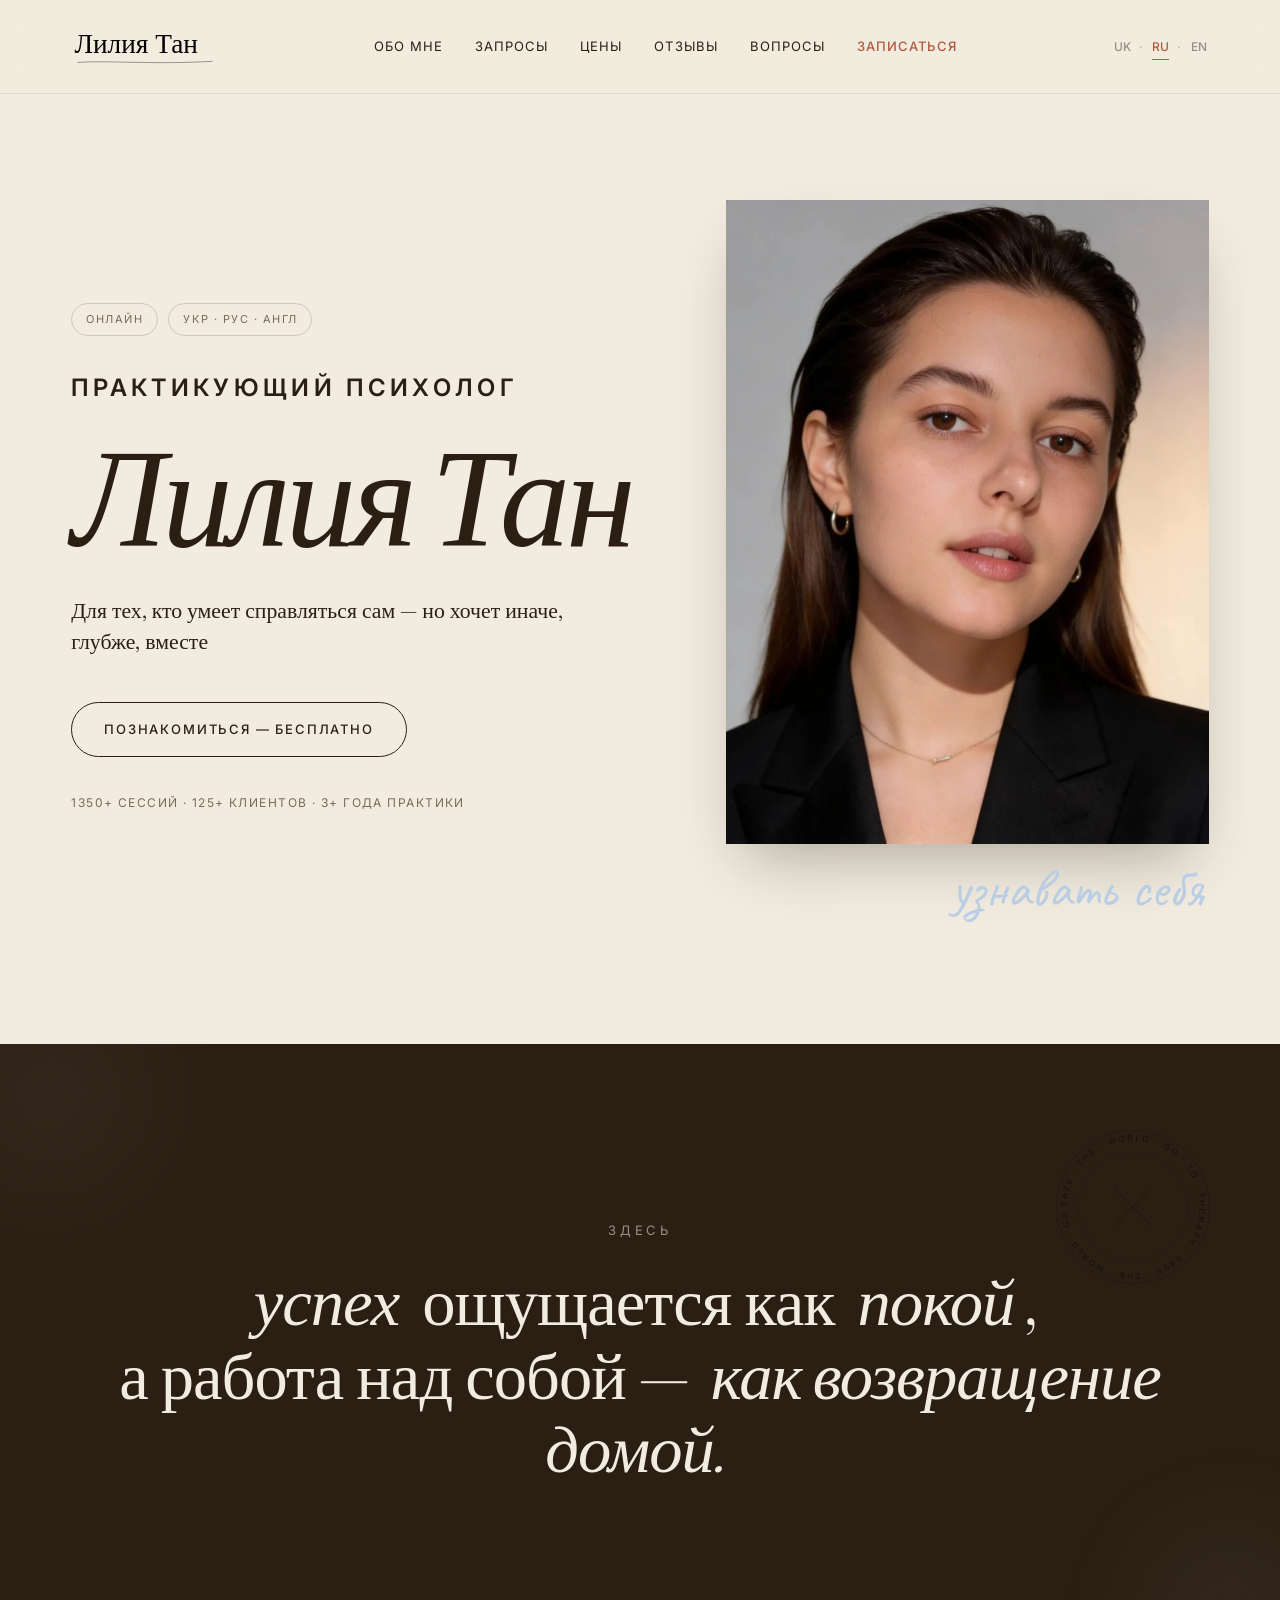
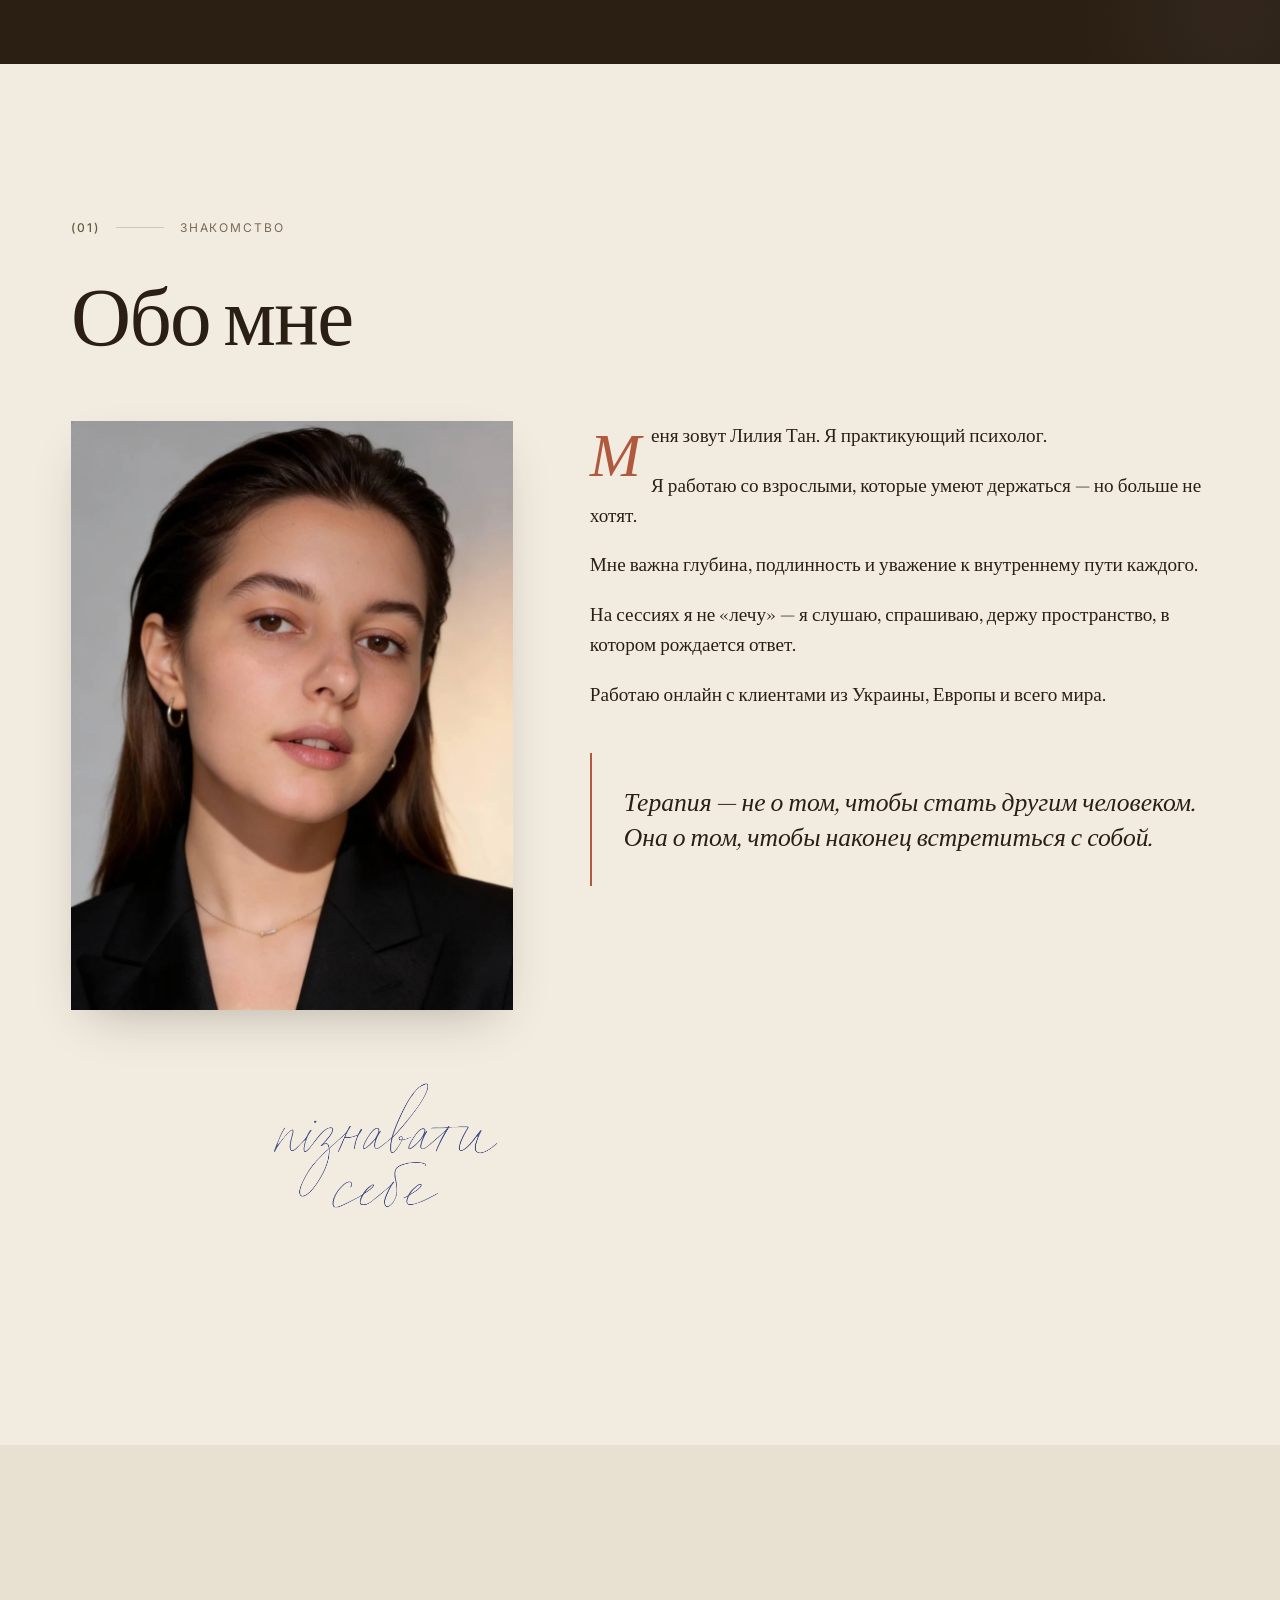
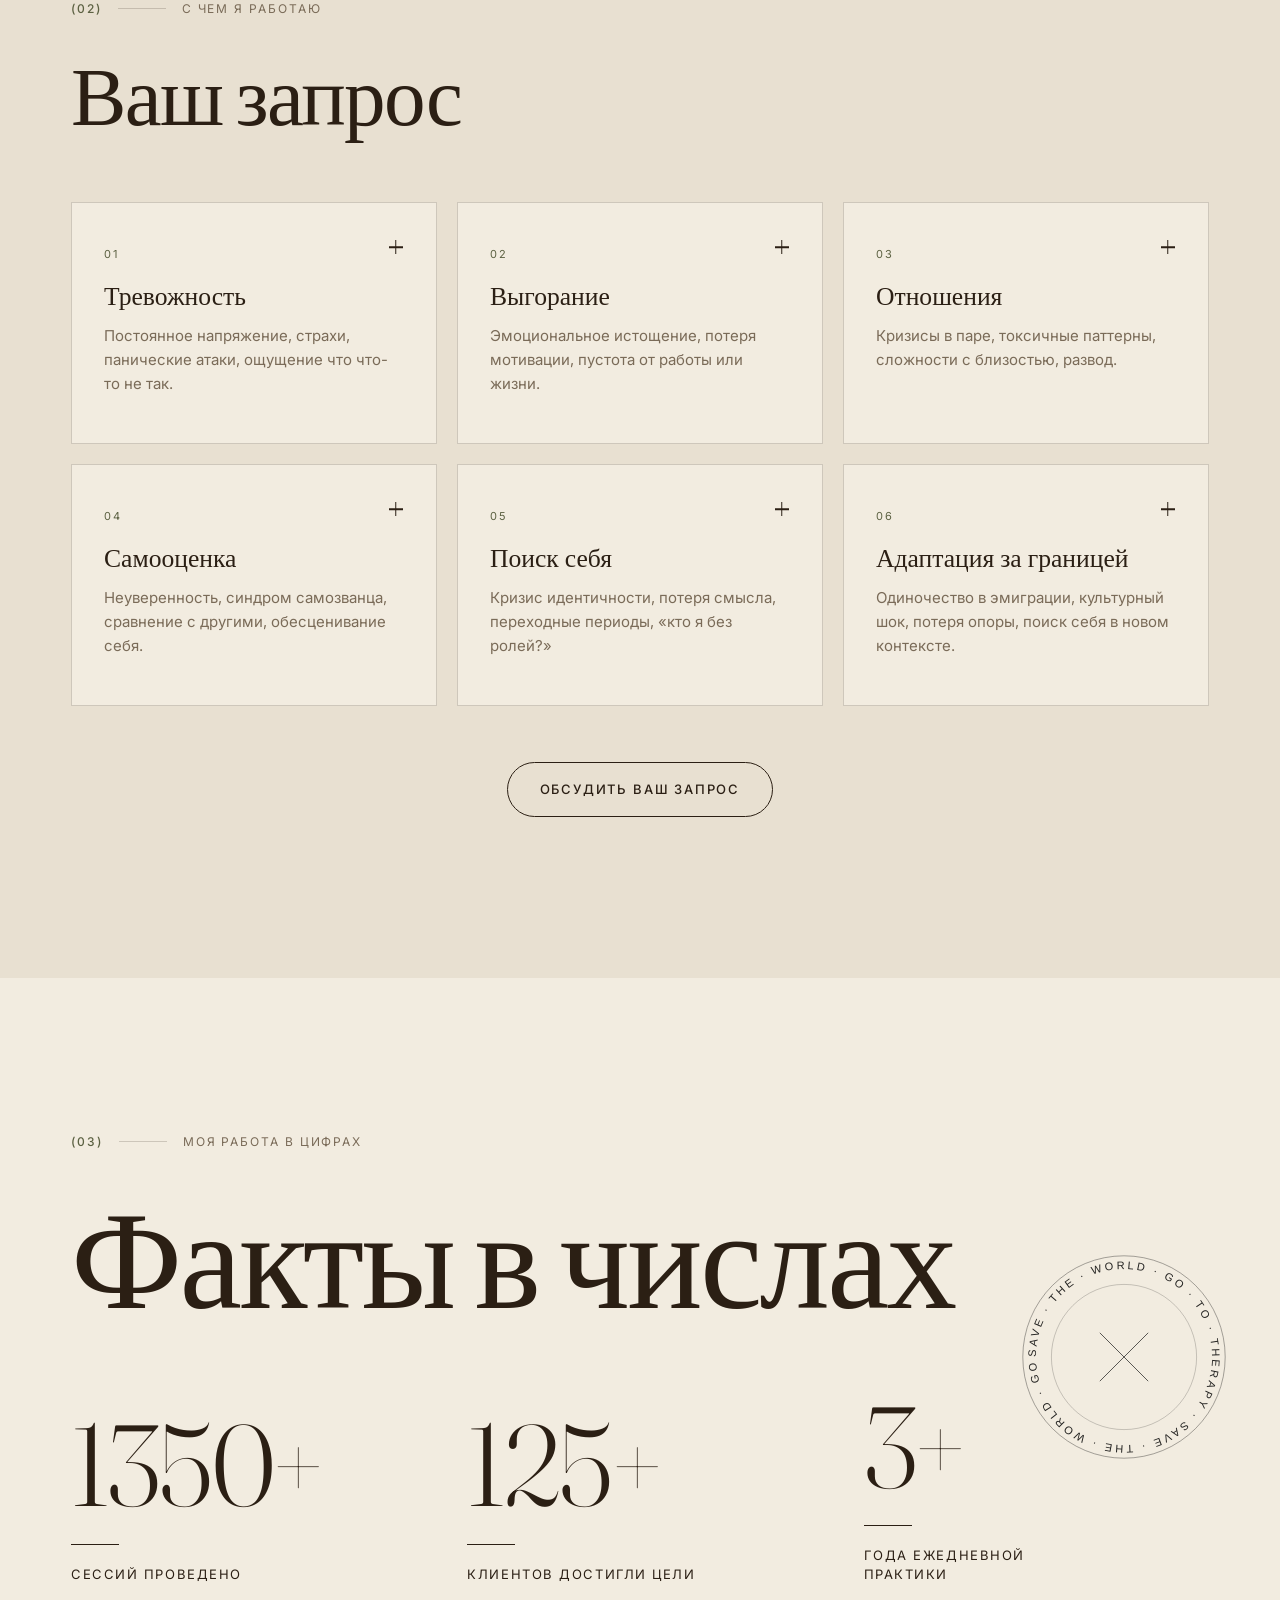
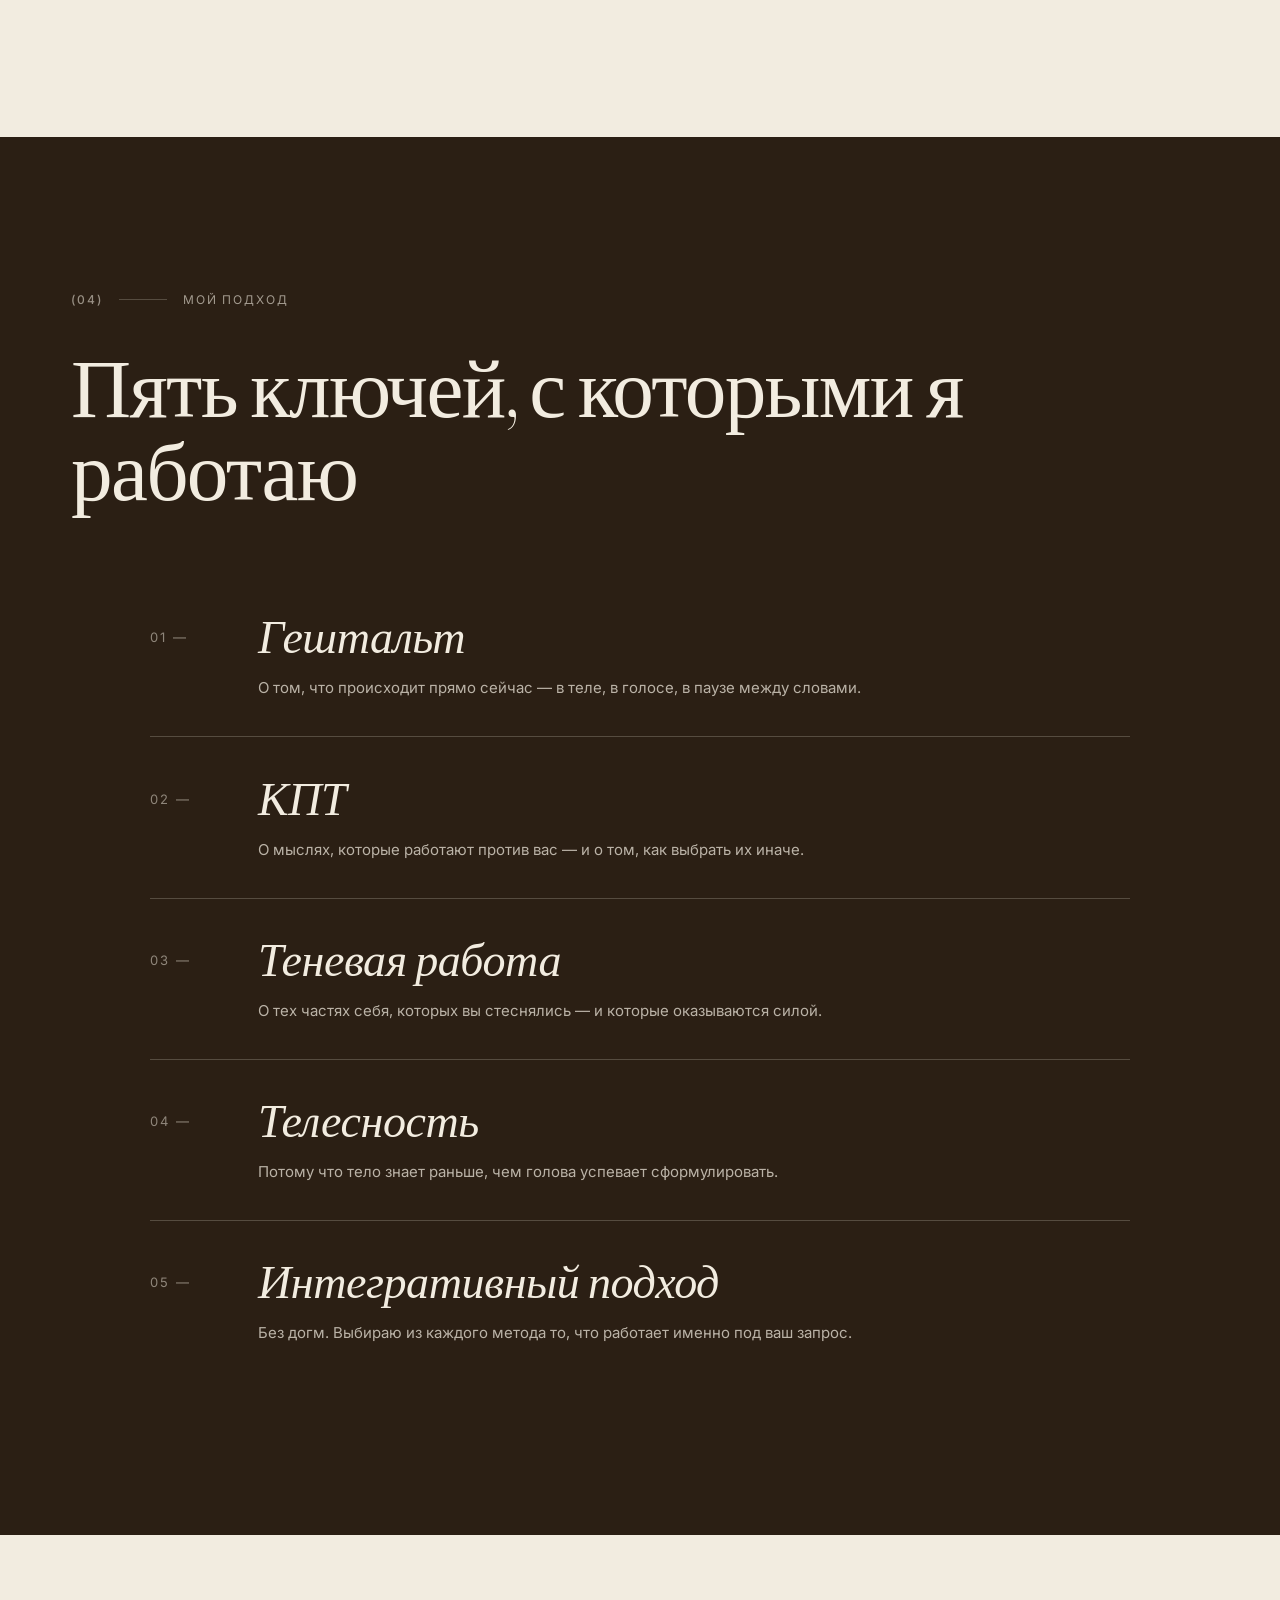
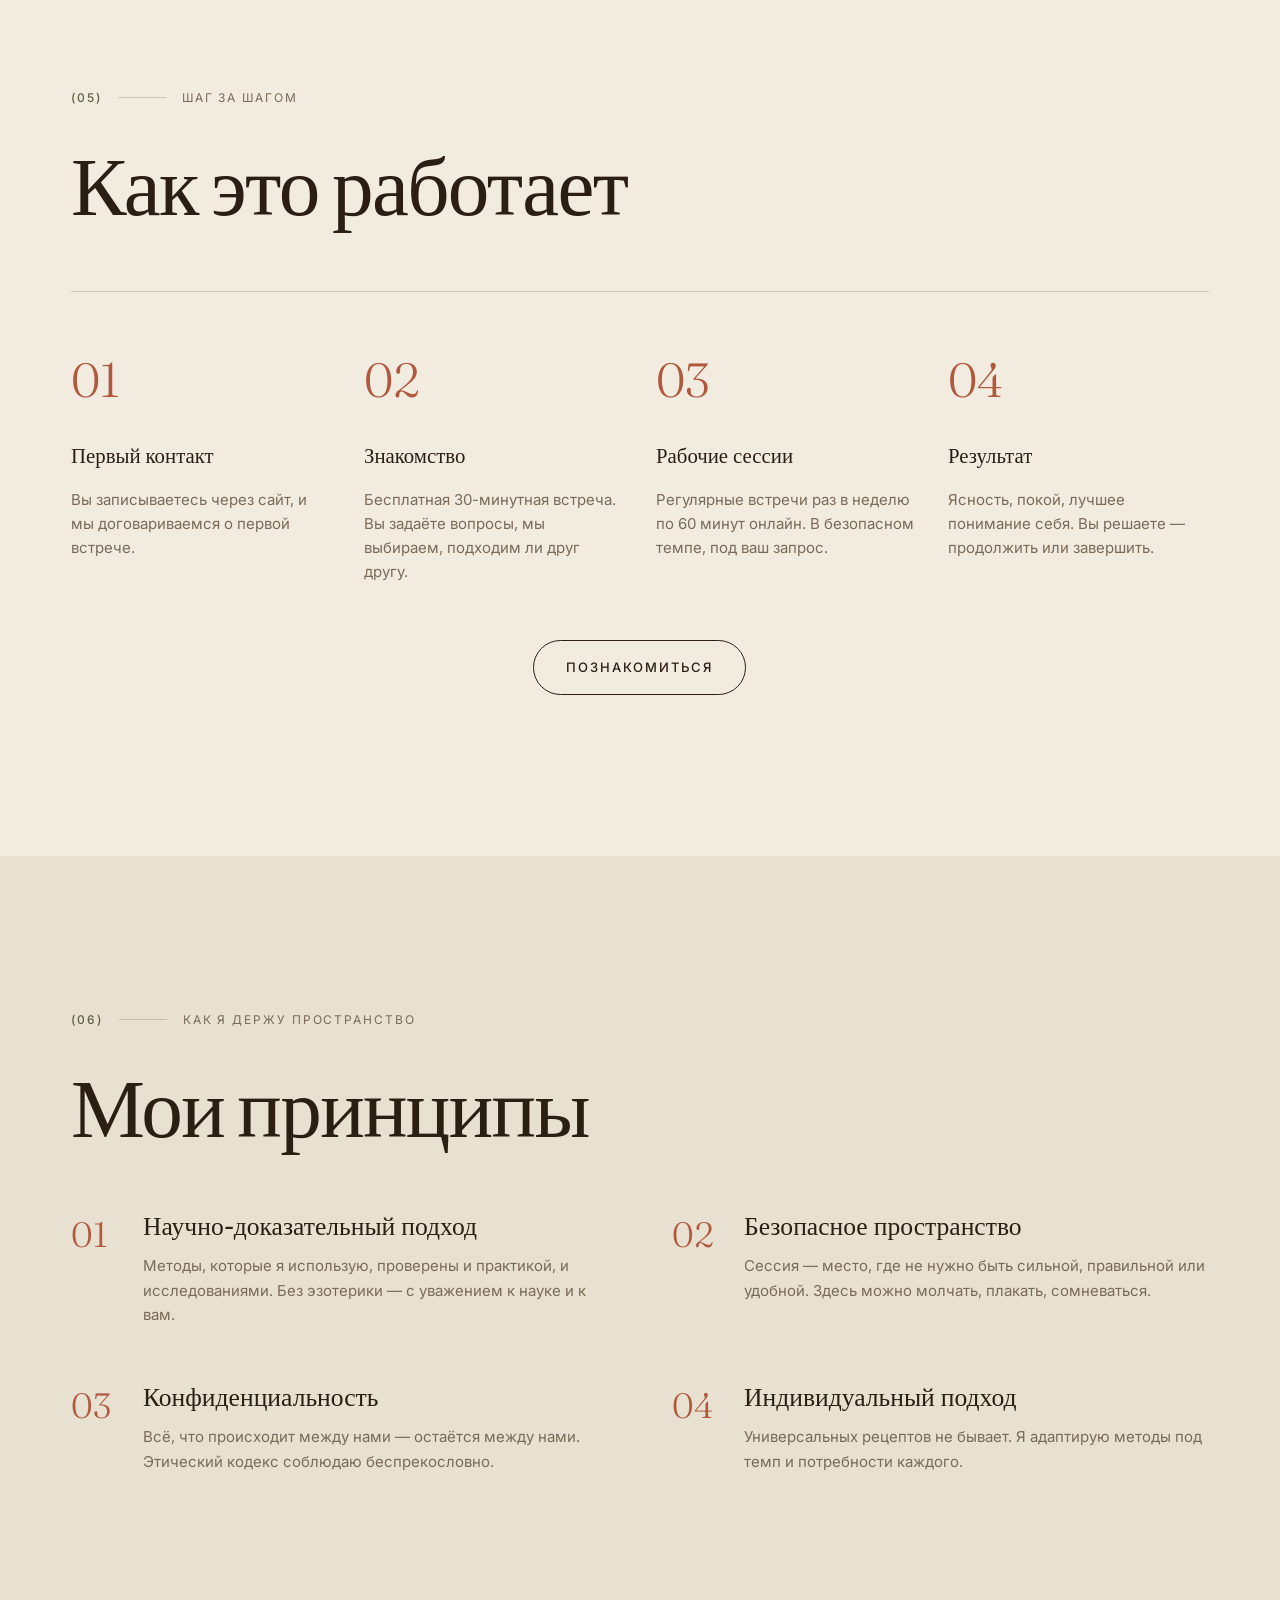
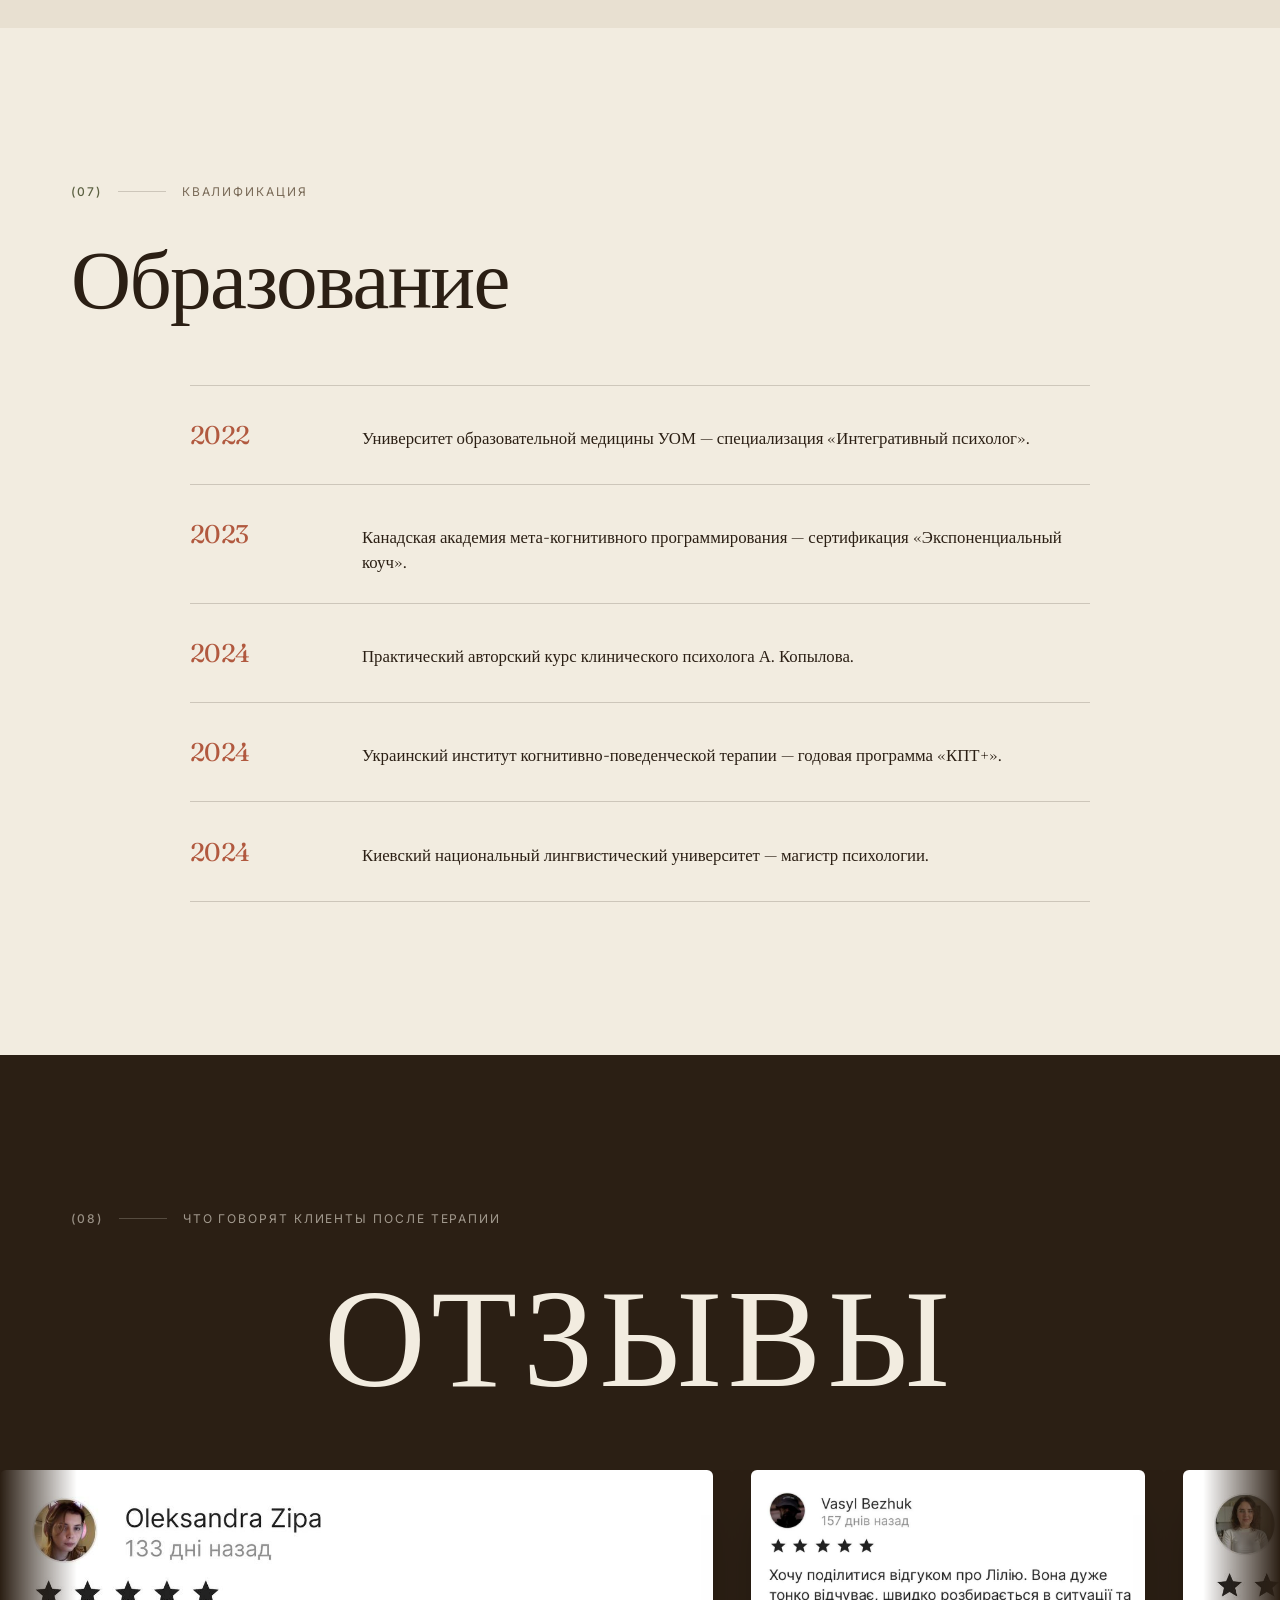
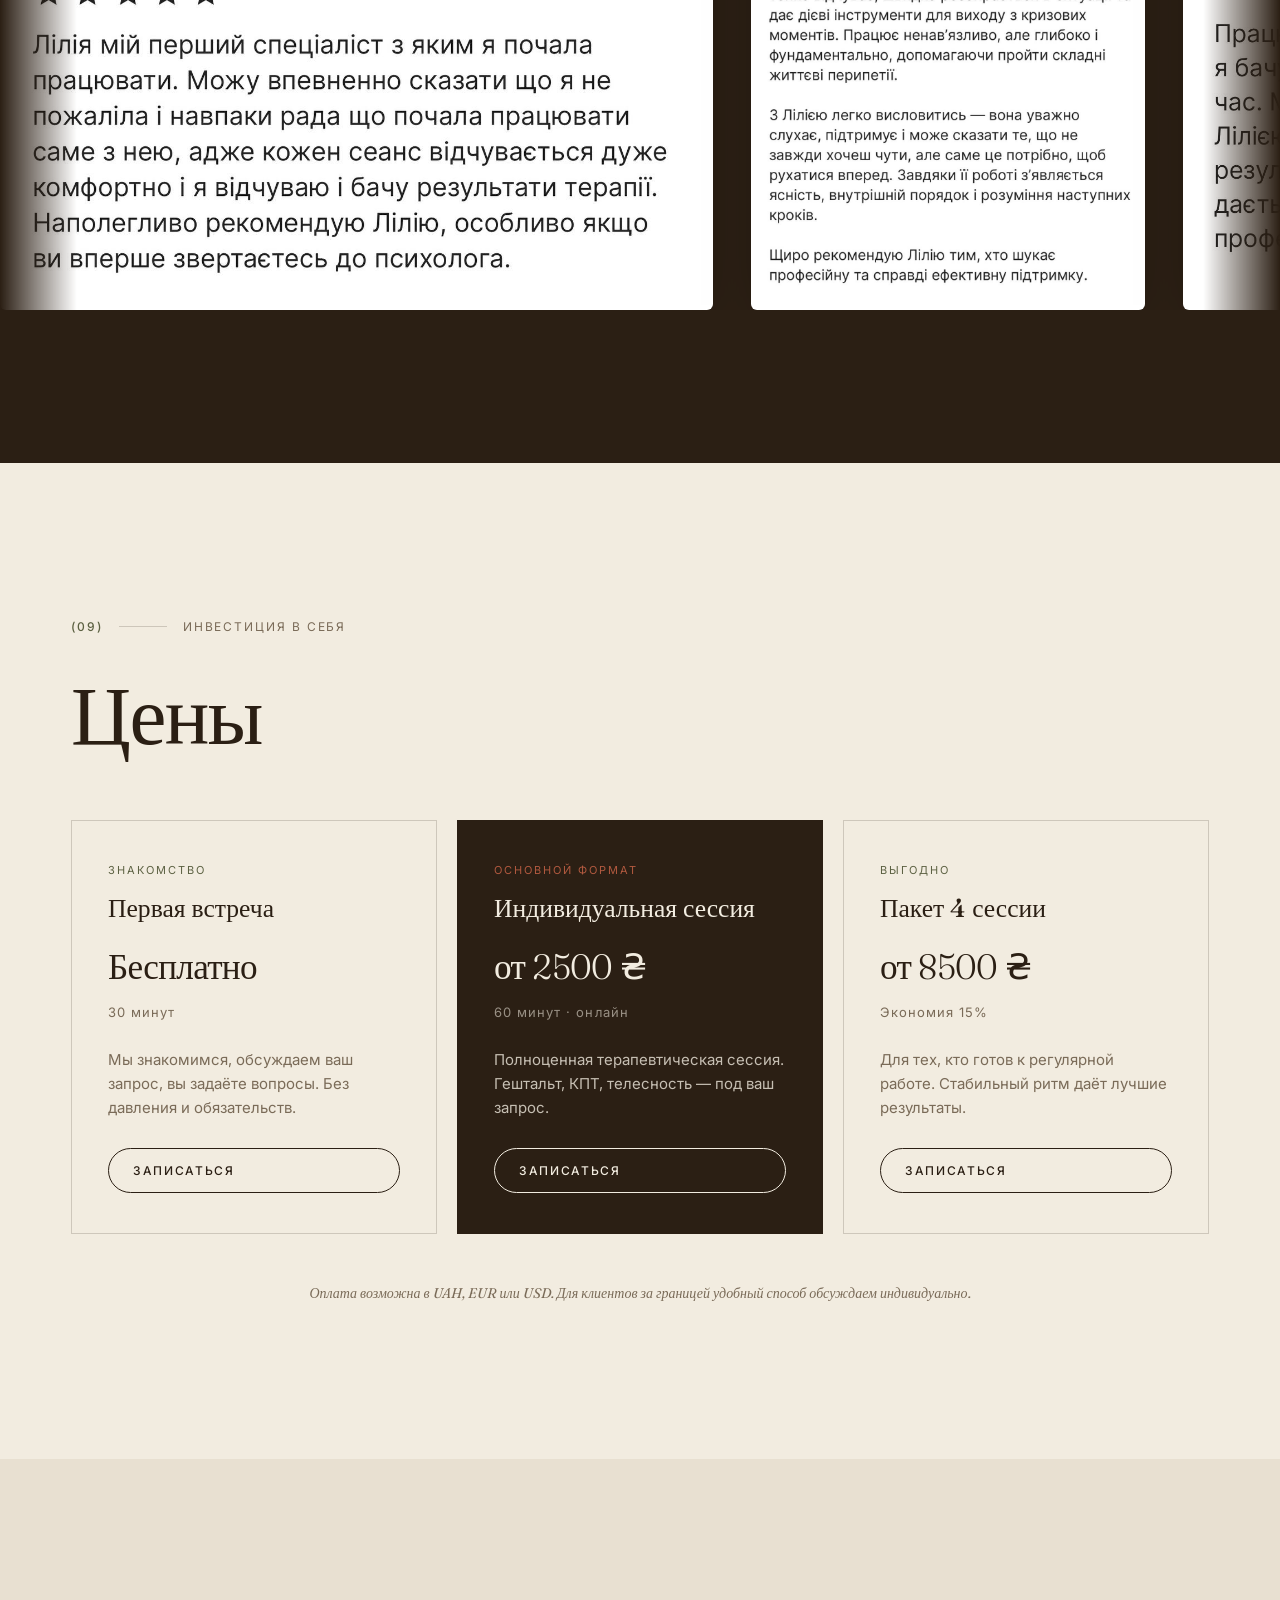
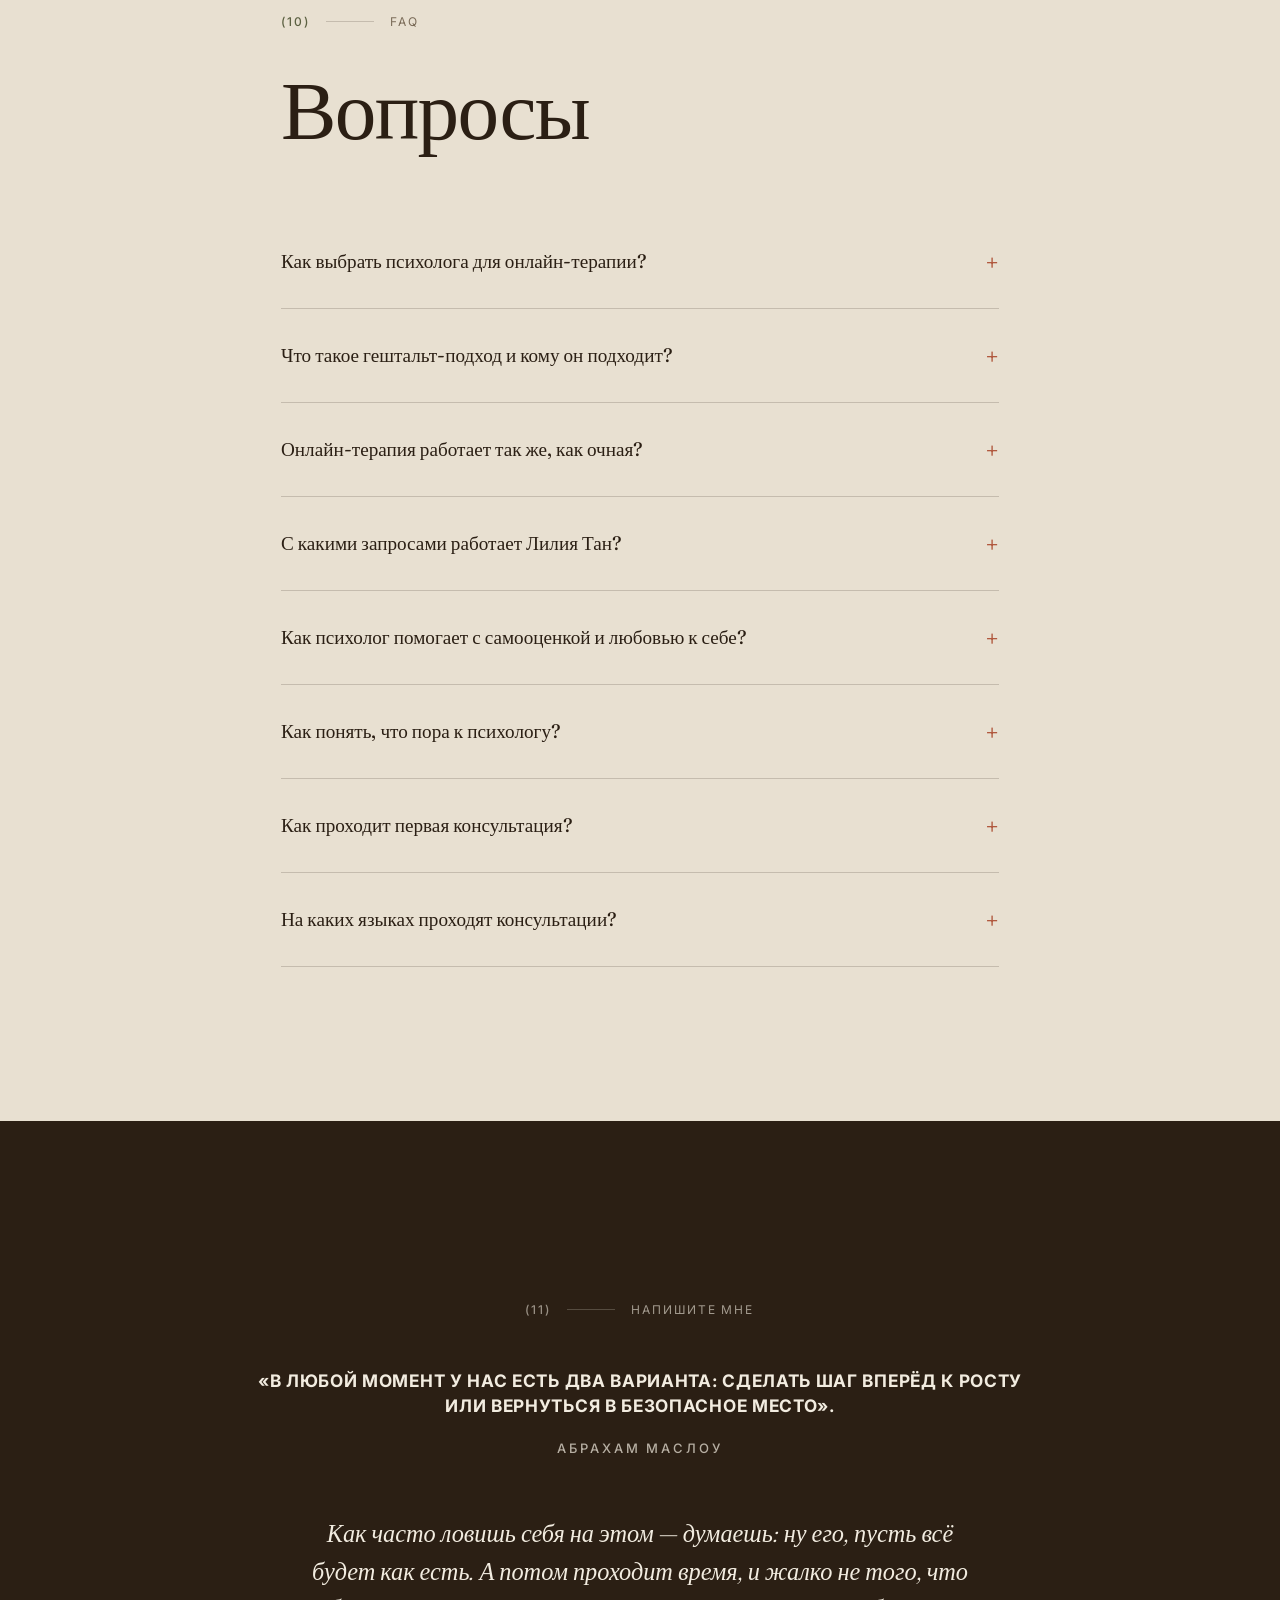
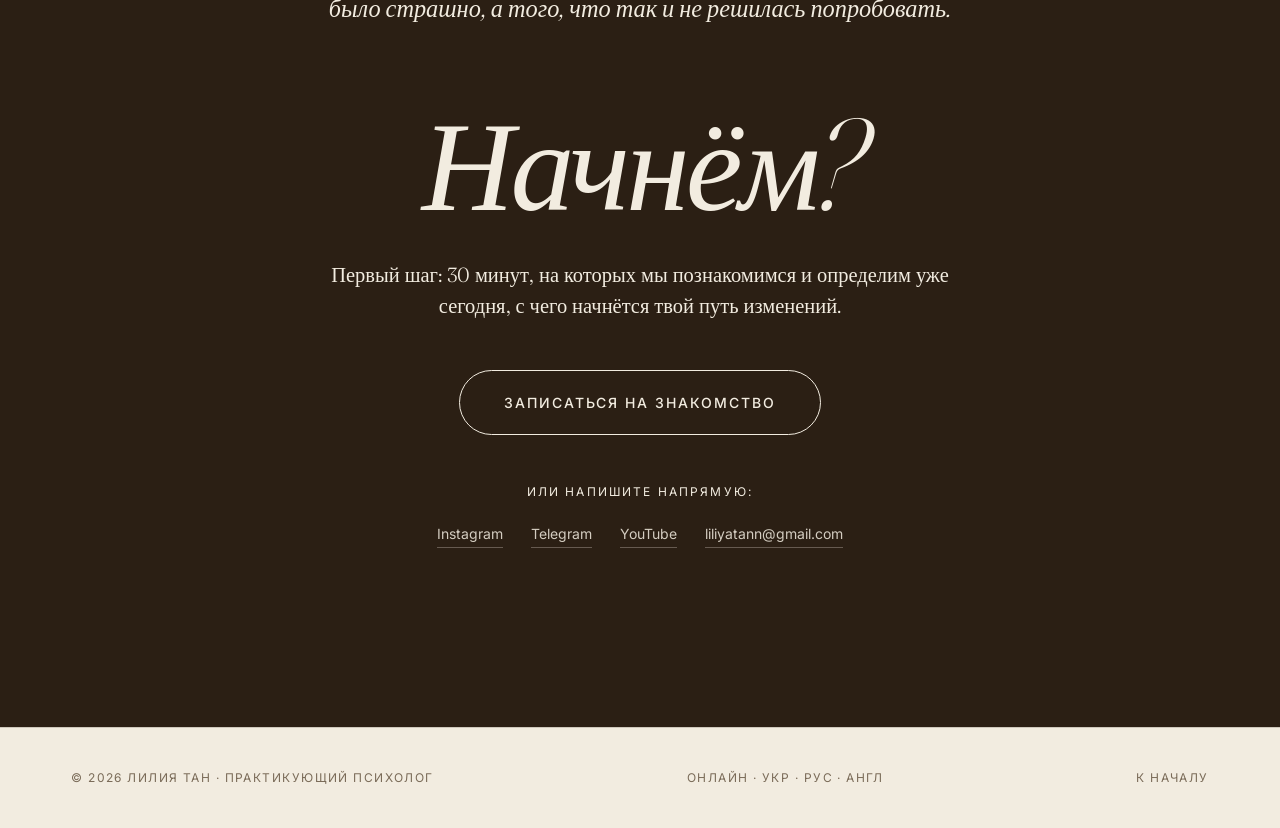
<file: index.html>
<!DOCTYPE html>
<html lang="ru">
<head>
<script type="application/ld+json">
{
  "@context": "https://schema.org",
  "@type": "Person",
  "@id": "https://lilytann.com/#person",
  "name": "Лилия Тан",
  "alternateName": [
    "Лілія Тан",
    "Liliya Tann"
  ],
  "jobTitle": "Психолог",
  "url": "https://lilytann.com",
  "image": "https://lilytann.com/og-image.jpg",
  "description": "Лилия Тан — практикующий психолог. Гештальт-подход, теневая работа, телесность. Онлайн-консультации для взрослых. 1350+ сессий, 125+ клиентов, 3+ года практики.",
  "knowsAbout": [
    "гештальт-терапия",
    "теневая работа",
    "телесность",
    "самооценка",
    "любовь к себе",
    "отношения",
    "психотерапия",
    "личностный рост"
  ],
  "knowsLanguage": [
    "ru",
    "uk",
    "en"
  ],
  "sameAs": [
    "https://youtube.com/@liliya_tann",
    "https://www.instagram.com/liliya.tann",
    "https://t.me/liliyatann"
  ],
  "makesOffer": {
    "@type": "Offer",
    "itemOffered": {
      "@type": "Service",
      "name": "Онлайн-консультация психолога",
      "serviceType": "Гештальт-терапия (онлайн)"
    }
  }
}
</script>

  <meta charset="UTF-8">
  <meta name="viewport" content="width=device-width, initial-scale=1.0">
  <title data-i18n="meta.title">Лилия Тан — Психолог | Онлайн-консультации</title>
  <meta name="description" data-i18n-attr="content" data-i18n="meta.description" content="">
  <meta property="og:title" data-i18n-attr="content" data-i18n="meta.title" content="">
  <meta property="og:description" data-i18n-attr="content" data-i18n="meta.description" content="">
  <meta property="og:image" content="/og-image.jpg">
  <meta property="og:image:width" content="1200">
  <meta property="og:image:height" content="630">
  <meta property="og:type" content="website">
  <meta property="og:url" content="https://lilytann.com/">
  <meta name="twitter:card" content="summary_large_image">
  <meta name="theme-color" content="#f5efe6">
  <link rel="icon" type="image/x-icon" href="/favicon.ico">
  <link rel="icon" type="image/png" sizes="16x16" href="/favicon-16.png">
  <link rel="icon" type="image/png" sizes="32x32" href="/favicon-32.png">
  <link rel="apple-touch-icon" sizes="180x180" href="/apple-touch-icon.png">
  <link rel="manifest" href="/site.webmanifest">
  <link rel="preconnect" href="https://fonts.googleapis.com">
  <link rel="preconnect" href="https://fonts.gstatic.com" crossorigin>
  <link href="https://fonts.googleapis.com/css2?family=Fraunces:ital,opsz,wght@0,9..144,300;0,9..144,400;0,9..144,500;0,9..144,700;0,9..144,900;1,9..144,300;1,9..144,400;1,9..144,500;1,9..144,700&family=Inter:wght@300;400;500;600&family=Caveat:wght@400;500;600&display=swap" rel="stylesheet">
  <link rel="stylesheet" href="styles.css">
  <script type="application/ld+json">
  {
    "@context": "https://schema.org",
    "@type": "FAQPage",
    "inLanguage": "ru",
    "mainEntity": [
      {"@type":"Question","name":"Как выбрать психолога для онлайн-терапии?","acceptedAnswer":{"@type":"Answer","text":"Обращайте внимание на подход, опыт и ощущение контакта на первой встрече. Важно, чтобы рядом со специалистом было безопасно быть собой. Лилия Тан работает в гештальт-подходе, провела 1350+ сессий с 125+ клиентами и предлагает познакомиться на первой консультации бесплатно, чтобы вы могли почувствовать, подходит ли вам формат, без обязательств."}},
      {"@type":"Question","name":"Что такое гештальт-подход и кому он подходит?","acceptedAnswer":{"@type":"Answer","text":"Гештальт-терапия — это работа с тем, что происходит с вами «здесь и сейчас»: с чувствами, телесными реакциями и тем, как вы строите контакт с собой и другими. Подход подходит взрослым, которые хотят не «починить симптом», а лучше понять себя и жить иначе, глубже и честнее. Лилия работает именно так: не даёт готовых советов, а помогает услышать собственный ответ."}},
      {"@type":"Question","name":"Онлайн-терапия работает так же, как очная?","acceptedAnswer":{"@type":"Answer","text":"Да. Для большинства запросов онлайн-формат не уступает очному: важны регулярность и контакт со специалистом, а не кабинет. Лилия работает онлайн с клиентами из Украины, Европы и со всего мира, это удобно, если вы цените гибкость и хотите выбирать психолога вне привязки к городу."}},
      {"@type":"Question","name":"С какими запросами работает Лилия Тан?","acceptedAnswer":{"@type":"Answer","text":"Пять основных направлений: тревожность (постоянное напряжение, страхи, панические атаки), выгорание (истощение, апатия, потеря смысла), отношения (кризисы в паре, токсичные паттерны, страх близости), самооценка (неуверенность, синдром самозванца, обесценивание себя) и поиск себя (кризис идентичности, «кто я без ролей?»)."}},
      {"@type":"Question","name":"Как психолог помогает с самооценкой и любовью к себе?","acceptedAnswer":{"@type":"Answer","text":"Работа с самооценкой — это не про «полюбить себя усилием воли», а про то, чтобы заметить, откуда взялись стыд, сравнение с другими и привычка обесценивать себя, и постепенно выстроить более устойчивое отношение к себе. В гештальт-подходе это происходит через бережное исследование, а не через давление. Это одно из ключевых направлений Лилии Тан."}},
      {"@type":"Question","name":"Как понять, что пора к психологу?","acceptedAnswer":{"@type":"Answer","text":"Стоит обратиться, если вы давно справляетесь сами, но чувствуете постоянную тревогу, усталость, пустоту или повторяете одни и те же сценарии в отношениях. Не обязательно ждать кризиса, терапия помогает и тогда, когда «внешне всё нормально», но внутри хочется иначе."}},
      {"@type":"Question","name":"Как проходит первая консультация?","acceptedAnswer":{"@type":"Answer","text":"Первая встреча — это знакомство: вы рассказываете, что привело, а психолог слушает и помогает прояснить запрос. У Лилии первая консультация-знакомство бесплатна, чтобы вы без обязательств почувствовали контакт и поняли, хотите ли продолжать."}},
      {"@type":"Question","name":"На каких языках проходят консультации?","acceptedAnswer":{"@type":"Answer","text":"На русском, украинском и английском, онлайн."}}
    ]
  }
  </script>
</head>
<body>

  <!-- NAVIGATION -->
  <nav class="nav" id="nav">
    <div class="nav-inner">
      <a href="#top" class="nav-logo" aria-label="Liliya Tann">
        <img id="navSignature" src="images/signature-ru.svg" alt="Лилия Тан" width="180" height="56">
      </a>

      <div class="nav-links" id="navLinks">
        <a href="#about" data-i18n="nav.about">Обо мне</a>
        <a href="#topics" data-i18n="nav.topics">Запросы</a>
        <a href="#pricing" data-i18n="nav.pricing">Цены</a>
        <a href="#reviews" data-i18n="nav.reviews">Отзывы</a>
        <a href="#faq" data-i18n="nav.faq">Вопросы</a>
        <a href="#contact" class="nav-cta" data-i18n="nav.cta">Записаться</a>
      </div>

      <div class="nav-right">
        <div class="lang-switch" role="group" aria-label="Language">
          <button class="lang-btn" data-lang="uk">UK</button>
          <span class="lang-sep">·</span>
          <button class="lang-btn" data-lang="ru">RU</button>
          <span class="lang-sep">·</span>
          <button class="lang-btn" data-lang="en">EN</button>
        </div>
        <button class="nav-toggle" id="navToggle" aria-label="Menu">
          <span></span><span></span>
        </button>
      </div>
    </div>
  </nav>

  <!-- HERO -->
  <header class="hero" id="top">
    <div class="hero-inner">
      <div class="hero-text">
        <div class="hero-badges">
          <span class="badge" data-i18n="hero.badge.online">Онлайн</span>
          <span class="badge" data-i18n="hero.badge.langs">Укр · Рус · Англ</span>
        </div>
        <div class="eyebrow" data-i18n="hero.eyebrow">Практикующий психолог</div>
        <h1 class="hero-name"><span data-i18n="hero.name">Лилия Тан</span></h1>
        <p class="hero-tagline" data-i18n="hero.tagline">Для тех, кто умеет справляться сам — но хочет иначе, глубже, вместе</p>
        <a href="https://calendly.com/liliyatann/book_me_session" target="_blank" rel="noopener" class="btn-primary" data-i18n="hero.cta">Познакомиться — бесплатно</a>
        <div class="hero-trust" data-i18n="hero.trust">1350+ сессий · 125+ клиентов · 3+ года практики</div>
      </div>
      <div class="hero-visual">
        <div class="hero-img-wrap">
          <img src="images/hero-main.webp" alt="Лилия Тан" class="hero-img" loading="eager">
        </div>
        <span class="hero-script" data-i18n="hero.handwritten">узнавать себя</span>
      </div>
    </div>
  </header>

  <!-- MANIFESTO (espresso) -->
  <section class="manifesto" aria-label="Manifesto">
    <div class="manifesto-stamp" aria-hidden="true">
      <img src="images/stamp.svg" alt="">
    </div>
    <div class="manifesto-inner reveal">
      <p class="manifesto-body">
        <span class="mf-pre" data-i18n="manifesto.pre">Здесь</span>
        <em class="mf-em" data-i18n="manifesto.line1">успех</em>
        <span data-i18n="manifesto.line2">ощущается как</span>
        <em class="mf-em" data-i18n="manifesto.line3">покой</em>,<br>
        <span data-i18n="manifesto.line4">а работа над собой —</span>
        <em class="mf-em" data-i18n="manifesto.line5">как возвращение домой.</em>
      </p>
    </div>
  </section>

  <!-- (01) ABOUT -->
  <section class="section" id="about">
    <div class="container">
      <div class="section-head reveal">
        <span class="sec-num" data-i18n="about.num">(01)</span>
        <span class="sec-line"></span>
        <span class="sec-label" data-i18n="about.label">Знакомство</span>
      </div>
      <h2 class="sec-title reveal" data-i18n="about.title">Обо мне</h2>

      <div class="about-grid reveal">
        <div class="about-portrait">
          <img src="images/hero-main.webp" alt="Лилия Тан" loading="lazy" class="about-portrait-img">
          <img src="images/handwritten.webp" alt="" class="about-handwritten" loading="lazy" aria-hidden="true">
        </div>
        <div class="about-copy">
          <p data-i18n="about.p1">Меня зовут Лилия Тан. Я практикующий психолог.</p>
          <p data-i18n="about.p2">Я работаю со взрослыми, которые умеют держаться — но больше не хотят.</p>
          <p data-i18n="about.p3">Мне важна глубина, подлинность и уважение к внутреннему пути каждого.</p>
          <p data-i18n="about.p4">На сессиях я не «лечу» — я слушаю, спрашиваю, держу пространство, в котором рождается ответ.</p>
          <p data-i18n="about.p5">Работаю онлайн с клиентами из Украины, Европы и всего мира.</p>

          <blockquote class="about-quote">
            <span data-i18n="about.quote">Терапия — не о том, чтобы стать другим человеком. Она о том, чтобы наконец встретиться с собой.</span>
          </blockquote>
        </div>
      </div>
    </div>
  </section>

  <!-- (02) TOPICS -->
  <section class="section section-soft" id="topics">
    <div class="container">
      <div class="section-head reveal">
        <span class="sec-num" data-i18n="topics.num">(02)</span>
        <span class="sec-line"></span>
        <span class="sec-label" data-i18n="topics.label">С чем я работаю</span>
      </div>
      <h2 class="sec-title reveal" data-i18n="topics.title">Ваш запрос</h2>

      <div class="bento">
        <details class="bento-card reveal">
          <summary class="bento-summary">
            <span class="bento-num">01</span>
            <span class="bento-toggle" aria-hidden="true"></span>
            <h3 data-i18n="topics.1.title">Тревожность</h3>
            <p class="bento-desc" data-i18n="topics.1.text">Постоянное напряжение, страхи, панические атаки, ощущение что что-то не так.</p>
          </summary>
          <ul class="bento-pains">
            <li data-i18n="topics.1.p.1">постоянная тревога</li>
            <li data-i18n="topics.1.p.2">страх перед будущим</li>
            <li data-i18n="topics.1.p.3">бессонница и тревожные мысли</li>
            <li data-i18n="topics.1.p.4">панические атаки</li>
            <li data-i18n="topics.1.p.5">тело в постоянном напряжении</li>
            <li data-i18n="topics.1.p.6">невозможность расслабиться</li>
          </ul>
        </details>
        <details class="bento-card reveal">
          <summary class="bento-summary">
            <span class="bento-num">02</span>
            <span class="bento-toggle" aria-hidden="true"></span>
            <h3 data-i18n="topics.2.title">Выгорание</h3>
            <p class="bento-desc" data-i18n="topics.2.text">Эмоциональное истощение, потеря мотивации, пустота от работы или жизни.</p>
          </summary>
          <ul class="bento-pains">
            <li data-i18n="topics.2.p.1">эмоциональное истощение</li>
            <li data-i18n="topics.2.p.2">апатия и потеря смысла</li>
            <li data-i18n="topics.2.p.3">циничное отношение к работе</li>
            <li data-i18n="topics.2.p.4">ощущение внутренней пустоты</li>
            <li data-i18n="topics.2.p.5">нет сил даже на отдых</li>
            <li data-i18n="topics.2.p.6">раздражительность к близким</li>
          </ul>
        </details>
        <details class="bento-card reveal">
          <summary class="bento-summary">
            <span class="bento-num">03</span>
            <span class="bento-toggle" aria-hidden="true"></span>
            <h3 data-i18n="topics.3.title">Отношения</h3>
            <p class="bento-desc" data-i18n="topics.3.text">Кризисы в паре, токсичные паттерны, сложности с близостью, развод.</p>
          </summary>
          <ul class="bento-pains">
            <li data-i18n="topics.3.p.1">конфликты без разрешения</li>
            <li data-i18n="topics.3.p.2">токсичные паттерны</li>
            <li data-i18n="topics.3.p.3">страх близости</li>
            <li data-i18n="topics.3.p.4">ревность и недоверие</li>
            <li data-i18n="topics.3.p.5">одиночество рядом с партнёром</li>
            <li data-i18n="topics.3.p.6">непонимание и дистанция</li>
          </ul>
        </details>
        <details class="bento-card reveal">
          <summary class="bento-summary">
            <span class="bento-num">04</span>
            <span class="bento-toggle" aria-hidden="true"></span>
            <h3 data-i18n="topics.4.title">Самооценка</h3>
            <p class="bento-desc" data-i18n="topics.4.text">Неуверенность, синдром самозванца, сравнение с другими, обесценивание себя.</p>
          </summary>
          <ul class="bento-pains">
            <li data-i18n="topics.4.p.1">синдром хорошей девочки</li>
            <li data-i18n="topics.4.p.2">нестабильная самооценка</li>
            <li data-i18n="topics.4.p.3">постоянное сравнение с другими</li>
            <li data-i18n="topics.4.p.4">стыд за себя</li>
            <li data-i18n="topics.4.p.5">непринятие себя</li>
            <li data-i18n="topics.4.p.6">отсутствие веры в свои возможности</li>
          </ul>
        </details>
        <details class="bento-card reveal">
          <summary class="bento-summary">
            <span class="bento-num">05</span>
            <span class="bento-toggle" aria-hidden="true"></span>
            <h3 data-i18n="topics.5.title">Поиск себя</h3>
            <p class="bento-desc" data-i18n="topics.5.text">Кризис идентичности, потеря смысла, переходные периоды, «кто я без ролей?»</p>
          </summary>
          <ul class="bento-pains">
            <li data-i18n="topics.5.p.1">кризис идентичности</li>
            <li data-i18n="topics.5.p.2">«кто я без ролей?»</li>
            <li data-i18n="topics.5.p.3">потеря смысла жизни</li>
            <li data-i18n="topics.5.p.4">страх перемен</li>
            <li data-i18n="topics.5.p.5">растерянность в выборе</li>
            <li data-i18n="topics.5.p.6">потеря контакта с собой</li>
          </ul>
        </details>
        <details class="bento-card reveal">
          <summary class="bento-summary">
            <span class="bento-num">06</span>
            <span class="bento-toggle" aria-hidden="true"></span>
            <h3 data-i18n="topics.6.title">Адаптация за границей</h3>
            <p class="bento-desc" data-i18n="topics.6.text">Одиночество в эмиграции, культурный шок, потеря опоры, поиск себя в новом контексте.</p>
          </summary>
          <ul class="bento-pains">
            <li data-i18n="topics.6.p.1">чувство одиночества</li>
            <li data-i18n="topics.6.p.2">потеря идентичности</li>
            <li data-i18n="topics.6.p.3">растерянность</li>
            <li data-i18n="topics.6.p.4">паника</li>
          </ul>
        </details>
      </div>

      <div class="center-cta reveal">
        <a href="https://calendly.com/liliyatann/book_me_session" target="_blank" rel="noopener" class="btn-primary" data-i18n="topics.cta">Обсудить ваш запрос</a>
      </div>
    </div>
  </section>

  <!-- (03) STATS -->
  <section class="section stats" aria-label="Stats">
    <div class="container stats-container">
      <div class="section-head reveal">
        <span class="sec-num" data-i18n="stats.num">(03)</span>
        <span class="sec-line"></span>
        <span class="sec-label" data-i18n="stats.label">Моя работа в цифрах</span>
      </div>
      <h2 class="sec-title sec-title-xl reveal" data-i18n="stats.title">Факты в числах</h2>

      <div class="stats-grid reveal">
        <div class="stat">
          <div class="stat-num" data-i18n="stats.n1">1350+</div>
          <div class="stat-rule"></div>
          <div class="stat-label" data-i18n="stats.l1">Сессий проведено</div>
        </div>
        <div class="stat">
          <div class="stat-num" data-i18n="stats.n2">125+</div>
          <div class="stat-rule"></div>
          <div class="stat-label" data-i18n="stats.l2">Клиентов достигли цели</div>
        </div>
        <div class="stat">
          <div class="stat-num" data-i18n="stats.n3">3+</div>
          <div class="stat-rule"></div>
          <div class="stat-label" data-i18n="stats.l3">Года ежедневной практики</div>
        </div>
      </div>

      <div class="stamp" aria-hidden="true">
        <img src="images/stamp.svg" alt="">
      </div>
    </div>
  </section>

  <!-- (04) APPROACH (espresso) -->
  <section class="section dark" id="approach">
    <div class="container">
      <div class="section-head reveal">
        <span class="sec-num" data-i18n="approach.num">(04)</span>
        <span class="sec-line"></span>
        <span class="sec-label" data-i18n="approach.label">Мой подход</span>
      </div>
      <h2 class="sec-title reveal" data-i18n="approach.title">Пять ключей, с которыми я работаю</h2>

      <ol class="approach-list">
        <li class="approach-item reveal">
          <span class="app-idx">01 —</span>
          <em class="app-name" data-i18n="approach.1.name">Гештальт</em>
          <p class="app-text" data-i18n="approach.1.text">О том, что происходит прямо сейчас — в теле, в голосе, в паузе между словами.</p>
        </li>
        <li class="approach-item reveal">
          <span class="app-idx">02 —</span>
          <em class="app-name" data-i18n="approach.2.name">КПТ</em>
          <p class="app-text" data-i18n="approach.2.text">О мыслях, которые работают против вас — и о том, как выбрать их иначе.</p>
        </li>
        <li class="approach-item reveal">
          <span class="app-idx">03 —</span>
          <em class="app-name" data-i18n="approach.3.name">Теневая работа</em>
          <p class="app-text" data-i18n="approach.3.text">О тех частях себя, которых вы стеснялись — и которые оказываются силой.</p>
        </li>
        <li class="approach-item reveal">
          <span class="app-idx">04 —</span>
          <em class="app-name" data-i18n="approach.4.name">Телесность</em>
          <p class="app-text" data-i18n="approach.4.text">Потому что тело знает раньше, чем голова успевает сформулировать.</p>
        </li>
        <li class="approach-item reveal">
          <span class="app-idx">05 —</span>
          <em class="app-name" data-i18n="approach.5.name">Интегративный подход</em>
          <p class="app-text" data-i18n="approach.5.text">Без догм. Выбираю из каждого метода то, что работает именно под ваш запрос.</p>
        </li>
      </ol>
    </div>
  </section>

  <!-- (05) STEPS -->
  <section class="section" id="howit">
    <div class="container">
      <div class="section-head reveal">
        <span class="sec-num" data-i18n="steps.num">(05)</span>
        <span class="sec-line"></span>
        <span class="sec-label" data-i18n="steps.label">Шаг за шагом</span>
      </div>
      <h2 class="sec-title reveal" data-i18n="steps.title">Как это работает</h2>

      <div class="steps">
        <div class="step reveal">
          <div class="step-num">01</div>
          <div class="step-title" data-i18n="steps.1.t">Первый контакт</div>
          <p data-i18n="steps.1.d">Вы записываетесь через сайт, и мы договариваемся о первой встрече.</p>
        </div>
        <div class="step reveal">
          <div class="step-num">02</div>
          <div class="step-title" data-i18n="steps.2.t">Знакомство</div>
          <p data-i18n="steps.2.d">Бесплатная 30-минутная встреча. Вы задаёте вопросы, мы выбираем, подходим ли друг другу.</p>
        </div>
        <div class="step reveal">
          <div class="step-num">03</div>
          <div class="step-title" data-i18n="steps.3.t">Рабочие сессии</div>
          <p data-i18n="steps.3.d">Регулярные встречи раз в неделю по 60 минут онлайн.</p>
        </div>
        <div class="step reveal">
          <div class="step-num">04</div>
          <div class="step-title" data-i18n="steps.4.t">Результат</div>
          <p data-i18n="steps.4.d">Ясность, покой, лучшее понимание себя. Вы решаете — продолжить или завершить.</p>
        </div>
      </div>

      <div class="center-cta reveal">
        <a href="https://calendly.com/liliyatann/book_me_session" target="_blank" rel="noopener" class="btn-primary" data-i18n="steps.cta">Познакомиться</a>
      </div>
    </div>
  </section>

  <!-- (06) PRINCIPLES -->
  <section class="section section-soft" id="principles">
    <div class="container">
      <div class="section-head reveal">
        <span class="sec-num" data-i18n="principles.num">(06)</span>
        <span class="sec-line"></span>
        <span class="sec-label" data-i18n="principles.label">Как я держу пространство</span>
      </div>
      <h2 class="sec-title reveal" data-i18n="principles.title">Мои принципы</h2>

      <div class="principles">
        <div class="principle reveal">
          <div class="p-num">01</div>
          <h3 data-i18n="principles.1.t">Научно-доказательный подход</h3>
          <p data-i18n="principles.1.d">Методы, которые я использую, проверены и практикой, и исследованиями. Без эзотерики — с уважением к науке и к вам.</p>
        </div>
        <div class="principle reveal">
          <div class="p-num">02</div>
          <h3 data-i18n="principles.2.t">Безопасное пространство</h3>
          <p data-i18n="principles.2.d">Сессия — место, где не нужно быть сильной, правильной или удобной. Здесь можно молчать, плакать, сомневаться.</p>
        </div>
        <div class="principle reveal">
          <div class="p-num">03</div>
          <h3 data-i18n="principles.3.t">Конфиденциальность</h3>
          <p data-i18n="principles.3.d">Всё, что происходит между нами — остаётся между нами. Этический кодекс соблюдаю беспрекословно.</p>
        </div>
        <div class="principle reveal">
          <div class="p-num">04</div>
          <h3 data-i18n="principles.4.t">Индивидуальный подход</h3>
          <p data-i18n="principles.4.d">Универсальных рецептов не бывает. Я адаптирую методы под темп и потребности каждого.</p>
        </div>
      </div>
    </div>
  </section>

  <!-- (07) EDUCATION -->
  <section class="section" id="education">
    <div class="container">
      <div class="section-head reveal">
        <span class="sec-num" data-i18n="edu.num">(07)</span>
        <span class="sec-line"></span>
        <span class="sec-label" data-i18n="edu.label">Квалификация</span>
      </div>
      <h2 class="sec-title reveal" data-i18n="edu.title">Образование</h2>

      <ul class="edu-timeline">
        <li class="edu reveal">
          <span class="edu-y" data-i18n="edu.1.y">2022</span>
          <span class="edu-d" data-i18n="edu.1.d">Университет образовательной медицины УОМ — специализация «Интегративный психолог».</span>
        </li>
        <li class="edu reveal">
          <span class="edu-y" data-i18n="edu.2.y">2023</span>
          <span class="edu-d" data-i18n="edu.2.d">Канадская академия мета-когнитивного программирования — сертификация «Экспоненциальный коуч».</span>
        </li>
        <li class="edu reveal">
          <span class="edu-y" data-i18n="edu.3.y">2024</span>
          <span class="edu-d" data-i18n="edu.3.d">Практический авторский курс клинического психолога А. Копылова.</span>
        </li>
        <li class="edu reveal">
          <span class="edu-y" data-i18n="edu.4.y">2024</span>
          <span class="edu-d" data-i18n="edu.4.d">Украинский институт когнитивно-поведенческой терапии — годовая программа «КПТ+».</span>
        </li>
        <li class="edu reveal">
          <span class="edu-y" data-i18n="edu.5.y">2024</span>
          <span class="edu-d" data-i18n="edu.5.d">Киевский национальный лингвистический университет — магистр психологии.</span>
        </li>
      </ul>
    </div>
  </section>

  <!-- (08) REVIEWS -->
  <section class="section dark reviews-section" id="reviews">
    <div class="container">
      <div class="section-head reveal">
        <span class="sec-num" data-i18n="reviews.num">(08)</span>
        <span class="sec-line"></span>
        <span class="sec-label" data-i18n="reviews.label">Что говорят клиенты после терапии</span>
      </div>
      <h2 class="sec-title sec-title-xl reviews-title reveal" data-i18n="reviews.title">ОТЗЫВЫ</h2>
    </div>
    <div class="ticker reveal" aria-label="Клиентские отзывы">
      <div class="ticker-track">
        <figure class="ticker-item"><img src="images/reviews/review-01.jpg" alt="Отзыв клиента" loading="lazy"></figure>
        <figure class="ticker-item"><img src="images/reviews/review-02.jpg" alt="Отзыв клиента" loading="lazy"></figure>
        <figure class="ticker-item"><img src="images/reviews/review-03.jpg" alt="Отзыв клиента" loading="lazy"></figure>
        <figure class="ticker-item"><img src="images/reviews/review-04.jpg" alt="Отзыв клиента" loading="lazy"></figure>
        <figure class="ticker-item"><img src="images/reviews/review-05.jpg" alt="Отзыв клиента" loading="lazy"></figure>
        <figure class="ticker-item"><img src="images/reviews/review-06.jpg" alt="Отзыв клиента" loading="lazy"></figure>
        <figure class="ticker-item"><img src="images/reviews/review-07.jpg" alt="Отзыв клиента" loading="lazy"></figure>
        <figure class="ticker-item"><img src="images/reviews/review-08.jpg" alt="Отзыв клиента" loading="lazy"></figure>
        <figure class="ticker-item"><img src="images/reviews/review-09.jpg" alt="Отзыв клиента" loading="lazy"></figure>
        <figure class="ticker-item"><img src="images/reviews/review-10.jpg" alt="Отзыв клиента" loading="lazy"></figure>
        <figure class="ticker-item"><img src="images/reviews/review-11.jpg" alt="Отзыв клиента" loading="lazy"></figure>
        <figure class="ticker-item" aria-hidden="true"><img src="images/reviews/review-01.jpg" alt="" loading="lazy"></figure>
        <figure class="ticker-item" aria-hidden="true"><img src="images/reviews/review-02.jpg" alt="" loading="lazy"></figure>
        <figure class="ticker-item" aria-hidden="true"><img src="images/reviews/review-03.jpg" alt="" loading="lazy"></figure>
        <figure class="ticker-item" aria-hidden="true"><img src="images/reviews/review-04.jpg" alt="" loading="lazy"></figure>
        <figure class="ticker-item" aria-hidden="true"><img src="images/reviews/review-05.jpg" alt="" loading="lazy"></figure>
        <figure class="ticker-item" aria-hidden="true"><img src="images/reviews/review-06.jpg" alt="" loading="lazy"></figure>
        <figure class="ticker-item" aria-hidden="true"><img src="images/reviews/review-07.jpg" alt="" loading="lazy"></figure>
        <figure class="ticker-item" aria-hidden="true"><img src="images/reviews/review-08.jpg" alt="" loading="lazy"></figure>
        <figure class="ticker-item" aria-hidden="true"><img src="images/reviews/review-09.jpg" alt="" loading="lazy"></figure>
        <figure class="ticker-item" aria-hidden="true"><img src="images/reviews/review-10.jpg" alt="" loading="lazy"></figure>
        <figure class="ticker-item" aria-hidden="true"><img src="images/reviews/review-11.jpg" alt="" loading="lazy"></figure>
      </div>
    </div>
  </section>

  <!-- (09) PRICING -->
  <section class="section" id="pricing">
    <div class="container">
      <div class="section-head reveal">
        <span class="sec-num" data-i18n="pricing.num">(09)</span>
        <span class="sec-line"></span>
        <span class="sec-label" data-i18n="pricing.label">Инвестиция в себя</span>
      </div>
      <h2 class="sec-title reveal" data-i18n="pricing.title">Цены</h2>

      <div class="pricing">
        <article class="price-card reveal">
          <div class="price-tag" data-i18n="pricing.1.tag">Знакомство</div>
          <h3 data-i18n="pricing.1.t">Первая встреча</h3>
          <div class="price-amount" data-i18n="pricing.1.price">Бесплатно</div>
          <div class="price-detail" data-i18n="pricing.1.d">30 минут</div>
          <p data-i18n="pricing.1.text">Мы знакомимся, обсуждаем ваш запрос, вы задаёте вопросы.</p>
          <a href="https://calendly.com/liliyatann/book_me_session" target="_blank" rel="noopener" class="btn-primary btn-sm" data-i18n="pricing.1.cta">Записаться</a>
        </article>
        <article class="price-card featured reveal">
          <div class="price-tag" data-i18n="pricing.2.tag">Основной формат</div>
          <h3 data-i18n="pricing.2.t">Индивидуальная сессия</h3>
          <div class="price-amount" data-i18n="pricing.2.price">от 2500 ₴</div>
          <div class="price-detail" data-i18n="pricing.2.d">60 минут · онлайн</div>
          <p data-i18n="pricing.2.text">Полноценная терапевтическая сессия под ваш запрос.</p>
          <a href="https://calendly.com/liliyatann/book_me_session" target="_blank" rel="noopener" class="btn-primary btn-sm" data-i18n="pricing.2.cta">Записаться</a>
        </article>
        <article class="price-card reveal">
          <div class="price-tag" data-i18n="pricing.3.tag">Выгодно</div>
          <h3 data-i18n="pricing.3.t">Пакет 4 сессии</h3>
          <div class="price-amount" data-i18n="pricing.3.price">от 8500 ₴</div>
          <div class="price-detail" data-i18n="pricing.3.d">Экономия 15%</div>
          <p data-i18n="pricing.3.text">Для тех, кто готов к регулярной работе.</p>
          <a href="https://calendly.com/liliyatann/book_me_session" target="_blank" rel="noopener" class="btn-primary btn-sm" data-i18n="pricing.3.cta">Записаться</a>
        </article>
      </div>

      <p class="pricing-note reveal" data-i18n="pricing.note">Оплата возможна в UAH, EUR или USD. Для клиентов за границей удобный способ обсуждаем индивидуально.</p>
    </div>
  </section>

  <!-- (10) FAQ -->
  <section class="section section-soft" id="faq">
    <div class="container container-narrow">
      <div class="section-head reveal">
        <span class="sec-num" data-i18n="faq.num">(10)</span>
        <span class="sec-line"></span>
        <span class="sec-label" data-i18n="faq.label">FAQ</span>
      </div>
      <h2 class="sec-title reveal" data-i18n="faq.title">Вопросы</h2>

      <!-- GEO FAQ: RU text hardcoded in HTML (crawlable by AI engines), paired with FAQPage JSON-LD in <head>. -->
      <div class="faq">
        <details class="faq-item reveal"><summary><span>Как выбрать психолога для онлайн-терапии?</span><span class="faq-icon">+</span></summary><p>Обращайте внимание на подход, опыт и ощущение контакта на первой встрече. Важно, чтобы рядом со специалистом было безопасно быть собой. Лилия Тан работает в гештальт-подходе, провела 1350+ сессий с 125+ клиентами и предлагает познакомиться на первой консультации бесплатно — чтобы вы могли почувствовать, подходит ли вам формат, без обязательств.</p></details>
        <details class="faq-item reveal"><summary><span>Что такое гештальт-подход и кому он подходит?</span><span class="faq-icon">+</span></summary><p>Гештальт-терапия — это работа с тем, что происходит с вами «здесь и сейчас»: с чувствами, телесными реакциями и тем, как вы строите контакт с собой и другими. Подход подходит взрослым, которые хотят не «починить симптом», а лучше понять себя и жить иначе — глубже и честнее. Лилия работает именно так: не даёт готовых советов, а помогает услышать собственный ответ.</p></details>
        <details class="faq-item reveal"><summary><span>Онлайн-терапия работает так же, как очная?</span><span class="faq-icon">+</span></summary><p>Да. Для большинства запросов онлайн-формат не уступает очному: важны регулярность и контакт со специалистом, а не кабинет. Лилия работает онлайн с клиентами из Украины, Европы и со всего мира — это удобно, если вы цените гибкость и хотите выбирать психолога вне привязки к городу.</p></details>
        <details class="faq-item reveal"><summary><span>С какими запросами работает Лилия Тан?</span><span class="faq-icon">+</span></summary><p>Пять основных направлений: тревожность (постоянное напряжение, страхи, панические атаки), выгорание (истощение, апатия, потеря смысла), отношения (кризисы в паре, токсичные паттерны, страх близости), самооценка (неуверенность, синдром самозванца, обесценивание себя) и поиск себя (кризис идентичности, «кто я без ролей?»).</p></details>
        <details class="faq-item reveal"><summary><span>Как психолог помогает с самооценкой и любовью к себе?</span><span class="faq-icon">+</span></summary><p>Работа с самооценкой — это не про «полюбить себя усилием воли», а про то, чтобы заметить, откуда взялись стыд, сравнение с другими и привычка обесценивать себя, и постепенно выстроить более устойчивое отношение к себе. В гештальт-подходе это происходит через бережное исследование, а не через давление. Это одно из ключевых направлений Лилии Тан.</p></details>
        <details class="faq-item reveal"><summary><span>Как понять, что пора к психологу?</span><span class="faq-icon">+</span></summary><p>Стоит обратиться, если вы давно справляетесь сами, но чувствуете постоянную тревогу, усталость, пустоту или повторяете одни и те же сценарии в отношениях. Не обязательно ждать кризиса — терапия помогает и тогда, когда «внешне всё нормально», но внутри хочется иначе.</p></details>
        <details class="faq-item reveal"><summary><span>Как проходит первая консультация?</span><span class="faq-icon">+</span></summary><p>Первая встреча — это знакомство: вы рассказываете, что привело, а психолог слушает и помогает прояснить запрос. У Лилии первая консультация-знакомство бесплатна, чтобы вы без обязательств почувствовали контакт и поняли, хотите ли продолжать.</p></details>
        <details class="faq-item reveal"><summary><span>На каких языках проходят консультации?</span><span class="faq-icon">+</span></summary><p>На русском, украинском и английском — онлайн.</p></details>
      </div>
    </div>
  </section>

  <!-- (11) CONTACT (espresso) -->
  <section class="contact-cta dark" id="contact">
    <div class="container">
      <div class="section-head reveal">
        <span class="sec-num" data-i18n="contact.num">(11)</span>
        <span class="sec-line"></span>
        <span class="sec-label" data-i18n="contact.label">Напишите мне</span>
      </div>
      <figure class="contact-quote reveal">
        <blockquote data-i18n="contact.quote">«В любой момент у нас есть два варианта: сделать шаг вперёд к росту или вернуться в безопасное место».</blockquote>
        <figcaption data-i18n="contact.quoteAuthor">Абрахам Маслоу</figcaption>
      </figure>
      <p class="contact-intro reveal" data-i18n="contact.intro">Как часто ловишь себя на этом — думаешь: ну его, пусть всё будет как есть. А потом проходит время, и жалко не того, что было страшно, а того, что так и не решилась попробовать.</p>
      <h2 class="contact-title reveal" data-i18n="contact.title">Начнём?</h2>
      <p class="contact-lead reveal" data-i18n="contact.lead">Первый шаг: 30 минут, на которых мы познакомимся и определим уже сегодня, с чего начнётся твой путь изменений.</p>
      <div class="contact-actions reveal">
        <a href="https://calendly.com/liliyatann/book_me_session" target="_blank" rel="noopener" class="btn-primary btn-lg" data-i18n="contact.cta">Записаться на знакомство</a>
      </div>
      <p class="contact-or reveal" data-i18n="contact.or">или напишите напрямую:</p>
      <div class="contact-links reveal">
        <a href="https://www.instagram.com/liliya.tann" target="_blank" rel="noopener" data-i18n="contact.ig">Instagram</a>
        <a href="https://t.me/liliyatann" target="_blank" rel="noopener" data-i18n="contact.tg">Telegram</a>
        <a href="https://youtube.com/@liliya_tann" target="_blank" rel="noopener" data-i18n="contact.yt">YouTube</a>
        <a href="mailto:liliyatann@gmail.com" data-i18n="contact.mail">liliyatann@gmail.com</a>
      </div>
    </div>
  </section>

  <!-- FOOTER -->
  <footer class="footer">
    <div class="container footer-inner">
      <span data-i18n="footer.rights">© 2026 Лилия Тан · Практикующий психолог</span>
      <span data-i18n="footer.location">Онлайн · Укр · Рус · Англ</span>
      <a href="#top" data-i18n="footer.top">К началу</a>
    </div>
  </footer>

  <script type="module" src="main.js"></script>
</body>
</html>
</file>
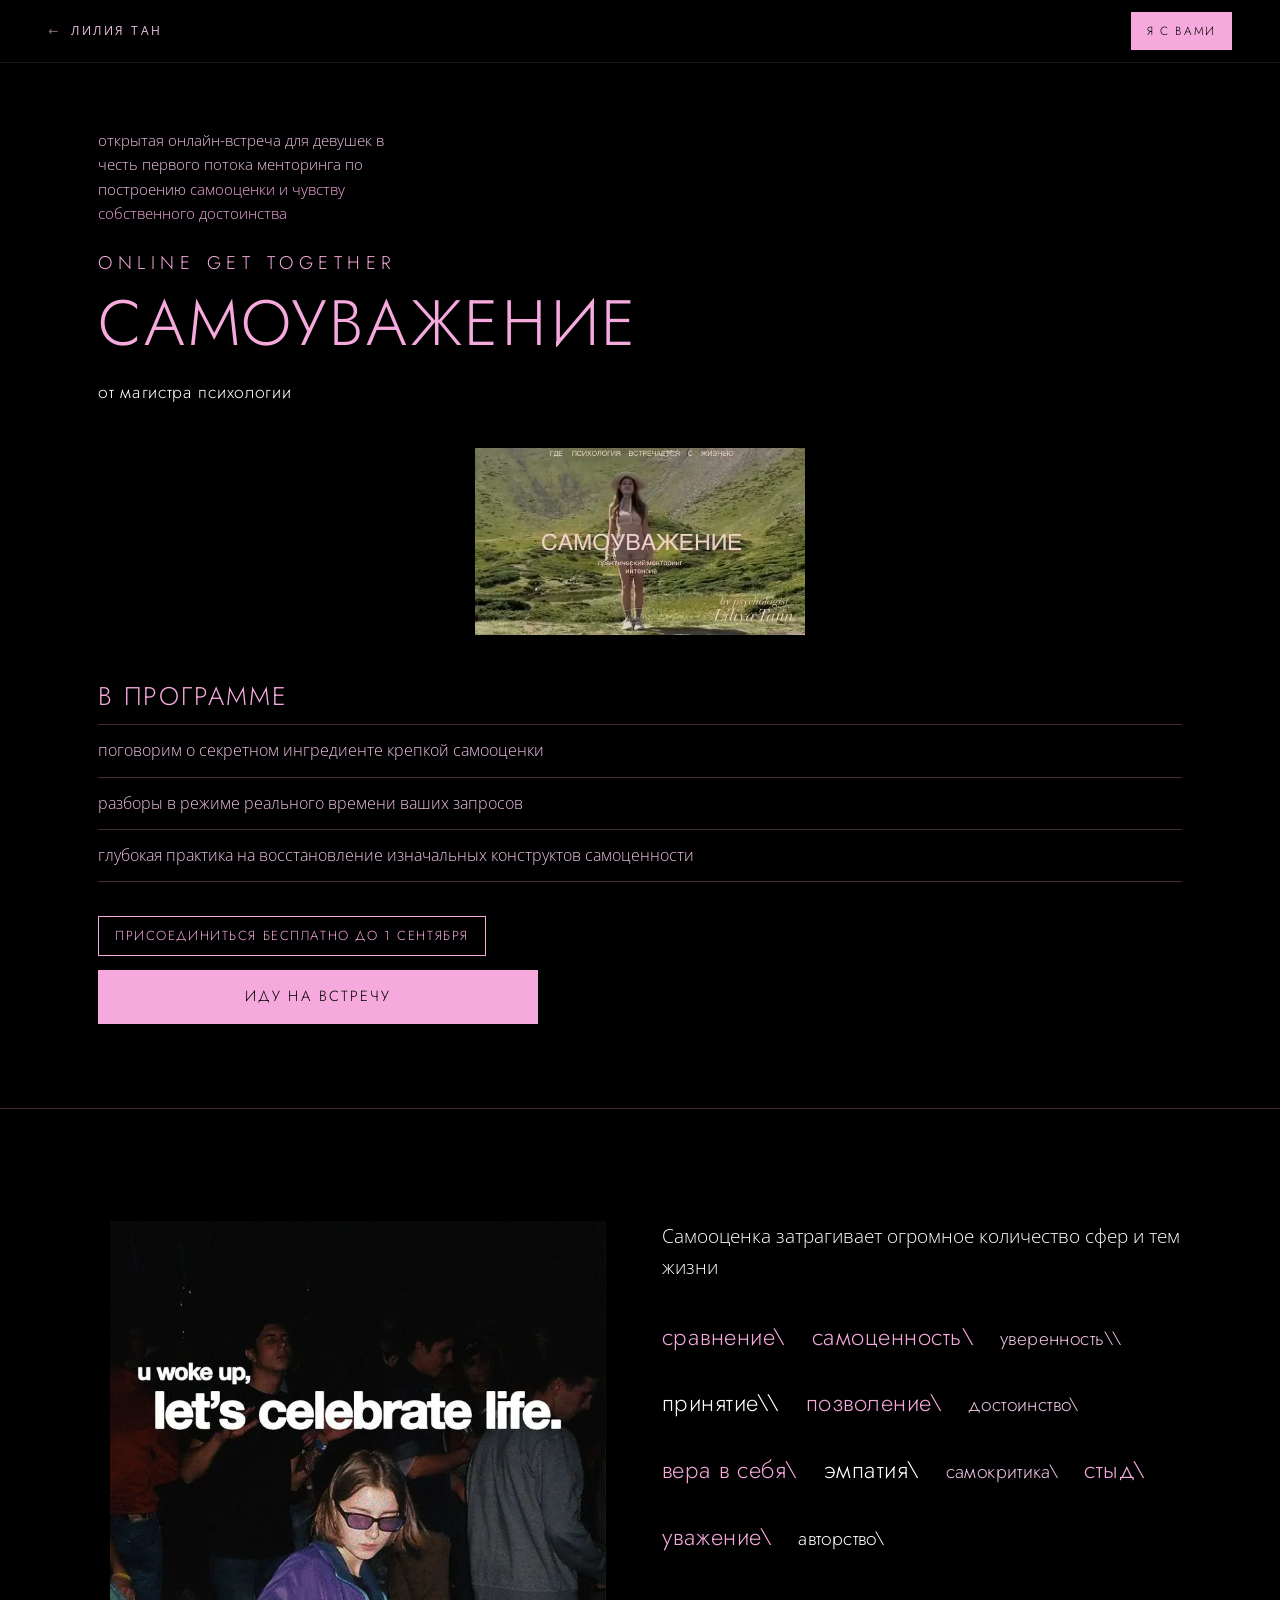
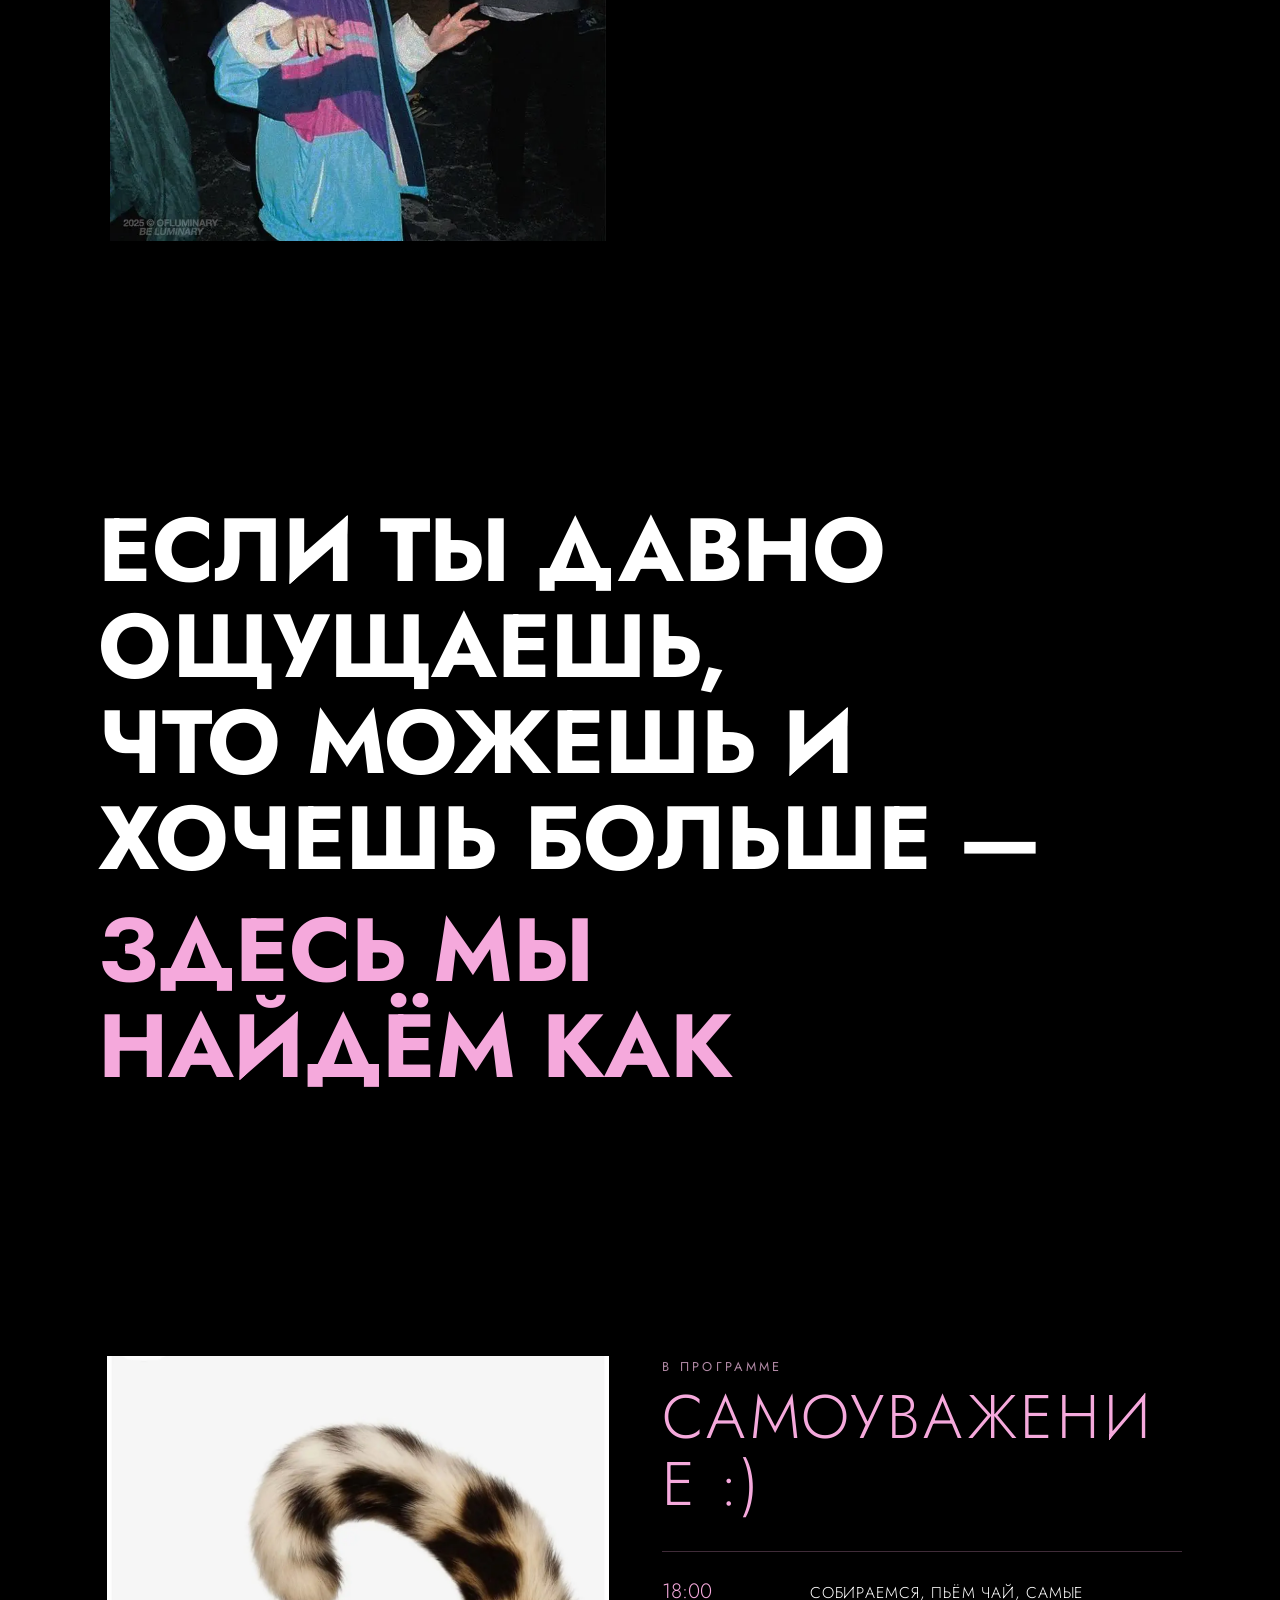
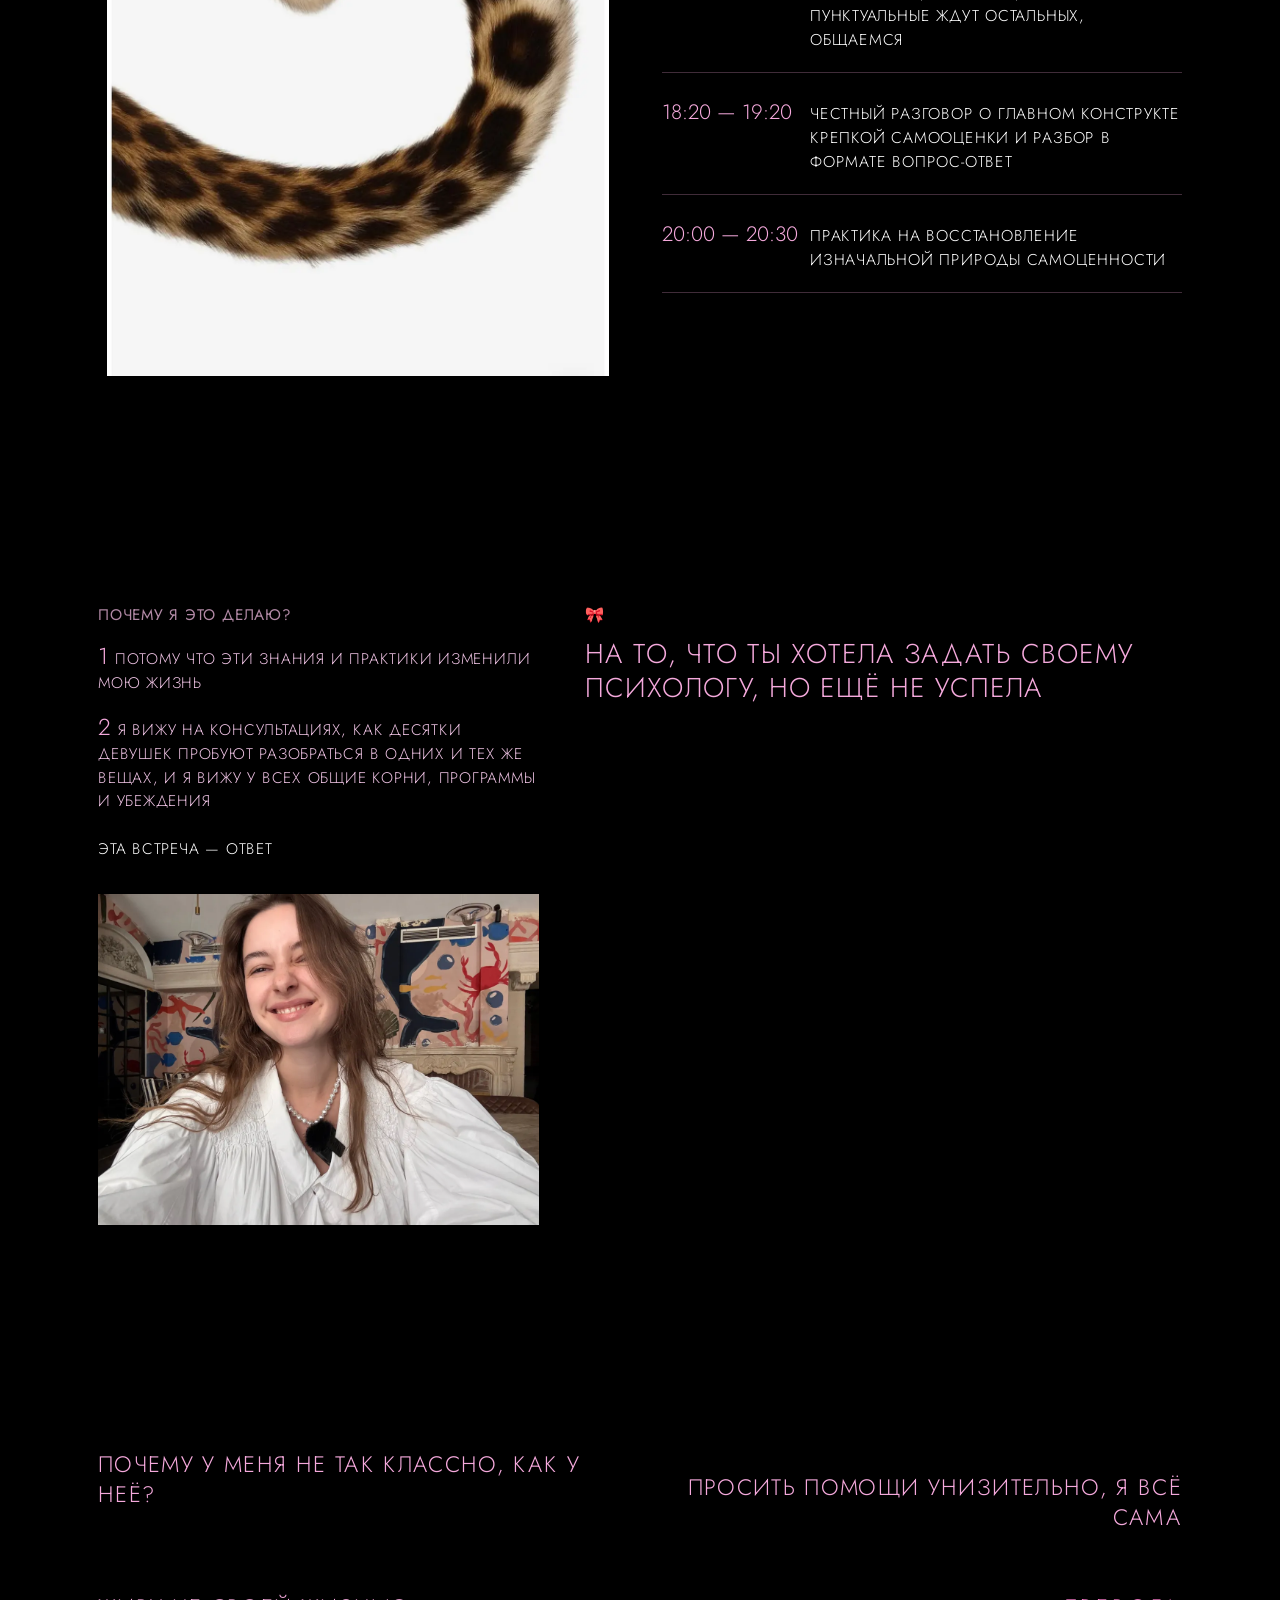
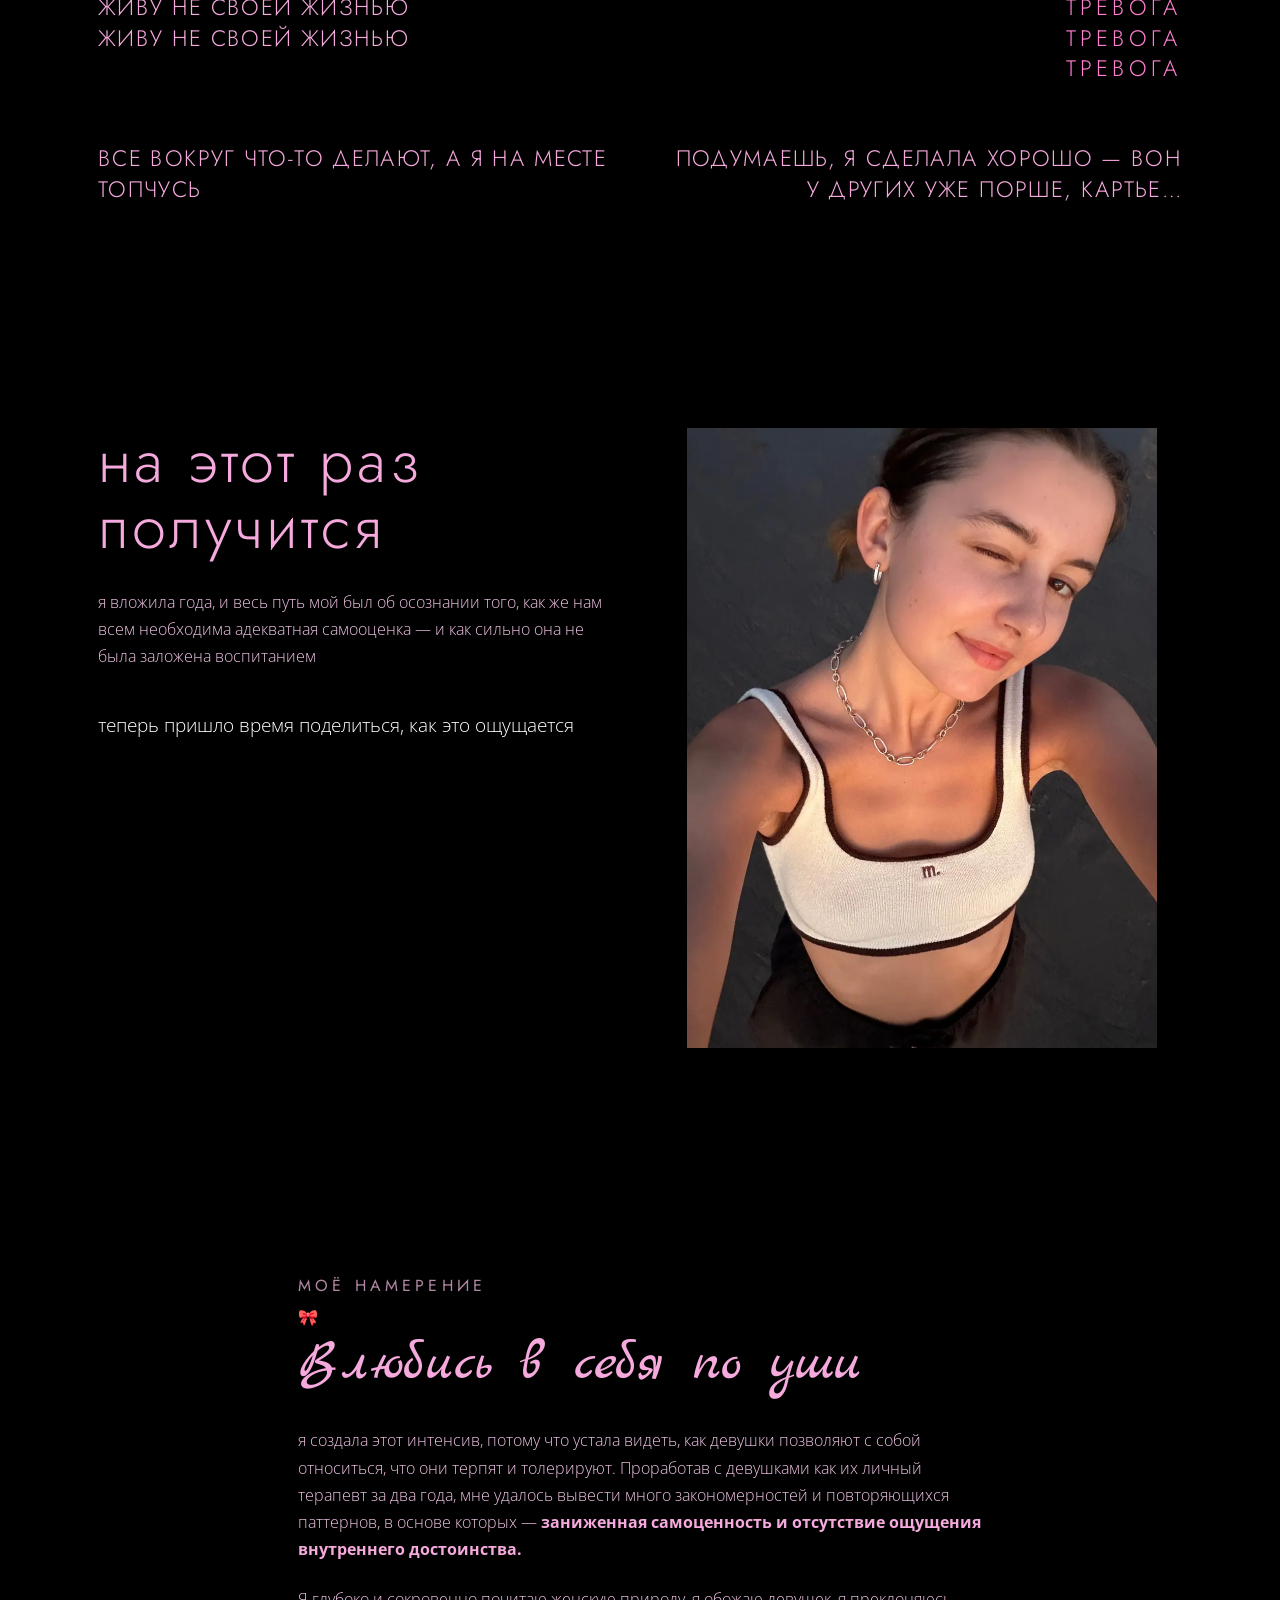
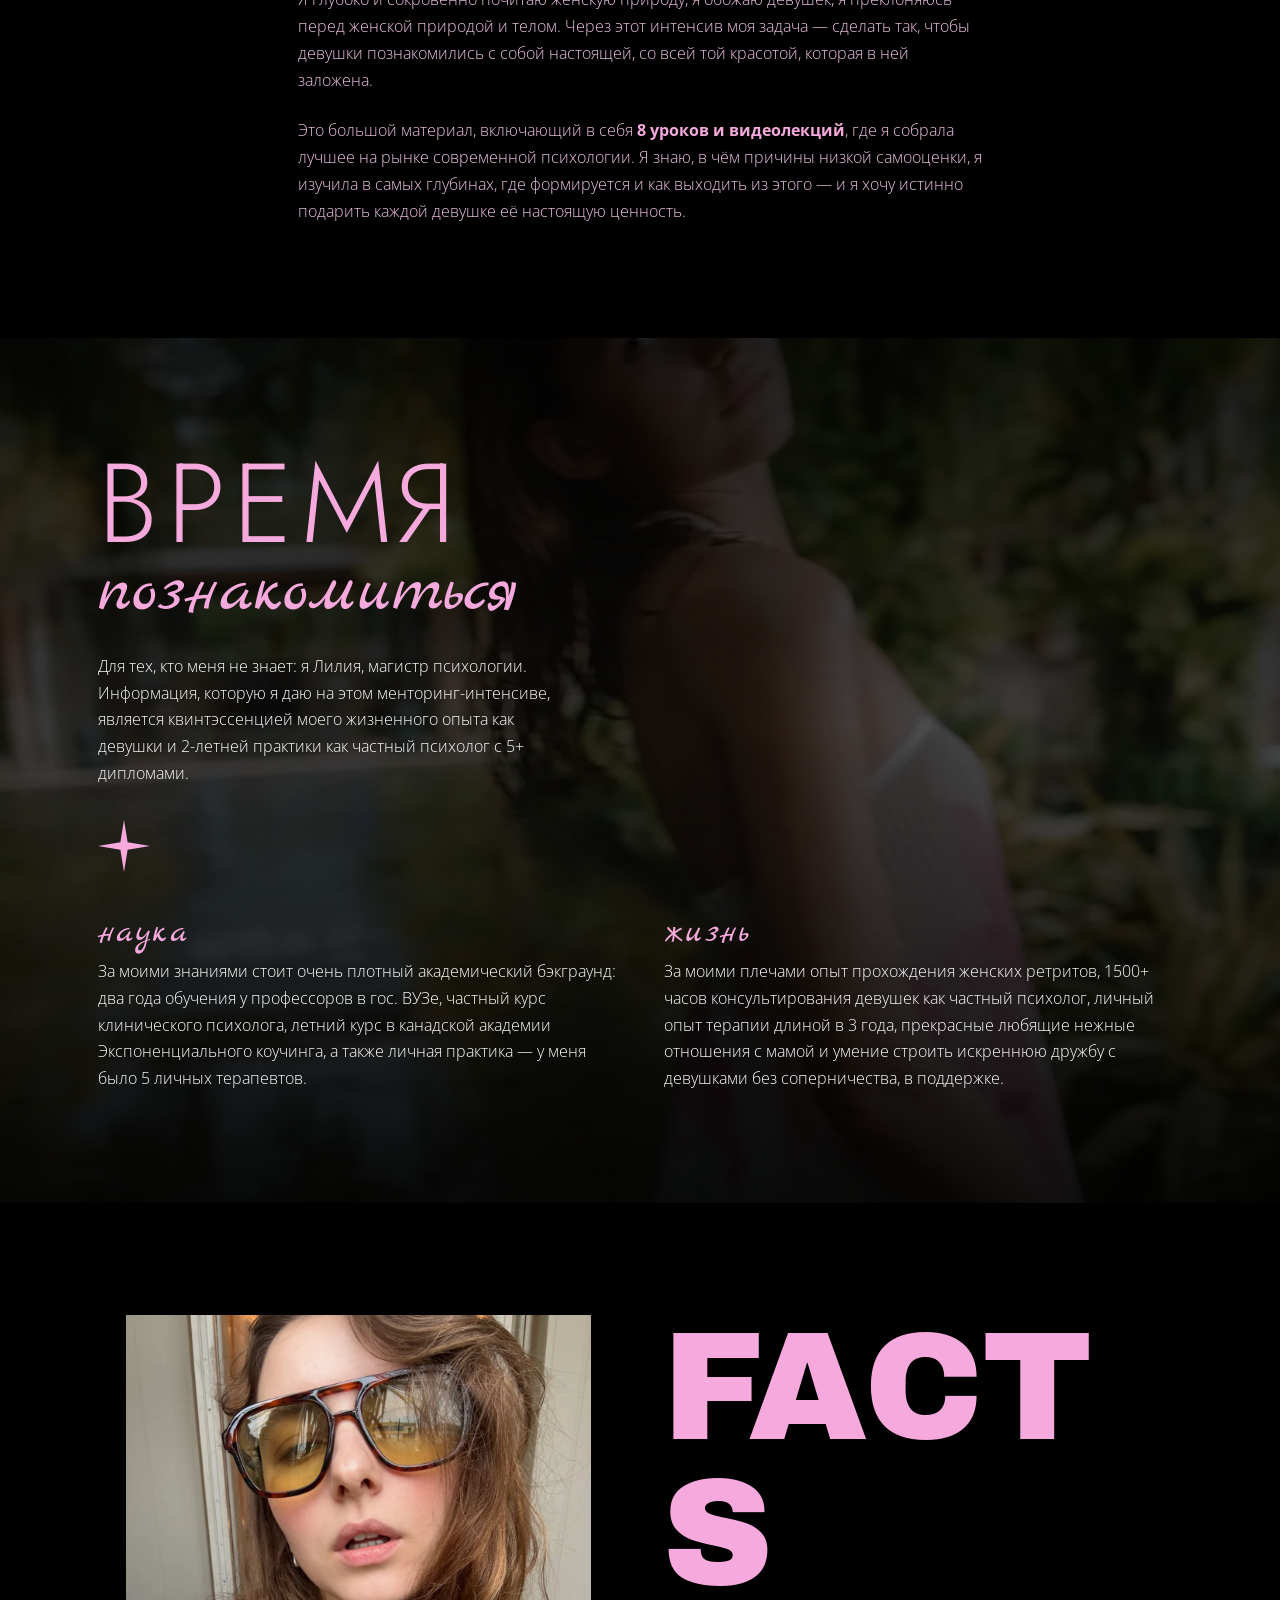
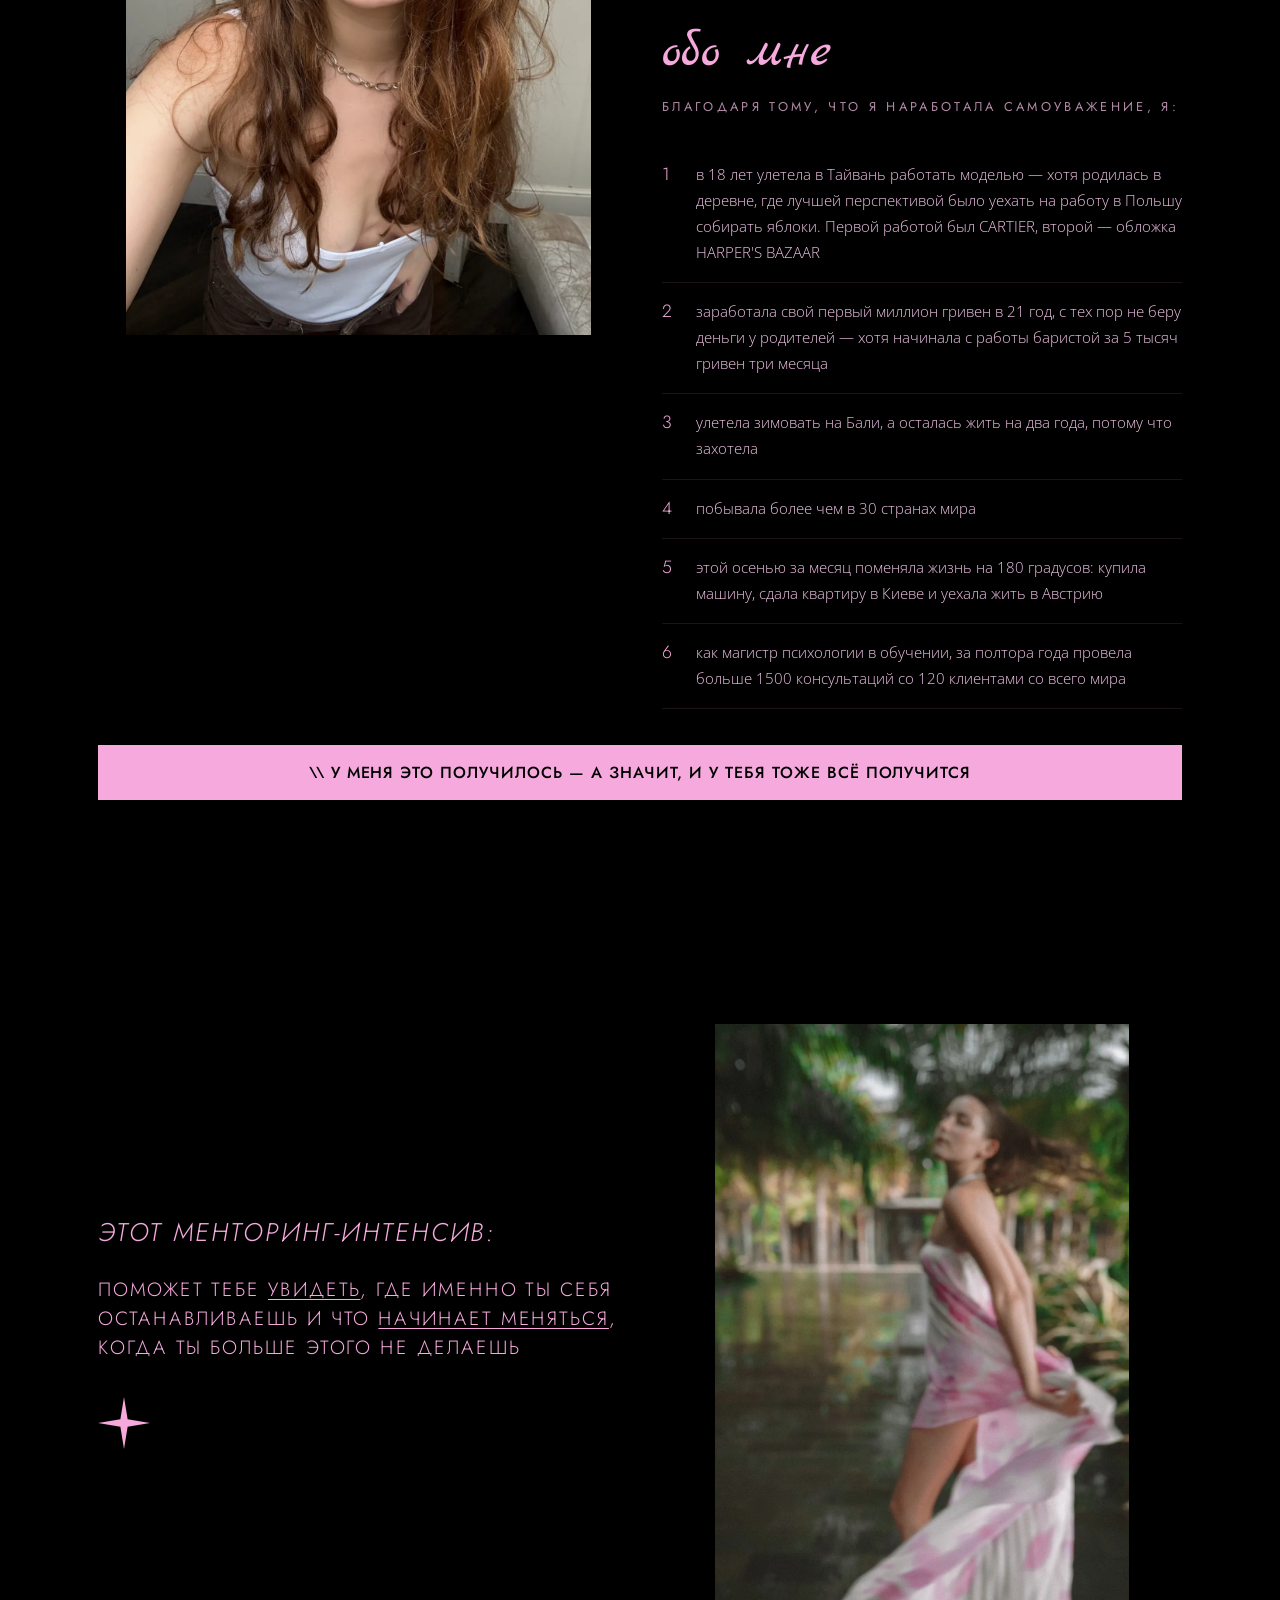
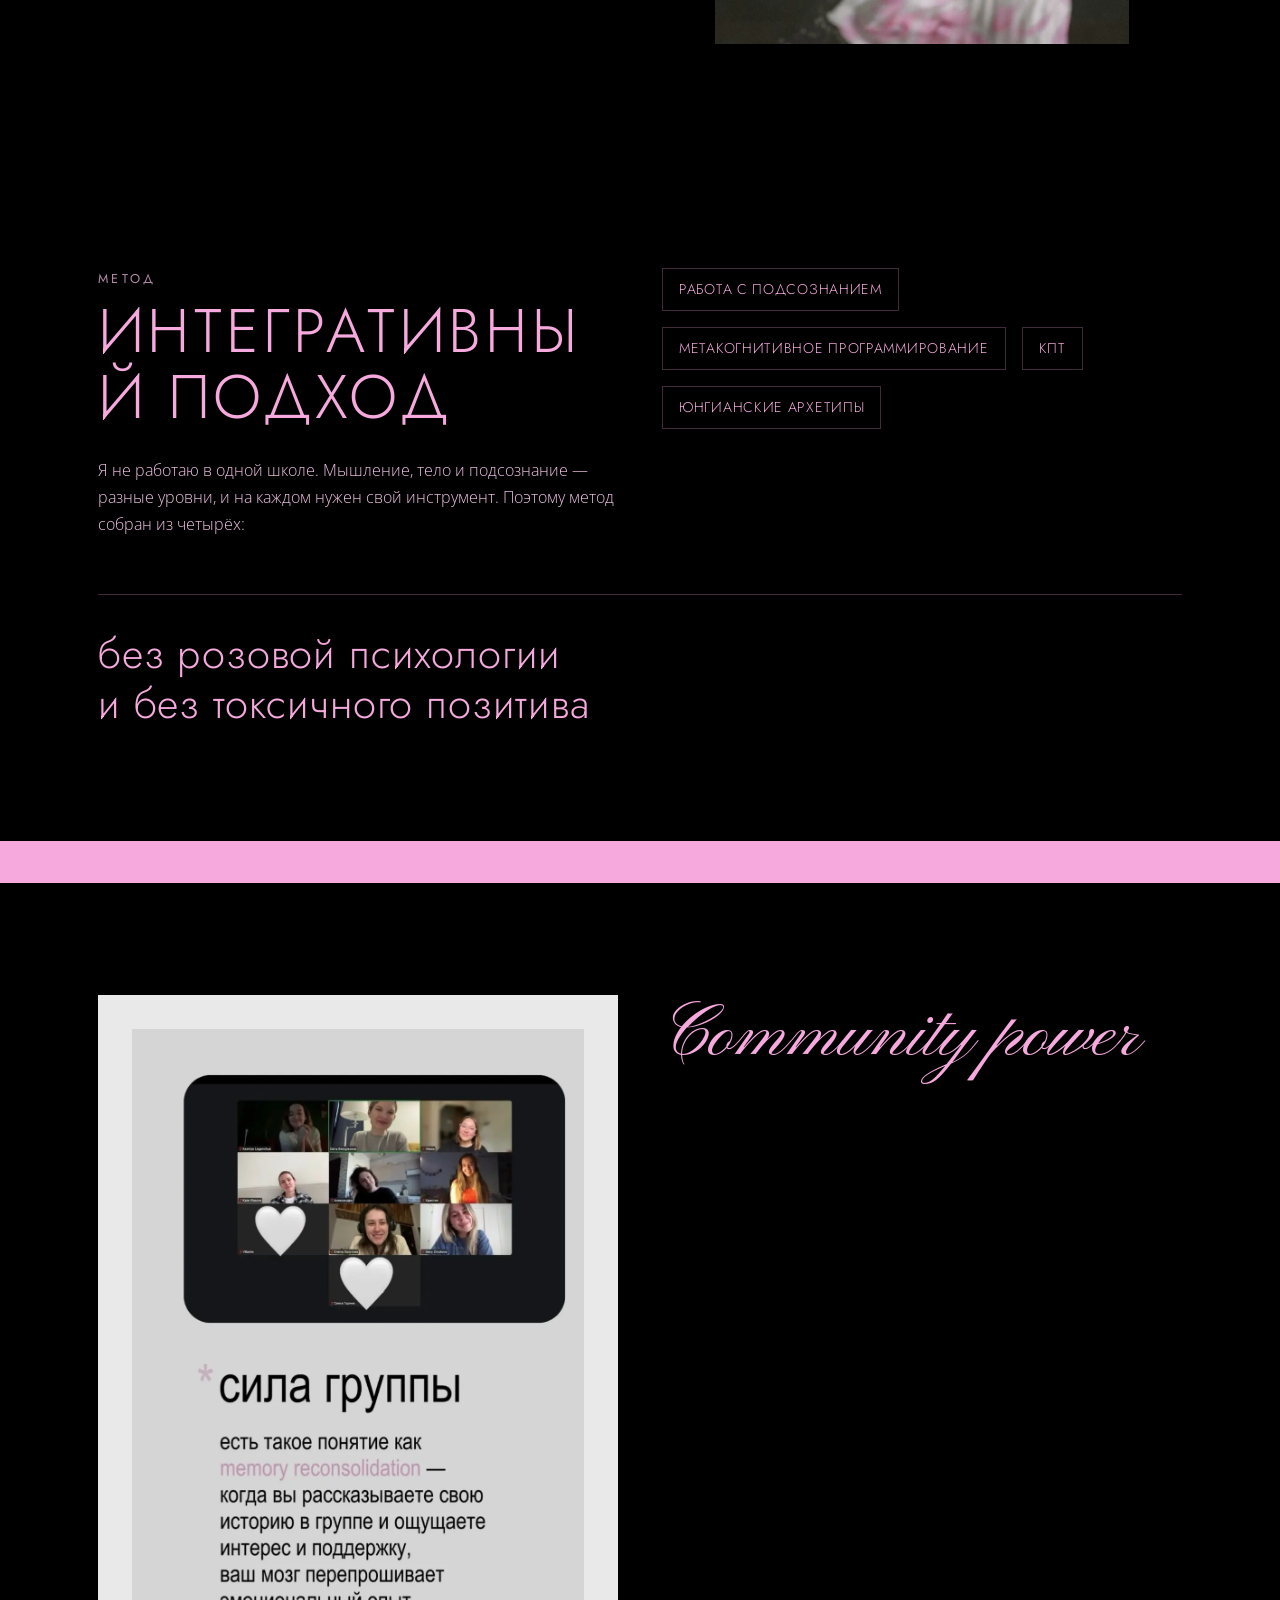
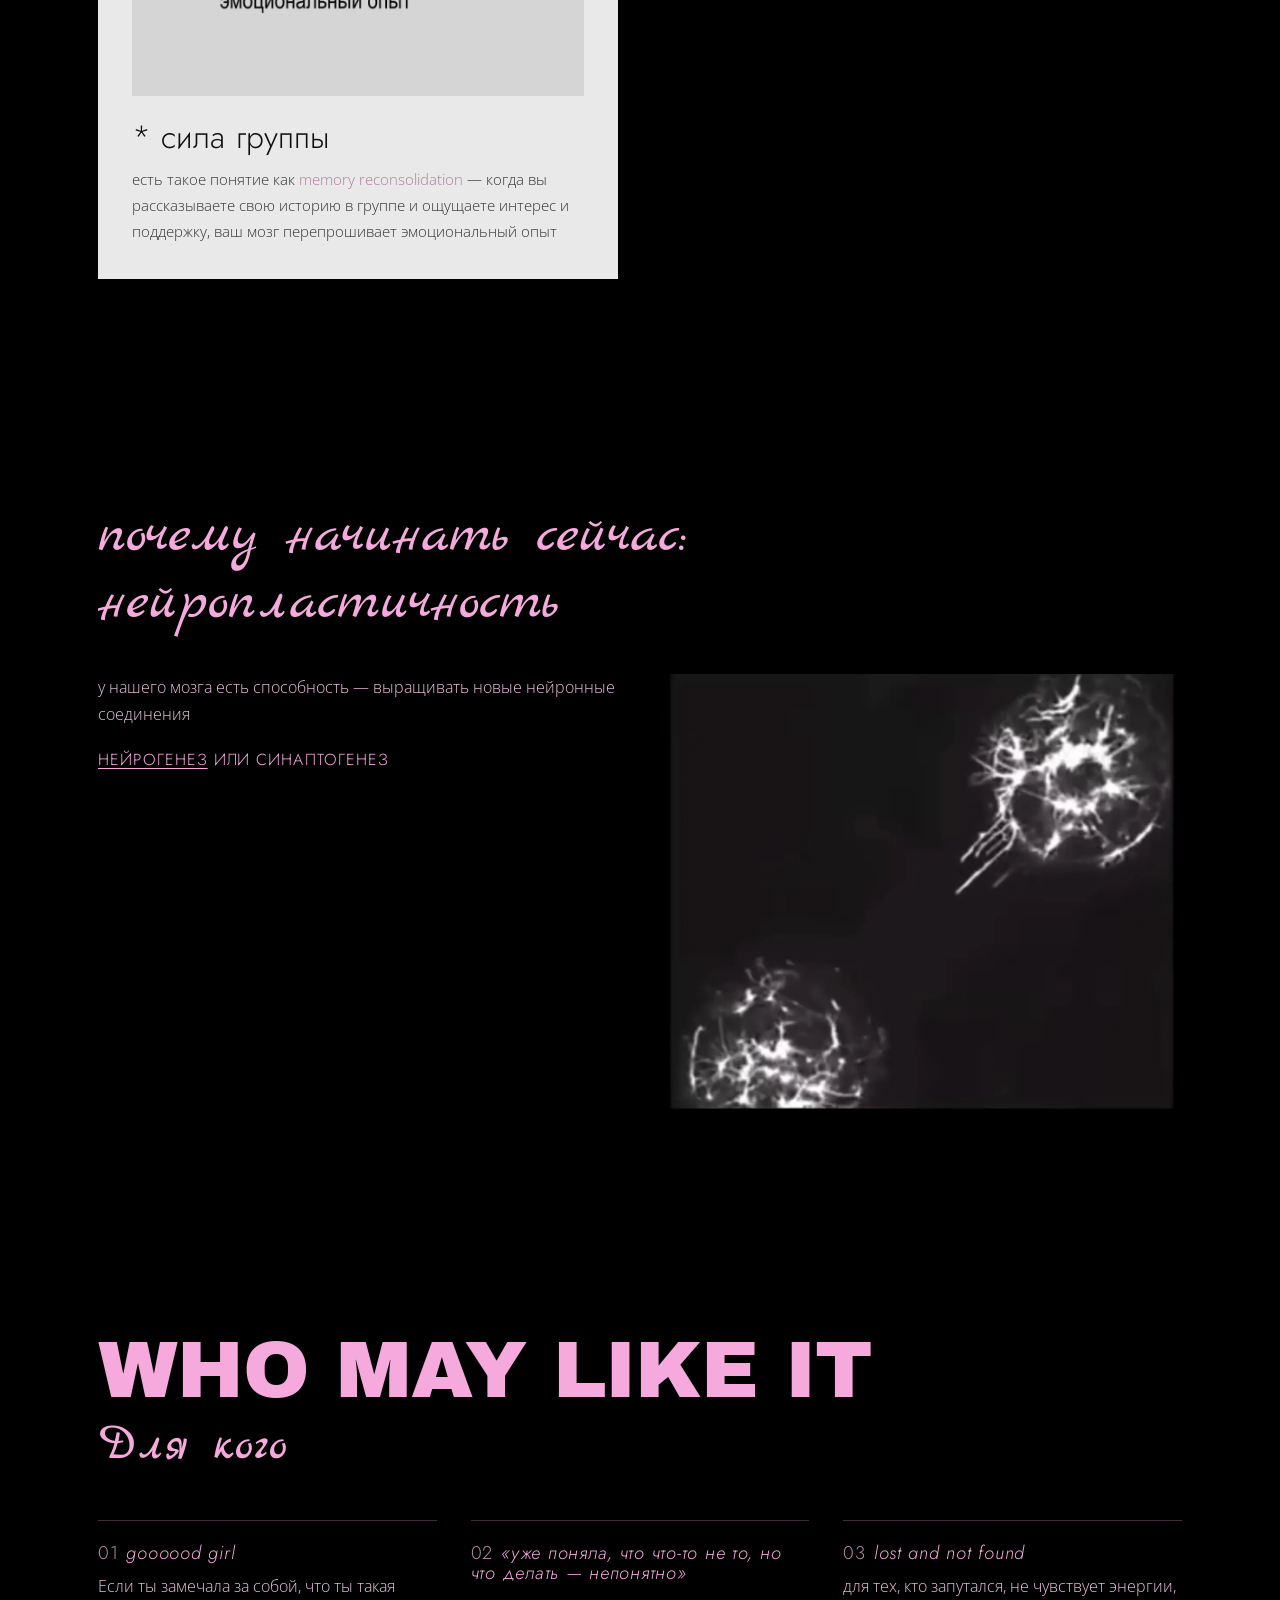
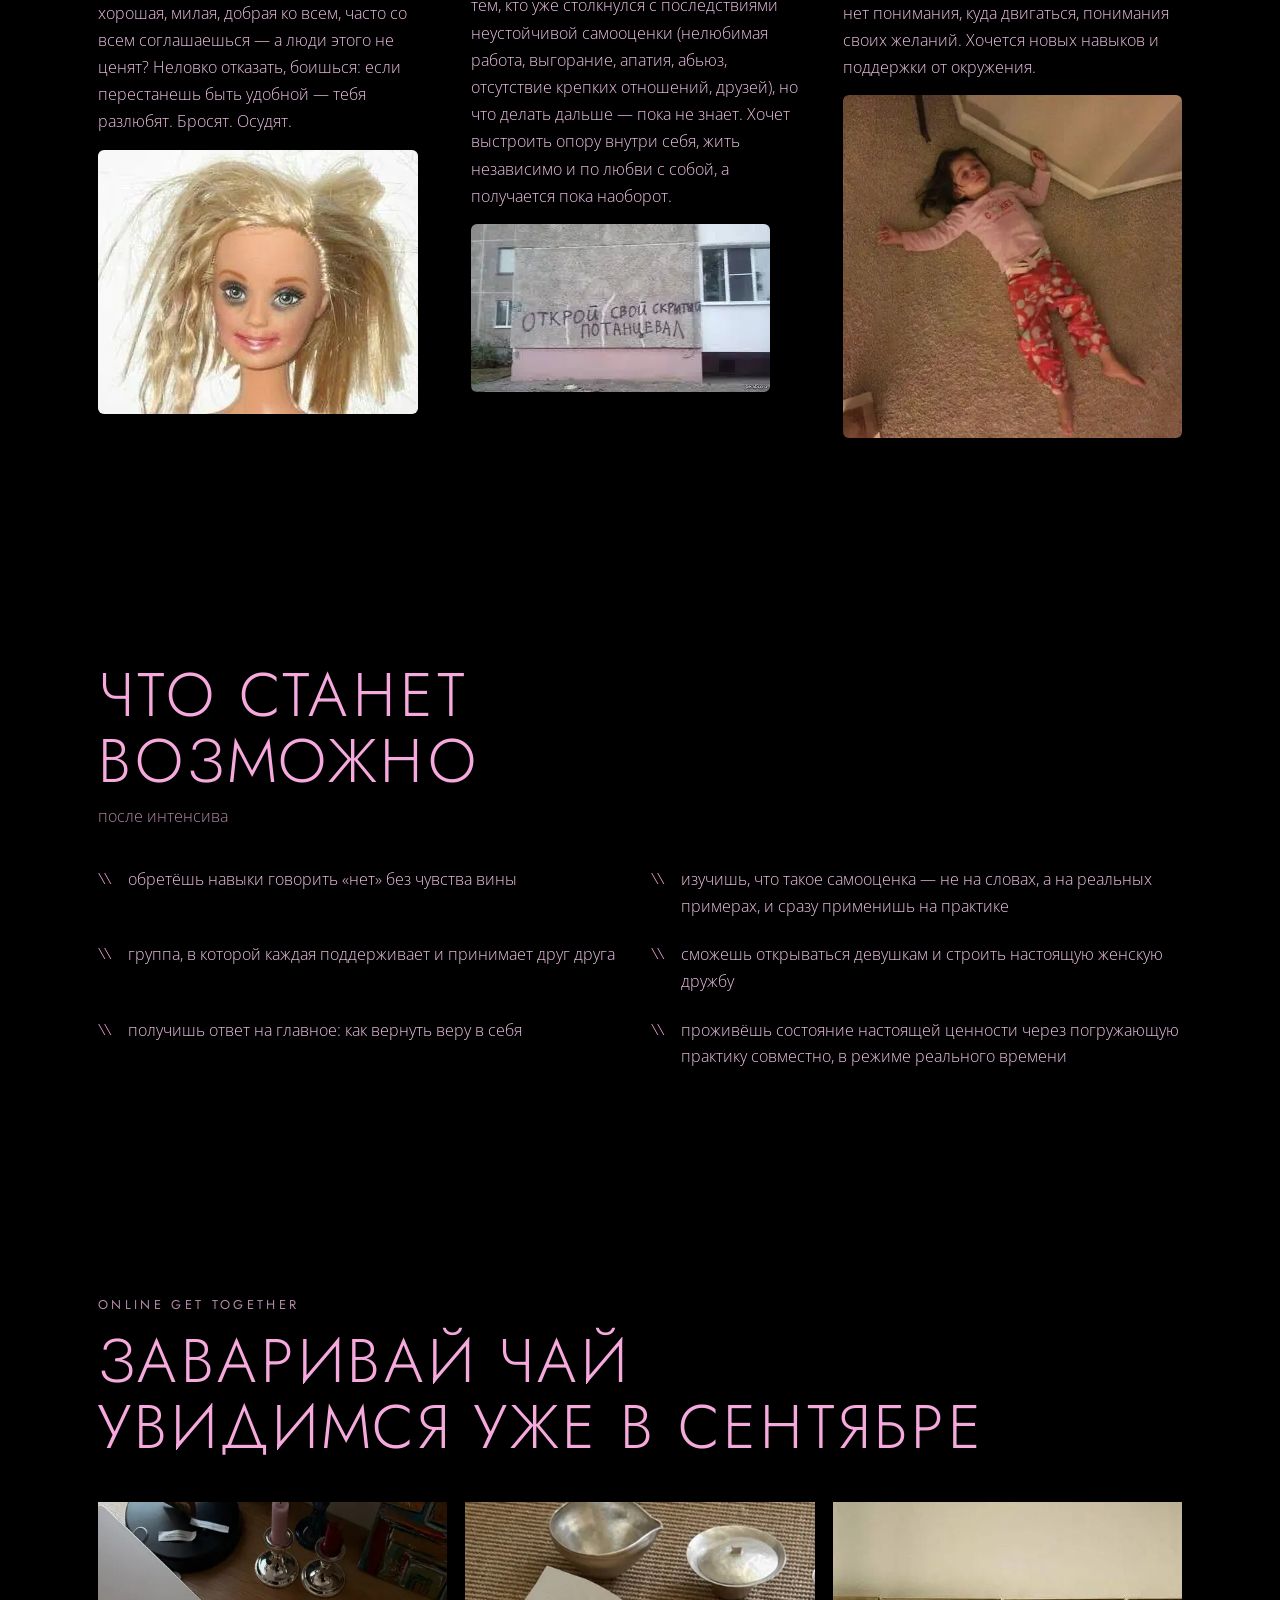
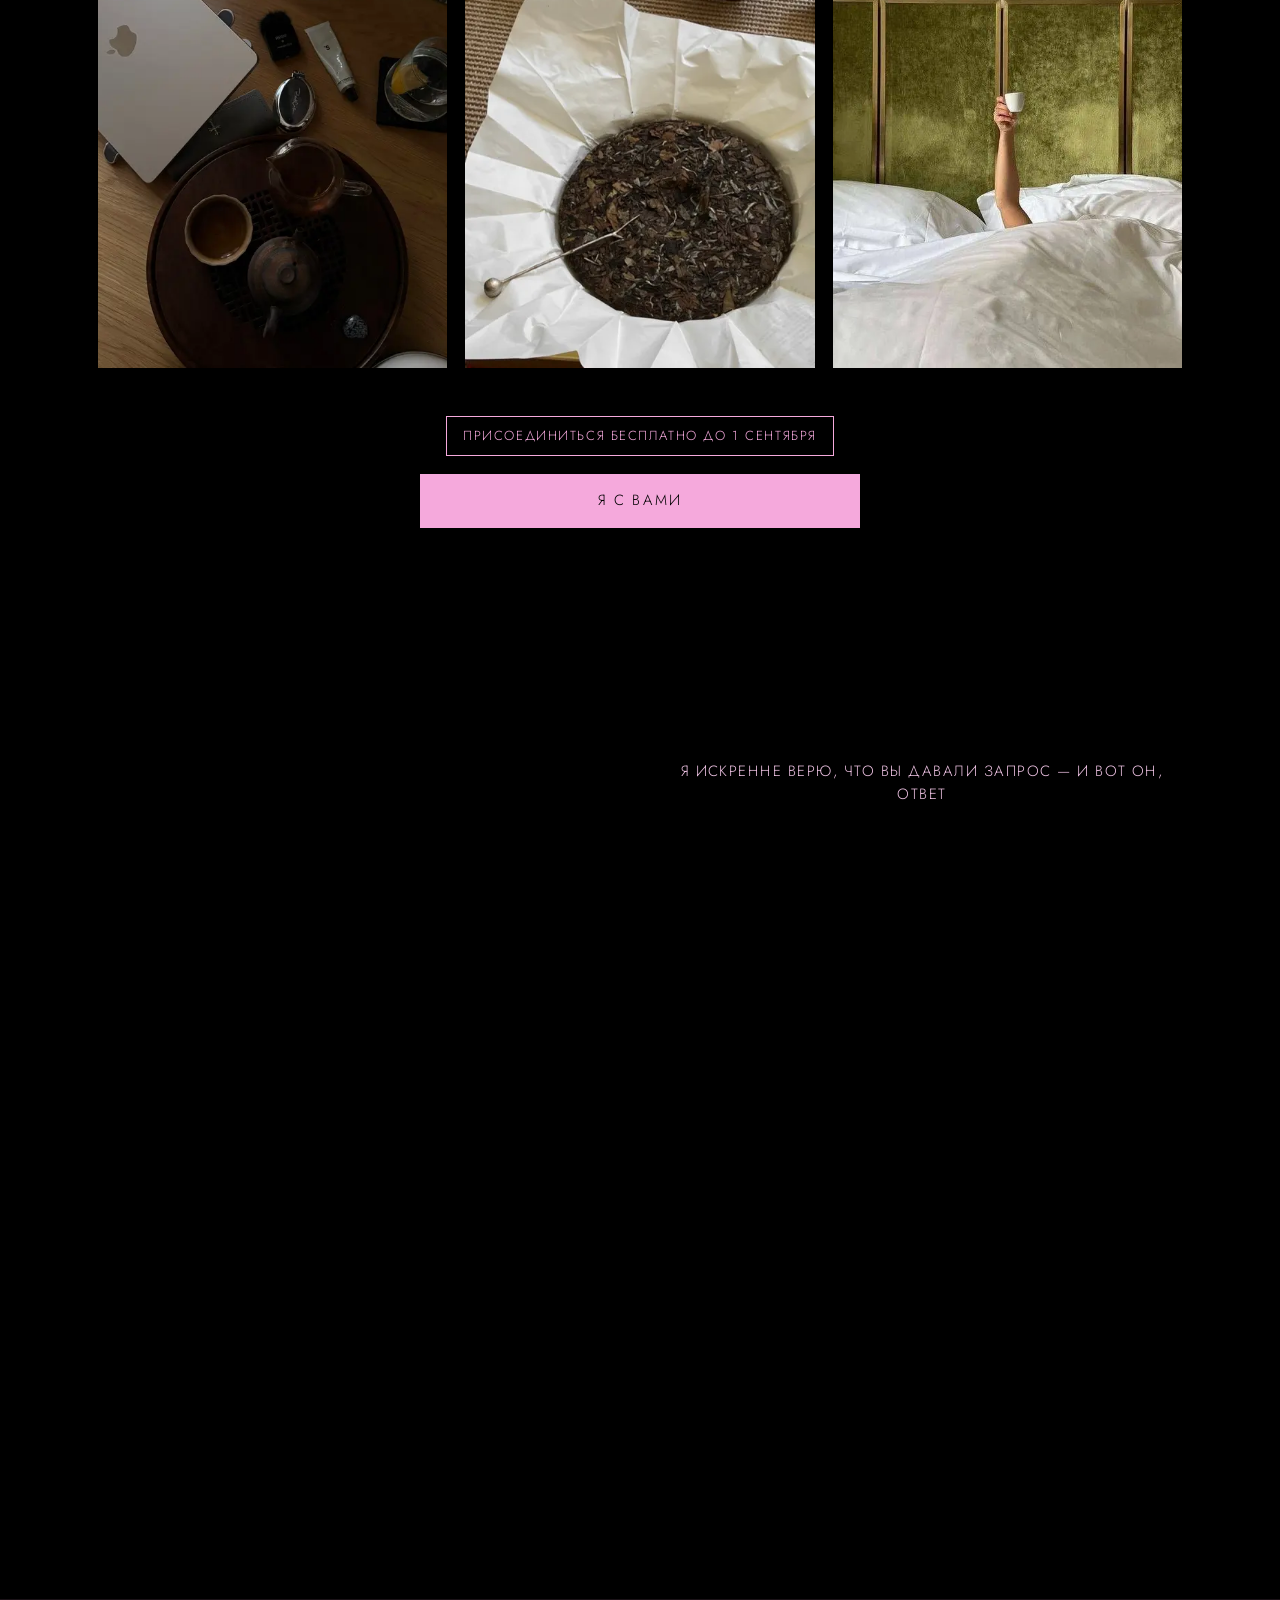
<file: education/index.html>
<!DOCTYPE html>
<html lang="ru">
<head>
<meta charset="UTF-8">
<meta name="viewport" content="width=device-width, initial-scale=1.0">
<title>ONLINE GET TOGETHER — САМОУВАЖЕНИЕ | Лилия Тан</title>
<meta name="description" content="Бесплатная онлайн-встреча для девушек 1 сентября в честь первого потока менторинга по построению самооценки и чувства собственного достоинства. От магистра психологии Лилии Тан.">
<link rel="canonical" href="https://lilytann.com/education/">

<meta property="og:title" content="ONLINE GET TOGETHER — САМОУВАЖЕНИЕ | Лилия Тан">
<meta property="og:description" content="Бесплатная онлайн-встреча для девушек в честь первого потока менторинга по построению самооценки. Присоединиться бесплатно до 1 сентября.">
<meta property="og:image" content="https://lilytann.com/education/img/poster-0109.webp">
<meta property="og:type" content="website">
<meta property="og:url" content="https://lilytann.com/education/">
<meta property="og:locale" content="ru_RU">
<meta name="twitter:card" content="summary_large_image">

<link rel="icon" href="/favicon.ico" sizes="any">
<link rel="icon" type="image/png" sizes="32x32" href="/favicon-32.png">
<link rel="apple-touch-icon" href="/apple-touch-icon.png">

<link rel="preconnect" href="https://fonts.googleapis.com">
<link rel="preconnect" href="https://fonts.gstatic.com" crossorigin>
<link href="https://fonts.googleapis.com/css2?family=Jost:ital,wght@0,200;0,300;0,400;0,500;0,700;1,300;1,400&family=Open+Sans:wght@300;400;600;700&family=Marck+Script&family=Pinyon+Script&family=Archivo+Black&display=swap" rel="stylesheet">
<link rel="stylesheet" href="/education/styles.css?v=17">

<script type="application/ld+json">
{
  "@context": "https://schema.org",
  "@type": "Event",
  "name": "Online Get Together — Самоуважение",
  "description": "Бесплатная онлайн-встреча для девушек в честь первого потока онлайн-менторинга по построению самооценки и чувства собственного достоинства.",
  "eventAttendanceMode": "https://schema.org/OnlineEventAttendanceMode",
  "eventStatus": "https://schema.org/EventScheduled",
  "inLanguage": "ru",
  "url": "https://lilytann.com/education/",
  "image": "https://lilytann.com/education/img/poster-0109.webp",
  "location": {
    "@type": "VirtualLocation",
    "url": "https://lilytann.com/education/"
  },
  "offers": {
    "@type": "Offer",
    "price": "0",
    "priceCurrency": "EUR",
    "availability": "https://schema.org/InStock",
    "url": "https://lilytann.com/education/"
  },
  "performer": {
    "@type": "Person",
    "@id": "https://lilytann.com/#person",
    "name": "Лилия Тан",
    "jobTitle": "Психолог, магистр психологии",
    "url": "https://lilytann.com"
  },
  "organizer": {
    "@type": "Person",
    "@id": "https://lilytann.com/#person",
    "name": "Лилия Тан"
  }
}
</script>
</head>
<body>

<!-- ============ НАВИГАЦИЯ ============ -->
<nav class="nav">
  <a class="nav__home" href="/"><span>←</span>&nbsp; Лилия Тан</a>
  <a class="nav__cta" href="https://t.me/+6goGgk4hRU5kMjAy" target="_blank" rel="noopener">Я с вами</a>
</nav>

<!-- ============ HERO ============ -->
<header class="hero">
  <div class="wrap">
    <div class="hero__grid">

      <div>
        <p class="hero__kicker">
          открытая онлайн-встреча для девушек в честь первого потока менторинга
          по построению <u>самооценки и чувству собственного достоинства</u>
        </p>

        <h1 class="hero__title">
          <small>Online get together</small>
          Самоуважение
        </h1>

        <p class="hero__from">от магистра психологии</p>
      </div>

      <div class="hero__media">
        <video class="promo__video" id="promoVideo"
               autoplay loop muted playsinline preload="auto"
               width="640" height="362"
               poster="/education/img/promo-poster-h.webp"
               aria-label="Самоуважение — практический менторинг-интенсив">
          <source src="/education/video/promo-h640.mp4" type="video/mp4">
        </video>
      </div>

      <div class="hero__prog">
        <h3>В программе</h3>
        <ul>
          <li>поговорим о секретном ингредиенте крепкой самооценки</li>
          <li>разборы в режиме реального времени ваших запросов</li>
          <li>глубокая практика на восстановление изначальных конструктов самоценности</li>
        </ul>
        <div class="hero__actions">
          <a class="freebadge" href="https://t.me/+6goGgk4hRU5kMjAy" target="_blank" rel="noopener">присоединиться бесплатно до 1 сентября</a>
          <a class="btn btn--wide" href="https://t.me/+6goGgk4hRU5kMjAy" target="_blank" rel="noopener">Иду на встречу</a>
        </div>
      </div>

    </div>
  </div>
</header>

<hr class="rule">

<!-- ============ СФЕРЫ ============ -->
<section>
  <div class="wrap">
    <div class="duo duo--top">
      <img class="reveal" src="/education/img/celebrate.webp" width="736" height="920" alt="u woke up, let's celebrate life" loading="lazy" decoding="async">
      <div>
        <p class="lead reveal">Самооценка затрагивает огромное количество сфер и тем жизни</p>
        <ul class="spheres reveal">
          <li>сравнение\</li>
          <li>самоценность\</li>
          <li>уверенность\\</li>
          <li>принятие\\</li>
          <li>позволение\</li>
          <li>достоинство\</li>
          <li>вера в себя\</li>
          <li>эмпатия\</li>
          <li>самокритика\</li>
          <li>стыд\</li>
          <li>уважение\</li>
          <li>авторство\</li>
        </ul>
      </div>
    </div>
  </div>
</section>

<!-- ============ МАНИФЕСТ ============ -->
<section class="manifesto">
  <div class="wrap">
    <p class="manifesto__text">
      <span class="reveal">Если ты давно ощущаешь, что можешь и хочешь больше —</span>
      <span class="reveal manifesto__hot">здесь мы найдём как</span>
    </p>
  </div>
</section>

<!-- ============ ТАЙМИНГ ============ -->
<section>
  <div class="wrap">
    <div class="duo duo--top">
      <img class="reveal" src="/education/img/tail.webp" width="1056" height="1306" alt="Хвост леопарда" loading="lazy" decoding="async" style="background:#F7F7F7">
      <div>
        <p class="eyebrow reveal">В программе</p>
        <h2 class="reveal" style="margin-top:6px">Самоуважение :)</h2>

        <div class="timing reveal">
          <div class="timing__row">
            <div class="timing__t">18:00</div>
            <div class="timing__w">Собираемся, пьём чай, самые пунктуальные ждут остальных, общаемся</div>
          </div>
          <div class="timing__row">
            <div class="timing__t">18:20 — 19:20</div>
            <div class="timing__w">Честный разговор о главном конструкте крепкой самооценки и разбор в формате вопрос-ответ</div>
          </div>
          <div class="timing__row">
            <div class="timing__t">20:00 — 20:30</div>
            <div class="timing__w">Практика на восстановление изначальной природы самоценности</div>
          </div>
        </div>

        <p class="reveal" style="margin-top:clamp(20px,4vw,32px)">
          лучше освободи этот вечер для себя и ни о чём больше не беспокойся, будет классно :))
        </p>
      </div>
    </div>
  </div>
</section>

<!-- ============ ПОЧЕМУ Я ЭТО ДЕЛАЮ ============ -->
<section>
  <div class="wrap">
    <div class="why">
      <div>
        <p class="eyebrow">Почему я это делаю?</p>
        <p class="reveal" style="margin-top:18px"><span class="why__num">1</span>потому что эти знания и практики изменили мою жизнь</p>
        <p class="reveal" style="margin-top:20px"><span class="why__num">2</span>я вижу на консультациях, как десятки девушек пробуют разобраться в одних и тех же вещах, и я вижу у всех общие корни, программы и убеждения</p>
        <p class="reveal white" style="margin-top:24px">Эта встреча — ответ</p>
        <img class="reveal" src="/education/img/liliya-white.webp" width="1200" height="900" alt="Лилия Тан" loading="lazy" decoding="async" style="margin-top:clamp(20px,4vw,32px)">
      </div>
      <div>
        <p class="bow reveal">🎀</p>
        <p class="why__answer reveal" style="margin-top:10px">
          на то, что ты хотела задать своему психологу, но ещё не успела
        </p>
      </div>
    </div>
  </div>
</section>

<!-- ============ ТРИГГЕРЫ ============ -->
<section>
  <div class="wrap">
    <div class="triggers reveal">
      <p>Почему у меня не так классно, как у неё?</p>
      <p>Просить помощи унизительно, я всё сама</p>
      <p>Живу не своей жизнью<br>живу не своей жизнью</p>
      <p class="alarm">тревога<br>тревога<br>тревога</p>
      <p>Все вокруг что-то делают, а я на месте топчусь</p>
      <p>Подумаешь, я сделала хорошо — вон у других уже Порше, Картье…</p>
    </div>
  </div>
</section>

<!-- ============ НА ЭТОТ РАЗ ПОЛУЧИТСЯ ============ -->
<section>
  <div class="wrap">
    <div class="duo duo--top">
      <div>
        <h2 class="reveal" style="text-transform:lowercase">на этот раз получится</h2>
        <p class="reveal" style="margin-top:clamp(18px,3.6vw,28px)">
          я вложила года, и весь путь мой был об осознании того, как же нам всем необходима
          адекватная самооценка — и как сильно она не была заложена воспитанием
        </p>
        <p class="reveal lead" style="margin-top:clamp(24px,5vw,40px)">
          теперь пришло время поделиться, как это ощущается
        </p>
      </div>
      <img class="reveal" src="/education/img/beach.webp" width="924" height="1220" alt="" loading="lazy" decoding="async">
    </div>
  </div>
</section>

<!-- ============ МОЁ НАМЕРЕНИЕ ============ -->
<section class="intent">
  <div class="wrap narrow">
    <div>
      <div>
        <p class="eyebrow reveal">Моё намерение</p>
        <p class="bow reveal" style="margin-top:10px">🎀</p>
        <p class="script intent__title reveal">Влюбись в себя по уши</p>

        <p class="reveal">
          я создала этот интенсив, потому что устала видеть, как девушки позволяют
          с собой относиться, что они терпят и толерируют. Проработав с девушками
          как их личный терапевт за два года, мне удалось вывести много закономерностей
          и повторяющихся паттернов, в основе которых — <strong>заниженная самоценность
          и отсутствие ощущения внутреннего достоинства.</strong>
        </p>
        <p class="reveal">
          Я глубоко и сокровенно почитаю женскую природу, я обожаю девушек, я преклоняюсь
          перед женской природой и телом. Через этот интенсив моя задача — сделать так,
          чтобы девушки познакомились с собой настоящей, со всей той красотой, которая
          в ней заложена.
        </p>
        <p class="reveal">
          Это большой материал, включающий в себя <strong>8 уроков и видеолекций</strong>,
          где я собрала лучшее на рынке современной психологии. Я знаю, в чём причины
          низкой самооценки, я изучила в самых глубинах, где формируется и как выходить
          из этого — и я хочу истинно подарить каждой девушке её настоящую ценность.
        </p>
      </div>
    </div>
  </div>
</section>

<!-- ============ ВРЕМЯ ПОЗНАКОМИТЬСЯ ============ -->
<section class="meet">
  <img class="meet__bg" src="/education/img/meet-bg.webp" width="1200" height="1503" alt="" loading="lazy" decoding="async">
  <div class="wrap">
    <h2 class="reveal">Время</h2>
    <p class="script reveal" style="font-size:clamp(2rem,9vw,4.4rem);margin-top:-4px">познакомиться</p>

    <p class="meet__intro reveal" style="margin-top:20px;max-width:52ch">
      Для тех, кто меня не знает: я Лилия, магистр психологии. Информация, которую я даю
      на этом менторинг-интенсиве, является квинтэссенцией моего жизненного опыта как девушки
      и 2-летней практики как частный психолог с 5+ дипломами.
    </p>

    <svg class="spark reveal" viewBox="0 0 100 100" aria-hidden="true" style="margin-top:clamp(20px,4vw,34px)"><path d="M50 0 L57 43 L100 50 L57 57 L50 100 L43 57 L0 50 L43 43 Z"/></svg>

    <div class="meet__cols reveal">
      <div class="meet__col">
        <h4>наука</h4>
        <p>
          За моими знаниями стоит очень плотный академический бэкграунд: два года обучения
          у профессоров в гос. ВУЗе, частный курс клинического психолога, летний курс
          в канадской академии Экспоненциального коучинга, а также личная практика —
          у меня было 5 личных терапевтов.
        </p>
      </div>
      <div class="meet__col">
        <h4>жизнь</h4>
        <p>
          За моими плечами опыт прохождения женских ретритов, 1500+ часов консультирования
          девушек как частный психолог, личный опыт терапии длиной в 3 года, прекрасные
          любящие нежные отношения с мамой и умение строить искреннюю дружбу с девушками
          без соперничества, в поддержке.
        </p>
      </div>
    </div>
  </div>
</section>

<!-- ============ FACTS ============ -->
<section>
  <div class="wrap">
    <div class="duo duo--top">
      <img class="reveal" src="/education/img/facts.webp" width="1200" height="1599" alt="Лилия Тан" loading="lazy" decoding="async">
      <div>
        <div class="facts__head reveal">
          <span class="heavy">Facts</span>
          <span class="script">обо мне</span>
        </div>
        <p class="eyebrow reveal" style="margin-top:12px">Благодаря тому, что я наработала самоуважение, я:</p>

        <ol class="facts__list reveal">
          <li>в 18 лет улетела в Тайвань работать моделью — хотя родилась в деревне, где лучшей перспективой было уехать на работу в Польшу собирать яблоки. Первой работой был CARTIER, второй — обложка HARPER'S BAZAAR</li>
          <li>заработала свой первый миллион гривен в 21 год, с тех пор не беру деньги у родителей — хотя начинала с работы баристой за 5 тысяч гривен три месяца</li>
          <li>улетела зимовать на Бали, а осталась жить на два года, потому что захотела</li>
          <li>побывала более чем в 30 странах мира</li>
          <li>этой осенью за месяц поменяла жизнь на 180 градусов: купила машину, сдала квартиру в Киеве и уехала жить в Австрию</li>
          <li>как магистр психологии в обучении, за полтора года провела больше 1500 консультаций со 120 клиентами со всего мира</li>
        </ol>
      </div>
    </div>

    <p class="facts__banner reveal">\\ у меня это получилось — а значит, и у тебя тоже всё получится</p>
  </div>
</section>

<!-- ============ ЭТОТ МЕНТОРИНГ ИНТЕНСИВ ============ -->
<section>
  <div class="wrap">
    <div class="duo">
      <div>
        <h3 class="reveal" style="font-style:italic">Этот менторинг-интенсив:</h3>
        <p class="spaced reveal" style="margin-top:clamp(18px,3.6vw,28px);color:var(--pink);font-size:clamp(.95rem,3.4vw,1.2rem)">
          поможет тебе <u>увидеть</u>, где именно ты себя останавливаешь и что
          <u>начинает меняться</u>, когда ты больше этого не делаешь
        </p>
        <svg class="spark reveal" viewBox="0 0 100 100" aria-hidden="true" style="margin-top:clamp(22px,4.4vw,36px)"><path d="M50 0 L57 43 L100 50 L57 57 L50 100 L43 57 L0 50 L43 43 Z"/></svg>
      </div>
      <img class="reveal" src="/education/img/blur.webp" width="1200" height="1800" alt="" loading="lazy" decoding="async">
    </div>
  </div>
</section>

<!-- ============ МЕТОД ============ -->
<section>
  <div class="wrap">
    <div class="duo duo--top">
      <div>
        <p class="eyebrow reveal">Метод</p>
        <h2 class="reveal" style="margin-top:8px">Интегративный подход</h2>
        <p class="reveal" style="margin-top:clamp(16px,3.4vw,26px)">
          Я не работаю в одной школе. Мышление, тело и подсознание — разные уровни,
          и на каждом нужен свой инструмент. Поэтому метод собран из четырёх:
        </p>
      </div>
      <ul class="method__list reveal">
        <li>Работа с подсознанием</li>
        <li>Метакогнитивное программирование</li>
        <li>КПТ</li>
        <li>Юнгианские архетипы</li>
      </ul>
    </div>

    <p class="method__claim reveal">без розовой психологии<br>и без токсичного позитива</p>
  </div>
</section>

<!-- ============ COMMUNITY POWER ============ -->
<div class="ticker" aria-hidden="true"><span>COMMUNITY POWER · COMMUNITY POWER · COMMUNITY POWER · COMMUNITY POWER · COMMUNITY POWER · COMMUNITY POWER ·&nbsp;</span></div>

<section>
  <div class="wrap">
    <div class="duo duo--top">
      <div class="power__paper reveal">
        <img src="/education/img/zoom.webp" width="999" height="1475" alt="Групповая встреча в зуме" loading="lazy" decoding="async">
        <h3>* сила группы</h3>
        <p>
          есть такое понятие как <span class="mr">memory reconsolidation</span> — когда вы
          рассказываете свою историю в группе и ощущаете интерес и поддержку, ваш мозг
          перепрошивает эмоциональный опыт
        </p>
      </div>

      <div>
        <p class="script-lat power__title reveal">Community power</p>
      </div>
    </div>
  </div>
</section>

<!-- ============ НЕЙРОПЛАСТИЧНОСТЬ ============ -->
<section>
  <div class="wrap">
    <p class="script reveal" style="font-size:clamp(1.8rem,7.6vw,3.6rem)">почему начинать сейчас:<br>нейропластичность</p>
    <div class="duo duo--top" style="margin-top:clamp(22px,4.4vw,38px)">
      <div>
        <p class="reveal">у нашего мозга есть способность — выращивать новые нейронные соединения</p>
        <p class="reveal upper" style="margin-top:18px;font-family:var(--f-display);color:var(--pink);letter-spacing:.06em">
          <u>нейрогенез</u> или синаптогенез
        </p>
      </div>
      <img class="reveal" src="/education/img/neurons.webp" width="1200" height="1003" alt="Нейронные связи" loading="lazy" decoding="async">
    </div>
  </div>
</section>

<!-- ============ ДЛЯ КОГО ============ -->
<section>
  <div class="wrap">
    <p class="heavy reveal" style="font-size:clamp(1.9rem,9vw,5rem)">Who may like it</p>
    <p class="script reveal" style="font-size:clamp(1.8rem,7.6vw,3.2rem);margin-top:8px">Для кого</p>

    <div class="who reveal" style="margin-top:clamp(24px,5vw,44px)">
      <div class="who__item">
        <h4><i>01</i>goooood girl</h4>
        <p>
          Если ты замечала за собой, что ты такая хорошая, милая, добрая ко всем, часто
          со всем соглашаешься — а люди этого не ценят? Неловко отказать, боишься: если
          перестанешь быть удобной — тебя разлюбят. Бросят. Осудят.
        </p>
        <img src="/education/img/barbie.webp" width="320" height="264" alt="" loading="lazy" decoding="async">
      </div>

      <div class="who__item">
        <h4><i>02</i>«уже поняла, что что-то не то, но что делать — непонятно»</h4>
        <p>
          тем, кто уже столкнулся с последствиями неустойчивой самооценки (нелюбимая работа,
          выгорание, апатия, абьюз, отсутствие крепких отношений, друзей), но что делать
          дальше — пока не знает. Хочет выстроить опору внутри себя, жить независимо
          и по любви с собой, а получается пока наоборот.
        </p>
        <img src="/education/img/graffiti.webp" width="299" height="168" alt="" loading="lazy" decoding="async">
      </div>

      <div class="who__item">
        <h4><i>03</i>lost and not found</h4>
        <p>
          для тех, кто запутался, не чувствует энергии, нет понимания, куда двигаться,
          понимания своих желаний. Хочется новых навыков и поддержки от окружения.
        </p>
        <img src="/education/img/floor.webp" width="408" height="413" alt="" loading="lazy" decoding="async">
      </div>
    </div>
  </div>
</section>

<!-- ============ ЧТО СТАНЕТ ВОЗМОЖНО ============ -->
<section>
  <div class="wrap">
    <h2 class="reveal">Что станет<br>возможно</h2>
    <p class="reveal dim" style="margin-top:8px">после интенсива</p>

    <ul class="gains reveal">
      <li>обретёшь навыки говорить «нет» без чувства вины</li>
      <li>изучишь, что такое самооценка — не на словах, а на реальных примерах, и сразу применишь на практике</li>
      <li>группа, в которой каждая поддерживает и принимает друг друга</li>
      <li>сможешь открываться девушкам и строить настоящую женскую дружбу</li>
      <li>получишь ответ на главное: как вернуть веру в себя</li>
      <li>проживёшь состояние настоящей ценности через погружающую практику совместно, в режиме реального времени</li>
    </ul>
  </div>
</section>

<!-- ============ ПРЕДЗАПИСЬ ============ -->
<section id="zapis">
  <div class="wrap">
    <p class="eyebrow reveal">Online get together</p>
    <h2 class="reveal" style="margin-top:12px">Заваривай чай<br>увидимся уже в сентябре</h2>

    <div class="grid grid--3 reveal" style="margin-top:clamp(24px,5vw,42px)">
      <div class="ratio ratio--34"><img src="/education/img/desk-tea.webp" width="528" height="676" alt="" loading="lazy" decoding="async"></div>
      <div class="ratio ratio--34"><img src="/education/img/tea-cake.webp" width="467" height="822" alt="" loading="lazy" decoding="async"></div>
      <div class="ratio ratio--34"><img src="/education/img/bed.webp" width="720" height="720" alt="" loading="lazy" decoding="async"></div>
    </div>

    <div class="center" style="margin-top:clamp(28px,5.5vw,48px)">
      <a class="freebadge reveal" href="https://t.me/+6goGgk4hRU5kMjAy" target="_blank" rel="noopener">присоединиться бесплатно до 1 сентября</a>
      <div style="margin-top:18px">
        <!-- Ссылка на закрытую телеграм-группу встречи -->
        <a class="btn btn--wide reveal" href="https://t.me/+6goGgk4hRU5kMjAy" target="_blank" rel="noopener" id="mainCta">Я с вами</a>
      </div>
    </div>
  </div>
</section>

<!-- ============ SEE YOU ============ -->
<section class="final">
  <div class="wrap">
    <div class="duo" style="align-items:center">
      <img class="reveal" src="/education/img/poster-0109.webp" width="648" height="964" alt="Online Get Together 01.09 — see you" loading="lazy" decoding="async">

      <div>
        <p class="spaced reveal small" style="color:var(--pink-soft)">Я искренне верю, что вы давали запрос — и вот он, ответ</p>
        <p class="reveal" style="color:var(--pink);font-size:1.6rem;line-height:1;margin-top:18px">*</p>
        <p class="heavy reveal">See</p>
        <p class="script-lat reveal">You</p>

        <p class="final__quote reveal">
          Отношения с собой — это база, а не роскошь.<br>
          <span style="text-transform:none;letter-spacing:0;color:var(--pink-soft);font-size:.85em">
            А вся наша жизнь — это декорации для познания себя.
          </span>
        </p>

        <p class="final__wait reveal">Всех жду</p>
      </div>
    </div>

  </div>
</section>

<!-- ============ ПОДВАЛ ============ -->
<footer class="footer">
  <div class="wrap">
    <div class="footer__links">
      <a href="/">Главная страница</a>
      <a href="https://t.me/liliyatann" target="_blank" rel="noopener">Telegram</a>
      <a href="https://www.instagram.com/liliya.tann" target="_blank" rel="noopener">Instagram</a>
      <a href="https://youtube.com/@liliya_tann" target="_blank" rel="noopener">YouTube</a>
    </div>
    <p class="footer__sig">Liliya Tann</p>
    <p class="footer__copy">магистр психологии · online get together</p>
  </div>
</footer>

<!-- ============ ЛИПКИЙ CTA (моб.) ============ -->
<div class="sticky-cta" id="stickyCta">
  <a class="btn" href="https://t.me/+6goGgk4hRU5kMjAy" target="_blank" rel="noopener">Я с вами</a>
</div>

<script>
document.documentElement.classList.add('has-js');

/* Если в системе включено «уменьшить анимацию» — не крутим видео само, даём кнопку */
(function () {
  var v = document.getElementById('promoVideo');
  if (!v || !window.matchMedia) return;
  if (window.matchMedia('(prefers-reduced-motion: reduce)').matches) {
    v.removeAttribute('autoplay');
    v.loop = false;
    v.controls = true;
    v.pause();
  }
})();

/* «Шторка» для заголовков: клип вешаем на внутренний слой.
   Если повесить clip-path на сам элемент, у него нулевая площадь пересечения
   и IntersectionObserver его не видит — заголовок остаётся невидимым. */
(function () {
  var sel = 'h2.reveal, .heavy.reveal, .script.reveal, .script-lat.reveal, .manifesto__text span.reveal';
  document.querySelectorAll(sel).forEach(function (el) {
    if (getComputedStyle(el).display !== 'block') return;
    var inner = document.createElement('span');
    inner.className = 'wipe';
    while (el.firstChild) inner.appendChild(el.firstChild);
    el.appendChild(inner);
  });
})();

/* Появление блоков при скролле */
(function () {
  var items = document.querySelectorAll('.reveal');
  if (!('IntersectionObserver' in window)) {
    items.forEach(function (el) { el.classList.add('is-in'); });
    return;
  }
  /* лёгкая лесенка: соседние блоки внутри секции проявляются друг за другом */
  document.querySelectorAll('section, header').forEach(function (sec) {
    sec.querySelectorAll('.reveal').forEach(function (el, i) {
      if (i > 0 && i < 6) el.style.transitionDelay = (i * 0.09).toFixed(2) + 's';
    });
  });

  var io = new IntersectionObserver(function (entries) {
    entries.forEach(function (e) {
      if (e.isIntersecting) { e.target.classList.add('is-in'); io.unobserve(e.target); }
    });
  }, { rootMargin: '0px 0px -8% 0px', threshold: 0.06 });
  items.forEach(function (el) { io.observe(el); });
})();

/* Липкая кнопка появляется после первого экрана и прячется у блока предзаписи */
(function () {
  var bar = document.getElementById('stickyCta');
  var end = document.getElementById('zapis');
  if (!bar || !end) return;
  function update() {
    var r = end.getBoundingClientRect();
    var endVisible = r.top < window.innerHeight && r.bottom > 0;
    var past = window.scrollY > window.innerHeight * 0.85;
    bar.classList.toggle('is-visible', past && !endVisible);
  }
  window.addEventListener('scroll', update, { passive: true });
  update();
})();
</script>

</body>
</html>
</file>
<file: styles.css>
/* ============================================================
   Liliya Tann — Psychology site v3
   Editorial / sophisticated / Jamie Sea × Suvorova × handwritten
   ============================================================ */

:root {
  --cream: #F2ECE0;
  --cream-soft: #E8E0D1;
  --cream-deep: #DDD1BC;
  --espresso: #2B1F14;
  --espresso-soft: #3C2E20;
  --olive: #5C6142;
  --terracotta: #B1593F;
  --terracotta-hover: #8F4731;
  --ink: #1A1108;
  --body-dark: #2B1F14;
  --body-light: #F2ECE0;
  --muted: #7A6B58;
  --muted-dark: #A89980;
  --rule: rgba(43, 31, 20, 0.18);
  --rule-dark: rgba(242, 236, 224, 0.22);

  --f-display: 'Fraunces', 'Cormorant Garamond', Georgia, serif;
  --f-body: 'Inter', system-ui, -apple-system, sans-serif;
  --f-script: 'Caveat', 'Dancing Script', cursive;

  --max: 1240px;
  --max-narrow: 820px;
  --gutter: clamp(20px, 4vw, 56px);

  --ease: cubic-bezier(.22,.61,.36,1);
}

* { box-sizing: border-box; margin: 0; padding: 0; }

html { scroll-behavior: smooth; -webkit-text-size-adjust: 100%; overflow-x: hidden; }

body {
  font-family: var(--f-body);
  font-size: 16px;
  font-weight: 400;
  line-height: 1.65;
  color: var(--body-dark);
  background: var(--cream);
  -webkit-font-smoothing: antialiased;
  -moz-osx-font-smoothing: grayscale;
  overflow-x: hidden;
}

img, svg { display: block; max-width: 100%; height: auto; }

a { color: inherit; text-decoration: none; transition: color .25s var(--ease); }
a:hover { color: var(--terracotta); }

button { font: inherit; color: inherit; background: none; border: none; cursor: pointer; }

::selection { background: var(--espresso); color: var(--cream); }

/* ---------- Typography ---------- */
h1, h2, h3, h4 {
  font-family: var(--f-display);
  font-weight: 400;
  line-height: 1.05;
  letter-spacing: -0.01em;
  color: inherit;
}

h1 { font-size: clamp(3rem, 9vw, 7rem); font-weight: 300; }
h2 { font-size: clamp(2.2rem, 5.2vw, 4.4rem); }
h3 { font-size: clamp(1.3rem, 2vw, 1.75rem); font-weight: 500; letter-spacing: 0; }

em, .italic {
  font-family: var(--f-display);
  font-style: italic;
  font-weight: 300;
}

.container {
  width: 100%;
  max-width: var(--max);
  margin: 0 auto;
  padding-left: var(--gutter);
  padding-right: var(--gutter);
}
.container-narrow { max-width: var(--max-narrow); }

/* ---------- Navigation ---------- */
.nav {
  position: fixed;
  top: 0; left: 0; right: 0;
  z-index: 50;
  background: rgba(242, 236, 224, 0.82);
  backdrop-filter: blur(14px) saturate(130%);
  -webkit-backdrop-filter: blur(14px) saturate(130%);
  border-bottom: 1px solid rgba(43, 31, 20, 0.08);
  transition: background .35s var(--ease);
}
.nav-inner {
  max-width: var(--max);
  margin: 0 auto;
  display: flex;
  align-items: center;
  justify-content: space-between;
  gap: 24px;
  padding: 18px var(--gutter);
}

.nav-logo {
  display: block;
  color: var(--espresso);
  flex-shrink: 0;
}
.nav-logo { line-height: 0; }
.nav-logo img { width: 148px; height: auto; display: block; }

.nav-links {
  display: flex;
  align-items: center;
  gap: 32px;
}
.nav-links a {
  font-size: 13px;
  font-weight: 400;
  letter-spacing: 0.08em;
  text-transform: uppercase;
  color: var(--espresso);
  position: relative;
}
.nav-links a::after {
  content: '';
  position: absolute;
  left: 0; bottom: -6px;
  height: 1px; width: 0;
  background: var(--terracotta);
  transition: width .35s var(--ease);
}
.nav-links a:hover::after { width: 100%; }
.nav-links .nav-cta {
  color: var(--terracotta);
  font-weight: 500;
}

.nav-right { display: flex; align-items: center; gap: 20px; }

.lang-switch {
  display: inline-flex;
  align-items: center;
  gap: 6px;
  font-size: 12px;
  letter-spacing: 0.12em;
  font-weight: 500;
  color: var(--espresso);
}
.lang-btn {
  padding: 4px 2px;
  opacity: 0.45;
  transition: opacity .2s var(--ease);
  position: relative;
}
.lang-btn:hover { opacity: 1; }
.lang-btn.active {
  opacity: 1;
  color: var(--terracotta);
}
.lang-btn.active::after {
  content: '';
  position: absolute;
  left: 2px; right: 2px; bottom: 0;
  height: 1px;
  background: var(--terracotta);
}
.lang-sep { opacity: 0.3; }

.nav-toggle {
  display: none;
  width: 32px; height: 32px;
  flex-direction: column;
  justify-content: center;
  gap: 5px;
  padding: 8px;
}
.nav-toggle span {
  display: block; height: 1.5px;
  background: var(--espresso);
  transition: transform .3s var(--ease);
}

/* ---------- Buttons ---------- */
.btn-primary {
  display: inline-block;
  padding: 16px 32px;
  font-family: var(--f-body);
  font-size: 13px;
  font-weight: 500;
  letter-spacing: 0.14em;
  text-transform: uppercase;
  color: var(--espresso);
  background: transparent;
  border: 1px solid var(--espresso);
  border-radius: 999px;
  transition: all .3s var(--ease);
  cursor: pointer;
  position: relative;
  overflow: hidden;
}
.btn-primary::before {
  content: '';
  position: absolute; inset: 0;
  background: var(--espresso);
  transform: translateX(-101%);
  transition: transform .4s var(--ease);
  z-index: -1;
}
.btn-primary:hover {
  color: var(--cream);
  border-color: var(--espresso);
}
.btn-primary:hover::before { transform: translateX(0); }
.btn-sm { padding: 12px 24px; font-size: 12px; }
.btn-lg { padding: 20px 44px; font-size: 14px; }

.dark .btn-primary,
.contact-cta .btn-primary {
  color: var(--cream);
  border-color: var(--cream);
}
.dark .btn-primary::before,
.contact-cta .btn-primary::before {
  background: var(--cream);
}
.dark .btn-primary:hover,
.contact-cta .btn-primary:hover {
  color: var(--espresso);
}

.center-cta {
  text-align: center;
  margin-top: 56px;
}

/* ---------- Section structure ---------- */
.section {
  padding: clamp(80px, 12vw, 160px) 0;
  position: relative;
}
.section-soft { background: var(--cream-soft); }
.section.dark {
  background: var(--espresso);
  color: var(--cream);
}
.section.dark h2, .section.dark h3 { color: var(--cream); }
.section.dark .sec-num { color: var(--cream); opacity: 0.55; }
.section.dark .sec-label { color: var(--cream); opacity: 0.6; }
.section.dark .sec-line { background: var(--rule-dark); }

.section-head {
  display: flex;
  align-items: center;
  gap: 16px;
  margin-bottom: 36px;
  font-family: var(--f-body);
  font-size: 12px;
  letter-spacing: 0.16em;
  text-transform: uppercase;
  color: var(--espresso);
}
.sec-num { color: var(--olive); font-weight: 500; }
.sec-line { flex: 0 0 48px; height: 1px; background: var(--rule); }
.sec-label { color: var(--muted); }

.sec-title {
  font-family: var(--f-display);
  font-size: clamp(2.6rem, 6.5vw, 5.5rem);
  font-weight: 300;
  letter-spacing: -0.02em;
  line-height: 1;
  margin-bottom: 64px;
  color: var(--espresso);
}
.section.dark .sec-title { color: var(--cream); }
.sec-title-xl { font-size: clamp(3.2rem, 11vw, 9rem); }

/* ---------- Hero ---------- */
.hero {
  padding: clamp(140px, 18vw, 200px) 0 clamp(80px, 10vw, 140px);
  position: relative;
}
.hero-inner {
  max-width: var(--max);
  margin: 0 auto;
  padding: 0 var(--gutter);
  display: grid;
  grid-template-columns: 1.1fr 0.9fr;
  gap: 64px;
  align-items: center;
}

.hero-badges {
  display: flex; gap: 10px;
  margin-bottom: 32px;
}
.badge {
  font-size: 11px;
  letter-spacing: 0.14em;
  text-transform: uppercase;
  padding: 6px 14px;
  border: 1px solid var(--rule);
  border-radius: 999px;
  color: var(--muted);
}

.eyebrow {
  font-family: var(--f-body);
  font-size: clamp(18px, 2.2vw, 24px);
  font-weight: 600;
  letter-spacing: 0.18em;
  text-transform: uppercase;
  color: var(--espresso);
  margin-bottom: 22px;
}

.hero-name {
  font-family: var(--f-display);
  font-style: italic;
  font-weight: 300;
  line-height: 0.95;
  color: var(--espresso);
  margin-bottom: 32px;
  font-size: clamp(4rem, 11vw, 9rem);
  letter-spacing: -0.03em;
}

.hero-tagline {
  font-family: var(--f-display);
  font-size: clamp(1.15rem, 1.7vw, 1.4rem);
  line-height: 1.45;
  font-weight: 300;
  color: var(--body-dark);
  max-width: 520px;
  margin-bottom: 44px;
}

.hero-trust {
  margin-top: 28px;
  font-size: 12px;
  letter-spacing: 0.12em;
  text-transform: uppercase;
  color: var(--muted);
}

.hero-visual {
  position: relative;
  align-self: stretch;
  min-height: 520px;
}
.hero-img-wrap {
  position: relative;
  width: 100%;
  min-height: 520px;
  display: block;
}
.hero-img {
  width: 100%;
  height: 100%;
  min-height: 520px;
  object-fit: cover;
  box-shadow: 0 30px 60px -20px rgba(43,31,20,0.35);
}
.hero-script {
  display: block;
  margin-top: 18px;
  padding: 0 4px;
  font-family: var(--f-script);
  font-weight: 400;
  font-size: clamp(2.2rem, 4.2vw, 3.6rem);
  color: #B4CBE6;
  opacity: 0.9;
  letter-spacing: 0.01em;
  line-height: 1;
  text-align: right;
  white-space: normal;
}

/* ---------- Manifesto ---------- */
.manifesto {
  background: var(--espresso);
  color: var(--cream);
  padding: clamp(100px, 14vw, 180px) var(--gutter);
  position: relative;
  overflow: hidden;
}
.manifesto::before, .manifesto::after {
  content: '';
  position: absolute;
  width: 400px; height: 400px;
  border-radius: 50%;
  background: radial-gradient(circle at center, rgba(242,236,224,0.04) 0%, transparent 60%);
  pointer-events: none;
}
.manifesto::before { top: -150px; left: -150px; }
.manifesto::after  { bottom: -150px; right: -150px; }

.manifesto-inner {
  max-width: 1100px;
  margin: 0 auto;
  position: relative;
  text-align: center;
}
.manifesto-body {
  font-family: var(--f-display);
  font-weight: 300;
  font-size: clamp(2rem, 5.2vw, 4.5rem);
  line-height: 1.1;
  letter-spacing: -0.015em;
  color: var(--cream);
}
.mf-pre {
  display: block;
  font-size: 13px;
  letter-spacing: 0.3em;
  text-transform: uppercase;
  opacity: 0.55;
  margin-bottom: 28px;
  font-family: var(--f-body);
  font-weight: 400;
}
.mf-em {
  font-style: italic;
  color: var(--cream);
  position: relative;
  padding: 0 0.15em;
}

/* ---------- About ---------- */
.about-grid {
  display: grid;
  grid-template-columns: 5fr 7fr;
  gap: clamp(40px, 6vw, 96px);
  align-items: start;
}
.about-portrait {
  position: relative;
  display: flex;
  flex-direction: column;
  align-items: stretch;
}
.about-portrait-img {
  width: 100%;
  aspect-ratio: 3/4;
  object-fit: cover;
  object-position: 50% 18%;
  box-shadow: 0 20px 50px -20px rgba(43,31,20,0.3);
}
.about-handwritten {
  display: block;
  width: 60%;
  max-width: 280px;
  margin: 16px 0 0 auto;
  opacity: 0.75;
  pointer-events: none;
}
.about-copy p {
  font-family: var(--f-display);
  font-size: clamp(1.15rem, 1.5vw, 1.35rem);
  line-height: 1.55;
  font-weight: 300;
  margin-bottom: 20px;
  color: var(--body-dark);
}
.about-copy p:first-of-type::first-letter {
  font-size: 3.2em;
  float: left;
  line-height: 0.9;
  padding-right: 10px;
  padding-top: 6px;
  font-style: italic;
  color: var(--terracotta);
  font-weight: 300;
}
.about-quote {
  margin-top: 44px;
  padding: 32px 0 32px 32px;
  border-left: 2px solid var(--terracotta);
  font-family: var(--f-display);
  font-style: italic;
  font-size: clamp(1.3rem, 2vw, 1.7rem);
  line-height: 1.35;
  color: var(--espresso);
  font-weight: 300;
}

/* ---------- Topics bento ---------- */
.bento {
  display: grid;
  grid-template-columns: repeat(3, 1fr);
  gap: 20px;
}
.bento-card {
  background: var(--cream);
  border: 1px solid var(--rule);
  padding: 0;
  min-height: 240px;
  position: relative;
  transition: all .4s var(--ease);
}
.bento-card::after {
  content: '';
  position: absolute;
  inset: 0;
  border: 1px solid var(--terracotta);
  opacity: 0;
  transition: opacity .35s var(--ease);
  pointer-events: none;
}
.bento-card:hover {
  transform: translateY(-4px);
  background: var(--cream);
  box-shadow: 0 18px 40px -20px rgba(43,31,20,0.25);
}
.bento-card:hover::after { opacity: 1; }
.bento-summary {
  padding: 36px 32px;
  list-style: none;
  cursor: pointer;
  position: relative;
  min-height: 240px;
  display: block;
}
.bento-summary::-webkit-details-marker { display: none; }
.bento-summary::marker { display: none; }
.bento-num {
  display: inline-block;
  font-family: var(--f-body);
  font-size: 11px;
  letter-spacing: 0.2em;
  color: var(--olive);
  margin-bottom: 20px;
}
.bento-toggle {
  position: absolute;
  top: 32px;
  right: 28px;
  width: 24px;
  height: 24px;
  pointer-events: none;
}
.bento-toggle::before,
.bento-toggle::after {
  content: '';
  position: absolute;
  left: 50%; top: 50%;
  background: var(--espresso);
  transition: transform .25s var(--ease), opacity .25s var(--ease);
}
.bento-toggle::before {
  width: 14px; height: 1.5px;
  transform: translate(-50%, -50%);
}
.bento-toggle::after {
  width: 1.5px; height: 14px;
  transform: translate(-50%, -50%);
}
.bento-card[open] .bento-toggle::after {
  opacity: 0;
  transform: translate(-50%, -50%) rotate(90deg);
}
.bento-card h3 {
  font-family: var(--f-display);
  font-weight: 500;
  margin-bottom: 14px;
  color: var(--espresso);
}
.bento-desc {
  font-size: 15px;
  line-height: 1.6;
  color: var(--muted);
  margin: 0;
}
.bento-pains {
  list-style: none;
  margin: 0;
  padding: 0 32px 36px;
  display: grid;
  gap: 10px;
  border-top: 1px solid var(--rule);
  padding-top: 24px;
  animation: bento-fade .35s var(--ease);
}
.bento-pains li {
  font-family: var(--f-body);
  font-size: 14px;
  line-height: 1.5;
  color: var(--body-dark, var(--espresso));
  padding-left: 18px;
  position: relative;
}
.bento-pains li::before {
  content: '';
  position: absolute;
  left: 0;
  top: 10px;
  width: 8px;
  height: 1px;
  background: var(--terracotta);
}
@keyframes bento-fade {
  from { opacity: 0; transform: translateY(-4px); }
  to   { opacity: 1; transform: translateY(0); }
}

/* ---------- Stats ---------- */
.stats { position: relative; overflow: hidden; }
.stats-container { position: relative; }
.stats-grid {
  display: grid;
  grid-template-columns: repeat(3, 1fr);
  gap: clamp(24px, 4vw, 80px);
  align-items: end;
}
.stat { }
.stat-num {
  font-family: var(--f-display);
  font-weight: 300;
  font-size: clamp(3.8rem, 9vw, 8rem);
  line-height: 0.95;
  letter-spacing: -0.03em;
  color: var(--espresso);
  margin-bottom: 24px;
}
.stat-rule {
  width: 48px; height: 1px;
  background: var(--espresso);
  margin-bottom: 20px;
}
.stat-label {
  font-family: var(--f-body);
  font-size: 13px;
  letter-spacing: 0.12em;
  text-transform: uppercase;
  color: var(--espresso);
  line-height: 1.4;
  max-width: 240px;
}
.stamp {
  position: absolute;
  top: clamp(60px, 9vw, 120px);
  right: clamp(-20px, 2vw, 40px);
  width: clamp(160px, 18vw, 220px);
  height: clamp(160px, 18vw, 220px);
  pointer-events: none;
  animation: spin-slow 32s linear infinite;
  color: var(--olive);
  opacity: 0.85;
}
.manifesto-stamp {
  position: absolute;
  top: clamp(36px, 7vw, 80px);
  right: clamp(24px, 5vw, 90px);
  width: clamp(120px, 13vw, 180px);
  height: clamp(120px, 13vw, 180px);
  pointer-events: none;
  animation: spin-slow 40s linear infinite;
  color: var(--cream);
  opacity: 0.55;
  z-index: 1;
}
.manifesto-stamp img { width: 100%; height: 100%; }
@keyframes spin-slow { to { transform: rotate(360deg); } }

/* ---------- Approach ---------- */
.approach-list {
  list-style: none;
  max-width: 980px;
  margin: 0 auto;
}
.approach-item {
  display: grid;
  grid-template-columns: 80px 1fr;
  grid-template-rows: auto auto;
  column-gap: 28px;
  padding: 36px 0;
  border-bottom: 1px solid var(--rule-dark);
  align-items: baseline;
}
.approach-item:last-child { border-bottom: none; }
.app-idx {
  grid-row: 1 / 2;
  font-family: var(--f-body);
  font-size: 13px;
  letter-spacing: 0.16em;
  color: var(--cream);
  opacity: 0.5;
  align-self: center;
}
.app-name {
  grid-column: 2 / 3;
  font-family: var(--f-display);
  font-style: italic;
  font-weight: 300;
  font-size: clamp(1.8rem, 3.6vw, 3rem);
  line-height: 1.1;
  color: var(--cream);
  letter-spacing: -0.01em;
}
.app-text {
  grid-column: 2 / 3;
  font-size: 15px;
  line-height: 1.7;
  color: var(--cream);
  opacity: 0.72;
  margin-top: 12px;
  max-width: 640px;
}

/* ---------- Steps ---------- */
.steps {
  display: grid;
  grid-template-columns: repeat(4, 1fr);
  gap: 32px;
  border-top: 1px solid var(--rule);
  padding-top: 48px;
}
.step { position: relative; }
.step-num {
  font-family: var(--f-display);
  font-weight: 300;
  font-size: 3rem;
  color: var(--terracotta);
  margin-bottom: 20px;
}
.step-title {
  font-family: var(--f-display);
  font-weight: 500;
  font-size: 1.3rem;
  margin-bottom: 14px;
  color: var(--espresso);
}
.step p {
  font-size: 15px;
  line-height: 1.6;
  color: var(--muted);
}

/* ---------- Principles ---------- */
.principles {
  display: grid;
  grid-template-columns: repeat(2, 1fr);
  gap: 56px 64px;
}
.principle { position: relative; padding-left: 72px; }
.p-num {
  position: absolute;
  left: 0; top: 4px;
  font-family: var(--f-display);
  font-size: 2.2rem;
  font-weight: 300;
  color: var(--terracotta);
  line-height: 1;
}
.principle h3 {
  font-family: var(--f-display);
  font-weight: 500;
  margin-bottom: 14px;
}
.principle p {
  font-size: 15px;
  line-height: 1.65;
  color: var(--muted);
}

/* ---------- Education ---------- */
.edu-timeline {
  list-style: none;
  max-width: 900px;
  margin: 0 auto;
  border-top: 1px solid var(--rule);
}
.edu {
  display: grid;
  grid-template-columns: 140px 1fr;
  gap: 32px;
  padding: 28px 0;
  border-bottom: 1px solid var(--rule);
  align-items: baseline;
}
.edu-y {
  font-family: var(--f-display);
  font-size: 1.6rem;
  font-weight: 400;
  color: var(--terracotta);
  letter-spacing: -0.02em;
}
.edu-d {
  font-family: var(--f-display);
  font-size: clamp(1.05rem, 1.3vw, 1.2rem);
  font-weight: 300;
  line-height: 1.5;
  color: var(--espresso);
}

/* ---------- Reviews ---------- */
.reviews-title {
  text-transform: uppercase;
  letter-spacing: 0.04em;
  text-align: center;
  color: var(--cream);
}
.ticker {
  width: 100%;
  overflow: hidden;
  margin-top: clamp(40px, 5vw, 64px);
  -webkit-mask-image: linear-gradient(to right, transparent 0, #000 6%, #000 94%, transparent 100%);
          mask-image: linear-gradient(to right, transparent 0, #000 6%, #000 94%, transparent 100%);
}
.ticker-track {
  display: flex;
  flex-direction: row;
  flex-wrap: nowrap;
  gap: 38px;
  width: max-content;
  align-items: stretch;
  animation: ticker-scroll 140s linear infinite;
  will-change: transform;
}
.ticker:hover .ticker-track { animation-play-state: paused; }
.ticker-item {
  flex: 0 0 auto;
  margin: 0;
  height: 440px;
  display: block;
}
.ticker-item img {
  height: 100%;
  width: auto;
  display: block;
  border-radius: 6px;
  box-shadow: 0 20px 50px -25px rgba(0,0,0,0.55);
  background: var(--cream);
}
@keyframes ticker-scroll {
  from { transform: translate3d(0, 0, 0); }
  to   { transform: translate3d(-50%, 0, 0); }
}
.reviews {
  display: grid;
  grid-template-columns: repeat(4, 1fr);
  gap: 28px;
}
.review {
  padding: 32px 28px;
  border: 1px solid var(--rule-dark);
  background: transparent;
  color: var(--cream);
  transition: all .4s var(--ease);
  display: flex;
  flex-direction: column;
  justify-content: space-between;
  min-height: 280px;
}
.review:hover {
  background: var(--espresso-soft);
  border-color: var(--cream);
  transform: translateY(-3px);
}
.review blockquote {
  font-family: var(--f-display);
  font-style: italic;
  font-weight: 300;
  font-size: 1.05rem;
  line-height: 1.55;
  color: var(--cream);
  margin-bottom: 24px;
  position: relative;
}
.review blockquote::before {
  content: '"';
  font-size: 2.4em;
  line-height: 0;
  position: absolute;
  top: 0.35em;
  left: -0.15em;
  opacity: 0.35;
  color: var(--terracotta);
}
.review blockquote {
  padding-left: 18px;
}
.review figcaption {
  font-family: var(--f-body);
  font-size: 11px;
  letter-spacing: 0.14em;
  text-transform: uppercase;
  color: var(--cream);
  opacity: 0.65;
  font-weight: 500;
}

/* ---------- Pricing ---------- */
.pricing {
  display: grid;
  grid-template-columns: repeat(3, 1fr);
  gap: 20px;
}
.price-card {
  background: var(--cream);
  border: 1px solid var(--rule);
  padding: 40px 36px;
  display: flex;
  flex-direction: column;
  transition: all .4s var(--ease);
}
.price-card:hover {
  transform: translateY(-4px);
  box-shadow: 0 24px 50px -20px rgba(43,31,20,0.25);
}
.price-card.featured {
  background: var(--espresso);
  color: var(--cream);
  border-color: var(--espresso);
}
.price-card.featured h3,
.price-card.featured .price-amount { color: var(--cream); }
.price-card.featured .price-tag { color: var(--terracotta); }
.price-card.featured p { color: var(--cream); opacity: 0.78; }
.price-card.featured .price-detail { color: var(--cream); opacity: 0.55; }
.price-card.featured .btn-primary {
  color: var(--cream);
  border-color: var(--cream);
}
.price-card.featured .btn-primary::before { background: var(--cream); }
.price-card.featured .btn-primary:hover { color: var(--espresso); }

.price-tag {
  font-size: 11px;
  letter-spacing: 0.18em;
  text-transform: uppercase;
  color: var(--olive);
  margin-bottom: 16px;
}
.price-card h3 {
  font-family: var(--f-display);
  font-weight: 500;
  margin-bottom: 16px;
}
.price-amount {
  font-family: var(--f-display);
  font-size: 2.2rem;
  font-weight: 300;
  color: var(--espresso);
  margin-bottom: 6px;
  letter-spacing: -0.02em;
}
.price-detail {
  font-size: 13px;
  letter-spacing: 0.08em;
  color: var(--muted);
  margin-bottom: 24px;
}
.price-card p {
  font-size: 15px;
  line-height: 1.6;
  color: var(--muted);
  margin-bottom: 28px;
  flex-grow: 1;
}
.pricing-note {
  text-align: center;
  margin-top: 48px;
  font-size: 14px;
  color: var(--muted);
  max-width: 680px;
  margin-left: auto;
  margin-right: auto;
  font-style: italic;
  font-family: var(--f-display);
}

/* ---------- FAQ ---------- */
.faq { }
.faq-item {
  border-bottom: 1px solid var(--rule);
  padding: 4px 0;
}
.faq-item summary {
  list-style: none;
  cursor: pointer;
  padding: 24px 0;
  display: flex;
  justify-content: space-between;
  align-items: center;
  gap: 24px;
  font-family: var(--f-display);
  font-size: clamp(1.1rem, 1.5vw, 1.3rem);
  font-weight: 400;
  color: var(--espresso);
  transition: color .25s var(--ease);
}
.faq-item summary::-webkit-details-marker { display: none; }
.faq-item summary:hover { color: var(--terracotta); }
.faq-icon {
  font-family: var(--f-body);
  font-size: 1.4rem;
  font-weight: 300;
  color: var(--terracotta);
  transition: transform .35s var(--ease);
  flex-shrink: 0;
}
.faq-item[open] .faq-icon { transform: rotate(45deg); }
.faq-item p {
  padding: 0 0 24px 0;
  max-width: 720px;
  font-size: 15px;
  line-height: 1.7;
  color: var(--muted);
  animation: fadeDown .4s var(--ease);
}
@keyframes fadeDown {
  from { opacity: 0; transform: translateY(-6px); }
  to   { opacity: 1; transform: translateY(0); }
}

/* ---------- Contact CTA ---------- */
.contact-cta {
  background: var(--espresso);
  color: var(--cream);
  padding: clamp(100px, 14vw, 180px) 0;
  text-align: center;
  position: relative;
  overflow: hidden;
}
.contact-cta .section-head {
  justify-content: center;
  color: var(--cream);
}
.contact-cta .sec-num { color: var(--cream); opacity: 0.55; }
.contact-cta .sec-label { color: var(--cream); opacity: 0.6; }
.contact-cta .sec-line { background: var(--rule-dark); }
.contact-title {
  font-family: var(--f-display);
  font-style: italic;
  font-weight: 300;
  font-size: clamp(3.5rem, 10vw, 8rem);
  line-height: 1;
  letter-spacing: -0.03em;
  margin-bottom: 32px;
}
.contact-lead {
  font-family: var(--f-display);
  font-size: clamp(1.1rem, 1.6vw, 1.4rem);
  font-weight: 300;
  max-width: 640px;
  margin: 0 auto 48px;
  line-height: 1.5;
  opacity: 0.88;
}
.contact-quote {
  max-width: 780px;
  margin: 48px auto 0;
  text-align: center;
}
.contact-quote blockquote {
  font-family: var(--f-body);
  font-style: normal;
  font-weight: 700;
  font-size: clamp(1rem, 1.35vw, 1.25rem);
  line-height: 1.45;
  letter-spacing: 0.04em;
  text-transform: uppercase;
  color: var(--cream);
  opacity: 1;
  margin: 0 0 20px;
}
.contact-quote figcaption {
  font-family: var(--f-body);
  font-size: clamp(13px, 1vw, 15px);
  letter-spacing: 0.22em;
  text-transform: uppercase;
  color: var(--cream);
  opacity: 0.7;
  font-weight: 500;
}
.contact-intro {
  font-family: var(--f-display);
  font-style: italic;
  font-weight: 300;
  font-size: clamp(1.2rem, 1.9vw, 1.65rem);
  line-height: 1.55;
  color: var(--cream);
  opacity: 0.92;
  max-width: 680px;
  margin: 56px auto 72px;
  text-align: center;
}
@media (max-width: 860px) {
  .contact-quote {
    margin-top: 32px;
  }
  .contact-intro {
    margin-top: 40px;
  }
}
.contact-actions { margin-bottom: 40px; }
.contact-or {
  font-size: 12px;
  letter-spacing: 0.18em;
  text-transform: uppercase;
  color: var(--cream);
  opacity: 0.55;
  margin-bottom: 20px;
}
.contact-links {
  display: flex;
  justify-content: center;
  flex-wrap: wrap;
  gap: 28px;
  font-size: 14px;
}
.contact-links a {
  color: var(--cream);
  opacity: 0.85;
  position: relative;
  padding-bottom: 3px;
}
.contact-links a::after {
  content: '';
  position: absolute;
  left: 0; right: 0; bottom: 0;
  height: 1px;
  background: var(--cream);
  opacity: 0.35;
  transition: opacity .25s var(--ease);
}
.contact-links a:hover { color: var(--cream); opacity: 1; }
.contact-links a:hover::after { opacity: 1; background: var(--terracotta); }

/* ---------- Footer ---------- */
.footer {
  padding: 40px 0;
  background: var(--cream);
  border-top: 1px solid var(--rule);
}
.footer-inner {
  display: flex;
  flex-wrap: wrap;
  justify-content: space-between;
  gap: 16px;
  font-size: 12px;
  letter-spacing: 0.12em;
  text-transform: uppercase;
  color: var(--muted);
}

/* ---------- Reveal animation ---------- */
.reveal {
  transition: opacity .9s var(--ease), transform .9s var(--ease);
  will-change: opacity, transform;
}
.has-js .reveal {
  opacity: 0;
  transform: translateY(28px);
}
.has-js .reveal.in-view {
  opacity: 1;
  transform: translateY(0);
}
@media (prefers-reduced-motion: reduce) {
  .reveal { opacity: 1; transform: none; transition: none; }
  .stamp,
  .manifesto-stamp { animation: none; }
  .ticker-track { animation: none; }
  .hero-img-wrap { transform: none; }
}

/* ---------- Responsive ---------- */
@media (max-width: 1024px) {
  .hero-inner { grid-template-columns: 1fr; gap: 56px; }
  .hero-visual { min-height: 460px; }
  .hero-img, .hero-img-wrap { min-height: 460px; }
  .bento { grid-template-columns: repeat(2, 1fr); }
  .reviews { grid-template-columns: repeat(2, 1fr); }
  .principles { grid-template-columns: 1fr; gap: 40px; }
  .steps { grid-template-columns: repeat(2, 1fr); gap: 40px; }
}

@media (max-width: 760px) {
  .nav-links {
    position: fixed;
    top: 68px; left: 0; right: 0;
    flex-direction: column;
    gap: 22px;
    padding: 40px var(--gutter);
    background: var(--cream);
    border-bottom: 1px solid var(--rule);
    transform: translateY(-110%);
    transition: transform .4s var(--ease);
  }
  .nav-links.open { transform: translateY(0); }
  .nav-toggle { display: flex; }
  .nav-toggle.open span:nth-child(1) { transform: translateY(3.5px) rotate(45deg); }
  .nav-toggle.open span:nth-child(2) { transform: translateY(-3.5px) rotate(-45deg); }

  .lang-switch { font-size: 11px; gap: 4px; }
  .lang-btn { padding: 4px 1px; }

  .nav-logo img { width: 130px; }

  .hero { padding-top: 120px; }
  .hero-inner { gap: 40px; }
  .hero-visual { min-height: 380px; }
  .hero-img, .hero-img-wrap { min-height: 380px; }
  .hero-script {
    font-size: clamp(2rem, 9vw, 3rem);
    margin-top: 14px;
  }

  .about-grid { grid-template-columns: 1fr; gap: 40px; }

  .bento { grid-template-columns: 1fr; }

  .stats-grid { grid-template-columns: 1fr; gap: 48px; }
  .stat-num { font-size: clamp(3.5rem, 18vw, 5rem); }
  .stamp {
    position: relative;
    top: auto;
    right: auto;
    width: 150px;
    height: 150px;
    margin: 48px auto 0;
    display: block;
  }

  .approach-item {
    grid-template-columns: 1fr;
    gap: 6px;
  }
  .app-idx { grid-row: auto; }

  .steps { grid-template-columns: 1fr; gap: 40px; }

  .reviews { grid-template-columns: 1fr; }
  .ticker-item { height: 320px; flex: 0 0 auto; }
  .ticker-track {
    display: flex;
    flex-direction: row;
    flex-wrap: nowrap;
    gap: 32px;
    animation-duration: 90s;
  }

  .pricing { grid-template-columns: 1fr; }

  .edu { grid-template-columns: 80px 1fr; gap: 20px; }

  .footer-inner { justify-content: flex-start; flex-direction: column; gap: 10px; }
}

@media (max-width: 420px) {
  .hero-badges { flex-wrap: wrap; }
  .section-head { flex-wrap: wrap; gap: 10px; }
  .sec-line { flex-basis: 24px; }
}
</file>
<file: education/styles.css>
/* ============================================================
   Лилия Тан — ONLINE GET TOGETHER / САМОУВАЖЕНИЕ
   Лендинг предзаписи. Цвета, шрифты и изображения — из презентации.
   ============================================================ */

:root {
  --black: #000000;
  --pink: #F5A9DC;
  --pink-hot: #FF7FD0;
  --pink-soft: #EFC3E4;
  --pink-dim: #B189A5;
  --white: #FFFFFF;
  --cream: #F7EFE2;
  --paper: #E9E9E9;

  --rule: rgba(245, 169, 220, 0.26);
  --rule-soft: rgba(245, 169, 220, 0.11);

  --f-display: 'Jost', 'Futura', 'Century Gothic', system-ui, sans-serif;
  --f-heavy: 'Archivo Black', 'Jost', system-ui, sans-serif;
  --f-body: 'Open Sans', system-ui, -apple-system, sans-serif;
  --f-script: 'Marck Script', cursive;
  --f-script-lat: 'Pinyon Script', 'Marck Script', cursive;

  --max: 1180px;
  --narrow: 780px;
  --gutter: clamp(18px, 5vw, 48px);
  --ease: cubic-bezier(.22, .61, .36, 1);
}

* { box-sizing: border-box; margin: 0; padding: 0; }

html { scroll-behavior: smooth; -webkit-text-size-adjust: 100%; overflow-x: hidden; }

body {
  overflow-wrap: break-word;
  word-break: normal;
  font-family: var(--f-body);
  font-size: 16px;
  font-weight: 300;
  line-height: 1.7;
  color: var(--pink-soft);
  background: var(--black);
  -webkit-font-smoothing: antialiased;
  -moz-osx-font-smoothing: grayscale;
  overflow-x: hidden;
}

img, video { display: block; max-width: 100%; height: auto; }
/* элементы сетки не должны раздуваться под собственный размер контента */
*, *::before, *::after { min-width: 0; }
a { color: inherit; text-decoration: none; }
button { font: inherit; color: inherit; background: none; border: none; cursor: pointer; }
::selection { background: var(--pink); color: #000; }

/* ---------- Типографика ---------- */

h1, h2, h3, h4 {
  font-family: var(--f-display);
  font-weight: 300;
  line-height: 1.08;
  color: var(--pink);
  letter-spacing: .02em;
}

h1 { font-size: clamp(1.7rem, 7vw, 4rem); text-transform: uppercase; letter-spacing: .04em; }
h2 { font-size: clamp(1.92rem, 7.2vw, 3.84rem); text-transform: uppercase; letter-spacing: .05em; }
h3 { font-size: clamp(1.1rem, 3.6vw, 1.6rem); text-transform: uppercase; letter-spacing: .07em; }
h4 { font-size: clamp(.95rem, 2.8vw, 1.15rem); letter-spacing: .04em; }

p + p { margin-top: 1em; }
strong, b { font-weight: 700; color: var(--pink); }
u { text-decoration-thickness: 1px; text-underline-offset: 3px; }

.heavy {
  font-family: var(--f-heavy);
  font-weight: 400;
  text-transform: uppercase;
  letter-spacing: -.01em;
  line-height: .95;
  color: var(--pink);
  font-size: clamp(2.9rem, 15.6vw, 9.6rem);
}

.script { font-family: var(--f-script); color: var(--pink); text-transform: none; letter-spacing: 0; line-height: 1.15; font-weight: 400; }
.script-lat { font-family: var(--f-script-lat); color: var(--pink); text-transform: none; letter-spacing: 0; line-height: 1.15; }

.eyebrow {
  font-family: var(--f-display);
  font-size: clamp(.7rem, 2.4vw, .8rem);
  text-transform: uppercase;
  letter-spacing: .26em;
  color: var(--pink-dim);
  font-weight: 400;
}

.lead { font-size: clamp(1rem, 3.3vw, 1.2rem); line-height: 1.6; color: var(--white); }
.small { font-size: clamp(.84rem, 2.7vw, .93rem); line-height: 1.6; }
.dim { color: var(--pink-dim); }
.white { color: var(--white); }
.center { text-align: center; }
.upper { text-transform: uppercase; letter-spacing: .06em; }
.spaced { font-family: var(--f-display); text-transform: uppercase; letter-spacing: .1em; line-height: 1.5; }

/* ---------- Каркас ---------- */

.wrap { width: 100%; max-width: var(--max); margin: 0 auto; padding: 0 var(--gutter); }
.narrow { max-width: var(--narrow); margin-left: auto; margin-right: auto; }

section { padding: clamp(54px, 11vw, 112px) 0; position: relative; }
section.tight { padding: clamp(36px, 7vw, 70px) 0; }
[id] { scroll-margin-top: 78px; }

.rule { height: 1px; background: var(--rule); border: 0; }

/* Розовая четырёхлучевая звезда из презентации */
.spark { display: block; width: clamp(26px, 6.5vw, 52px); fill: var(--pink); }
.spark--center { margin-inline: auto; }
.spark--right { margin-left: auto; }

/* ---------- Навигация ---------- */

.nav {
  position: fixed;
  inset: 0 0 auto 0;
  z-index: 50;
  display: flex;
  align-items: center;
  justify-content: space-between;
  gap: 12px;
  padding: 12px var(--gutter);
  background: rgba(0, 0, 0, .74);
  backdrop-filter: blur(14px);
  -webkit-backdrop-filter: blur(14px);
  border-bottom: 1px solid var(--rule-soft);
}
.nav__home {
  font-family: var(--f-body);
  font-weight: 400;
  font-size: clamp(.66rem, 2.5vw, .76rem);
  text-transform: uppercase;
  letter-spacing: .2em;
  color: var(--pink-soft);
  transition: color .25s var(--ease);
}
.nav__home:hover { color: var(--pink); }
.nav__home span { opacity: .55; }
.nav__cta {
  font-family: var(--f-display);
  font-size: clamp(.64rem, 2.4vw, .74rem);
  text-transform: uppercase;
  letter-spacing: .14em;
  color: #000;
  background: var(--pink);
  padding: 9px 16px;
  white-space: nowrap;
  transition: background .25s var(--ease), transform .25s var(--ease);
}
.nav__cta:hover { background: var(--white); transform: translateY(-1px); }

/* ---------- Кнопки ---------- */

.btn {
  display: inline-block;
  font-family: var(--f-display);
  font-size: clamp(.8rem, 2.9vw, .92rem);
  text-transform: uppercase;
  letter-spacing: .14em;
  color: #000;
  background: var(--pink);
  padding: 17px 32px;
  text-align: center;
  line-height: 1.35;
  transition: background .3s var(--ease), transform .3s var(--ease), box-shadow .3s var(--ease);
}
.btn:hover { background: var(--white); transform: translateY(-2px); box-shadow: 0 12px 40px rgba(245, 169, 220, .22); }
.btn--wide { width: 100%; max-width: 440px; }

.freebadge {
  display: inline-block;
  border: 1px solid var(--pink);
  color: var(--pink);
  font-family: var(--f-display);
  text-transform: uppercase;
  letter-spacing: .12em;
  font-size: clamp(.7rem, 2.6vw, .82rem);
  padding: 8px 16px;
  transition: background .25s var(--ease), color .25s var(--ease);
}
a.freebadge:hover { background: var(--pink); color: #000; }

/* ---------- Hero ---------- */

.hero { padding: calc(62px + clamp(26px, 8vw, 66px)) 0 clamp(44px, 9vw, 84px); }
.hero__grid { display: grid; gap: clamp(24px, 5vw, 46px); }

.hero__title small {
  display: block;
  font-family: var(--f-display);
  font-size: clamp(.8rem, 3.4vw, 1.15rem);
  letter-spacing: .3em;
  color: var(--pink);
  text-transform: uppercase;
  margin-bottom: clamp(10px, 2.4vw, 16px);
}
.hero__kicker {
  max-width: 34ch;
  margin-bottom: clamp(18px, 3.6vw, 28px);
  font-size: clamp(.82rem, 2.6vw, .95rem);
  line-height: 1.6;
  color: var(--pink-soft);
}
.hero__kicker u { color: var(--pink); text-decoration: none; }
.hero__from {
  margin-top: clamp(14px, 2.6vw, 20px);
  font-family: var(--f-display);
  text-transform: lowercase;
  letter-spacing: .04em;
  color: var(--white);
  font-size: clamp(.95rem, 3.2vw, 1.1rem);
}

.hero__prog { margin-top: clamp(8px, 2vw, 0px); }
.hero__prog h3 { margin-bottom: clamp(14px, 3vw, 20px); }
.hero__prog li {
  list-style: none;
  padding: 12px 0;
  border-bottom: 1px solid var(--rule);
  font-size: clamp(.9rem, 3vw, 1rem);
  color: var(--pink-soft);
}
.hero__prog li:first-child { border-top: 1px solid var(--rule); }
.hero__actions { margin-top: clamp(22px, 4.5vw, 34px); display: grid; gap: 14px; justify-items: start; }

/* ---------- Промо-видео ---------- */

/* Горизонтальный ролик — компактный, по центру, никогда не шире колонки */
.hero__media { width: min(100%, 330px); min-width: 0; margin-inline: auto; }
.hero__media { display: flex; justify-content: center; }
.promo__video {
  display: block;
  width: 100%;
  max-width: 100%;
  height: auto;
  background: #000;
}

/* ---------- Почему я это делаю ---------- */

.why { display: grid; gap: clamp(24px, 5vw, 46px); }
.why__num {
  font-family: var(--f-display);
  color: var(--pink);
  font-size: 1.5em;
  line-height: 1;
  margin-right: 6px;
}
.why p { font-family: var(--f-display); text-transform: uppercase; letter-spacing: .05em; line-height: 1.55; font-size: clamp(.85rem, 2.9vw, .96rem); }
.why .why__answer { color: var(--pink); font-size: clamp(1.05rem, 4.4vw, 1.7rem); line-height: 1.25; font-family: var(--f-display); text-transform: uppercase; letter-spacing: .04em; }
.bow { font-size: clamp(1.4rem, 5vw, 2rem); line-height: 1; }

/* ---------- Триггеры ---------- */

.triggers { display: grid; gap: clamp(20px, 4.6vw, 38px); }
.triggers p {
  font-family: var(--f-display);
  text-transform: uppercase;
  letter-spacing: .06em;
  font-size: clamp(.95rem, 3.7vw, 1.4rem);
  color: var(--pink);
  line-height: 1.35;
}
.triggers p:nth-child(even) { text-align: right; }
.triggers .alarm { letter-spacing: .18em; color: var(--pink-hot); }

/* ---------- Общие двухколоночные блоки ---------- */

.duo { display: grid; gap: clamp(22px, 4.6vw, 44px); align-items: center; }
.duo--top { align-items: start; }

.grid { display: grid; gap: clamp(10px, 2.4vw, 18px); }
.grid--2 { grid-template-columns: repeat(2, 1fr); }
.grid--3 { grid-template-columns: repeat(2, 1fr); }

.ratio { position: relative; overflow: hidden; background: #0c0a0c; }
.ratio > img { position: absolute; inset: 0; width: 100%; height: 100%; object-fit: cover; }
.ratio--45 { aspect-ratio: 4 / 5; }
.ratio--34 { aspect-ratio: 3 / 4; }
.ratio--11 { aspect-ratio: 1 / 1; }

/* ---------- Намерение ---------- */

.intent .intent__title { font-size: clamp(1.9rem, 8.4vw, 3.6rem); margin: 6px 0 clamp(18px, 4vw, 30px); }
.intent p { font-size: clamp(.9rem, 2.9vw, 1rem); }
.intent p + p { margin-top: 1.4em; }

/* ---------- Знакомство ---------- */

.meet { position: relative; overflow: hidden; }
.meet__bg { position: absolute; inset: 0; width: 100%; height: 100%; object-fit: cover; object-position: 62% 30%; opacity: .55; }
.meet::after { content: ''; position: absolute; inset: 0; background: linear-gradient(180deg, rgba(0,0,0,.74), rgba(0,0,0,.46) 45%, rgba(0,0,0,.86)); }
.meet .wrap { position: relative; z-index: 2; }
.meet h2 { font-size: clamp(2.6rem, 13vw, 7rem); line-height: .95; }
.meet__cols { display: grid; gap: clamp(22px, 4.6vw, 48px); margin-top: clamp(24px, 5vw, 42px); }
.meet__col h4 { font-family: var(--f-script); font-size: clamp(1.5rem, 5.6vw, 2.2rem); margin-bottom: 6px; color: var(--pink); }
.meet__col p, .meet__intro { color: var(--white); font-size: clamp(.88rem, 2.9vw, .98rem); text-shadow: 0 1px 14px rgba(0,0,0,.75); }

/* ---------- FACTS ---------- */

.facts__head { display: flex; align-items: baseline; gap: 14px; flex-wrap: wrap; }
.facts__head .script { font-size: clamp(1.8rem, 8vw, 3.4rem); }
.facts__list { counter-reset: f; margin-top: clamp(18px, 3.6vw, 28px); }
.facts__list li {
  list-style: none;
  counter-increment: f;
  display: grid;
  grid-template-columns: 26px 1fr;
  gap: 8px;
  padding: clamp(11px, 2.4vw, 16px) 0;
  border-bottom: 1px solid var(--rule-soft);
  font-size: clamp(.86rem, 2.85vw, .96rem);
}
.facts__list li::before { content: counter(f); font-family: var(--f-display); color: var(--pink); font-size: 1.15em; line-height: 1.4; }
.facts__banner {
  margin-top: clamp(22px, 4.5vw, 36px);
  background: var(--pink);
  color: #000;
  font-family: var(--f-display);
  text-transform: uppercase;
  letter-spacing: .06em;
  font-weight: 500;
  padding: 14px clamp(14px, 3vw, 26px);
  font-size: clamp(.8rem, 2.9vw, 1rem);
  text-align: center;
}

/* ---------- Облако сфер ---------- */

.spheres { display: flex; flex-wrap: wrap; gap: clamp(10px, 3vw, 26px); align-items: baseline; margin-top: clamp(20px, 4vw, 34px); }
.spheres li { list-style: none; font-family: var(--f-display); color: var(--pink); letter-spacing: .02em; font-size: clamp(.95rem, 4vw, 1.5rem); }
.spheres li:nth-child(3n) { color: var(--pink-soft); font-size: clamp(.85rem, 3.2vw, 1.2rem); }
.spheres li:nth-child(4n) { color: var(--white); }

/* ---------- Тайминг ---------- */

.timing { border-top: 1px solid var(--rule); margin-top: clamp(20px, 4vw, 34px); }
.timing__row { display: grid; grid-template-columns: minmax(72px, 122px) 1fr; gap: clamp(12px, 3vw, 26px); padding: clamp(15px, 3.2vw, 22px) 0; border-bottom: 1px solid var(--rule); align-items: baseline; }
.timing__t { font-family: var(--f-display); font-size: clamp(.98rem, 3.6vw, 1.3rem); color: var(--pink); white-space: nowrap; }
.timing__w { font-family: var(--f-display); text-transform: uppercase; letter-spacing: .05em; color: var(--white); font-size: clamp(.85rem, 2.9vw, .98rem); line-height: 1.5; }

/* ---------- Карточки ---------- */

.cards { display: grid; gap: clamp(14px, 3vw, 24px); }
.card { border: 1px solid var(--rule); padding: clamp(18px, 4vw, 28px); background: linear-gradient(180deg, rgba(245,169,220,.05), transparent 70%); }
.card h4 { color: var(--pink); margin-bottom: 8px; font-family: var(--f-display); text-transform: none; letter-spacing: .02em; }
.card p { font-size: clamp(.86rem, 2.85vw, .96rem); }
.card img { margin-top: 14px; }

/* ---------- Метод ---------- */

.method__list { display: flex; flex-wrap: wrap; gap: clamp(10px, 2.4vw, 16px); align-self: start; }
.method__list li {
  list-style: none;
  border: 1px solid var(--rule);
  padding: 11px 16px;
  font-family: var(--f-display);
  text-transform: uppercase;
  letter-spacing: .05em;
  font-size: clamp(.74rem, 2.6vw, .88rem);
  line-height: 1.35;
  color: var(--pink);
}

.method__claim {
  margin-top: clamp(30px, 6vw, 56px);
  padding-top: clamp(22px, 4vw, 34px);
  border-top: 1px solid var(--rule);
  font-family: var(--f-display);
  font-size: clamp(1.3rem, 5.4vw, 2.6rem);
  line-height: 1.2;
  letter-spacing: .02em;
  color: var(--pink);
  text-transform: lowercase;
}

/* ---------- Community power ---------- */

.power__paper { background: var(--paper); color: #111; padding: clamp(20px, 4.4vw, 34px); }
.power__paper h3 { color: #111; font-family: var(--f-display); text-transform: none; letter-spacing: 0; font-size: clamp(1.3rem, 5vw, 2rem); margin-bottom: 12px; }
.power__paper p { color: #333; font-size: clamp(.86rem, 2.85vw, .96rem); }
.power__paper .mr { color: #B07BA0; }
.power__paper img { margin-bottom: clamp(16px, 3.4vw, 24px); }
.power__title { font-size: clamp(2.2rem, 11vw, 4.6rem); }

.ticker {
  overflow: hidden;
  overflow: clip;        /* жёстче, чем hidden: не создаёт прокрутку вообще */
  max-width: 100vw;
  background: var(--pink);
  color: #000;
  font-family: var(--f-display);
  text-transform: uppercase;
  letter-spacing: .1em;
  font-size: clamp(.72rem, 2.5vw, .88rem);
  padding: 9px 0;
  white-space: nowrap;
}
.ticker span { display: inline-block; padding-left: 100%; animation: slide 26s linear infinite; }
@keyframes slide { to { transform: translateX(-100%); } }

/* ---------- Для кого ---------- */

.who { display: grid; gap: clamp(20px, 4.2vw, 34px); }
.who__item { border-top: 1px solid var(--rule); padding-top: clamp(14px, 3vw, 22px); }
.who__item h4 { color: var(--pink); font-style: italic; margin-bottom: 10px; }
.who__item h4 i { font-style: normal; color: var(--pink-dim); margin-right: 8px; font-family: var(--f-display); }
.who__item img { margin-top: 14px; border-radius: 6px; }

/* ---------- Что станет возможно ---------- */

.gains { display: grid; gap: clamp(14px, 3vw, 22px); margin-top: clamp(22px, 4.5vw, 36px); }
.gains li { list-style: none; padding-left: 30px; position: relative; font-size: clamp(.88rem, 2.9vw, .98rem); }
.gains li::before { content: '\\\\'; position: absolute; left: 0; color: var(--pink); font-family: var(--f-display); }

/* ---------- Финал ---------- */

.final { text-align: center; }
.final .heavy { font-size: clamp(3rem, 20vw, 11rem); }
.final .script-lat { font-size: clamp(2.4rem, 13vw, 7rem); margin-top: -.28em; }
.final__quote { margin-top: clamp(26px, 5vw, 44px); font-family: var(--f-display); text-transform: uppercase; letter-spacing: .05em; color: var(--pink); font-size: clamp(.95rem, 3.4vw, 1.25rem); line-height: 1.5; }
.final__wait { margin-top: clamp(22px, 4.5vw, 36px); font-family: var(--f-display); text-transform: uppercase; letter-spacing: .22em; color: var(--white); }

/* ---------- Подвал ---------- */

.footer { border-top: 1px solid var(--rule-soft); padding: clamp(34px, 7vw, 60px) 0 calc(clamp(34px, 7vw, 60px) + env(safe-area-inset-bottom)); text-align: center; }
.footer__links { display: flex; flex-wrap: wrap; gap: 8px 24px; justify-content: center; margin-bottom: 16px; }
.footer a { font-family: var(--f-display); text-transform: uppercase; letter-spacing: .16em; font-size: clamp(.66rem, 2.4vw, .76rem); color: var(--pink-soft); transition: color .25s var(--ease); }
.footer a:hover { color: var(--pink); }
.footer__sig { font-family: var(--f-script-lat); font-size: clamp(1.7rem, 7vw, 2.6rem); color: var(--pink); }
.footer__copy { font-size: .73rem; color: var(--pink-dim); letter-spacing: .08em; margin-top: 10px; }

/* ---------- Липкий CTA ---------- */

.sticky-cta {
  position: fixed;
  left: 0; right: 0; bottom: 0;
  z-index: 45;
  padding: 10px var(--gutter) calc(10px + env(safe-area-inset-bottom));
  background: rgba(0, 0, 0, .88);
  backdrop-filter: blur(14px);
  -webkit-backdrop-filter: blur(14px);
  border-top: 1px solid var(--rule);
  transform: translateY(120%);
  transition: transform .4s var(--ease);
}
.sticky-cta.is-visible { transform: translateY(0); }
.sticky-cta .btn { width: 100%; padding: 14px 18px; }
@media (min-width: 861px) { .sticky-cta { display: none; } }

/* ---------- Появление при скролле ---------- */

.reveal { opacity: 0; transform: translateY(20px); }
.has-js .reveal { transition: opacity .8s var(--ease), transform .8s var(--ease); }
.reveal.is-in { opacity: 1; transform: none; }

@media (prefers-reduced-motion: reduce) {
  html { scroll-behavior: auto; }
  .reveal { opacity: 1; transform: none; transition: none; }
  .sticky-cta { transition: none; }
  .ticker span { animation: none; padding-left: 0; }
}

/* ============================================================
   Планшет / десктоп
   ============================================================ */

@media (min-width: 700px) {
  .grid--3 { grid-template-columns: repeat(3, 1fr); }
  .duo { grid-template-columns: 1fr 1fr; }
  .duo > img { max-height: 620px; width: auto; justify-self: center; }
  .why { grid-template-columns: .85fr 1.15fr; align-items: start; }
  .triggers { grid-template-columns: 1fr 1fr; }
  .meet__cols { grid-template-columns: 1fr 1fr; }
  .cards--3 { grid-template-columns: repeat(3, 1fr); }
  .cards--2 { grid-template-columns: repeat(2, 1fr); }
  .who { grid-template-columns: repeat(3, 1fr); }
  .gains { grid-template-columns: repeat(2, 1fr); }
}

@media (min-width: 861px) {
  /* одна вертикальная колонка на любой ширине */
  .hero__grid { grid-template-columns: 1fr; gap: clamp(24px, 4vw, 40px); }
  .hero__prog h3 { margin-bottom: 14px; }
}


/* ---------- Манифест: крупное заявление посреди страницы ---------- */
.manifesto { padding: clamp(66px, 14vw, 150px) 0; }
.manifesto__text {
  font-family: var(--f-display);
  font-weight: 700;
  text-transform: uppercase;
  letter-spacing: -.005em;
  line-height: 1.07;
  color: var(--white);
  font-size: clamp(2rem, 8.6vw, 5.6rem);
  text-wrap: balance;
}
.manifesto__text span { display: block; }
.manifesto__text .manifesto__hot { color: var(--pink); margin-top: .18em; }

/* ============================================================
   Анимация
   ============================================================ */

/* Заголовки рубрик проявляются «шторкой» снизу вверх.
   Клип висит на внутреннем слое .wipe, а не на самом .reveal: у элемента
   с clip-path нулевая площадь пересечения, и IntersectionObserver
   никогда бы его не заметил (в Chrome заголовок так и остался бы невидимым). */
.has-js .wipe { display: block; clip-path: inset(0 0 110% 0); }
.has-js .reveal.is-in .wipe {
  clip-path: inset(0 0 -25% 0);
  transition: clip-path 1.15s var(--ease);
}

/* Розовая звезда медленно вращается */
@keyframes spark-spin { to { transform: rotate(360deg); } }
.spark { animation: spark-spin 30s linear infinite; transform-origin: 50% 50%; }

/* Фоновые кадры очень медленно приближаются */
@keyframes ken-burns { from { transform: scale(1); } to { transform: scale(1.12); } }
.meet__bg, .bleed__bg { animation: ken-burns 30s ease-in-out infinite alternate; will-change: transform; }

/* Карточки приподнимаются под курсором */
.card, .method__list li, .who__item {
  transition: transform .45s var(--ease), border-color .45s var(--ease), background-color .45s var(--ease);
}
.card:hover { transform: translateY(-5px); border-color: rgba(245, 169, 220, .55); }
.method__list li:hover { transform: translateY(-3px); background-color: rgba(245, 169, 220, .09); border-color: rgba(245, 169, 220, .55); }
.who__item:hover { border-color: rgba(245, 169, 220, .55); }

/* По кнопке пробегает блик */
.btn { position: relative; overflow: hidden; isolation: isolate; }
.btn::after {
  content: '';
  position: absolute;
  inset: 0;
  z-index: -1;
  background: linear-gradient(105deg, transparent 42%, rgba(255,255,255,.6) 50%, transparent 58%);
  transform: translateX(-130%);
  transition: transform .9s var(--ease);
}
.btn:hover::after { transform: translateX(130%); }

/* Линии тайминга прочерчиваются слева направо */
.timing__row { border-bottom: 0; position: relative; }
.timing__row::after {
  content: '';
  position: absolute;
  left: 0; right: 0; bottom: 0;
  height: 1px;
  background: var(--rule);
  transform: scaleX(0);
  transform-origin: left;
  transition: transform 1.1s var(--ease);
}
.timing.is-in .timing__row::after { transform: scaleX(1); }
.timing.is-in .timing__row:nth-child(2)::after { transition-delay: .12s; }
.timing.is-in .timing__row:nth-child(3)::after { transition-delay: .24s; }
.timing.is-in .timing__row:nth-child(4)::after { transition-delay: .36s; }

/* Ролик мягко «подъезжает» */
.has-js .hero__media { transition: transform 1.1s var(--ease); }

@media (prefers-reduced-motion: reduce) {
  .spark, .meet__bg, .bleed__bg { animation: none; }
  .has-js .wipe { clip-path: none; transition: none; }
  .timing__row::after { transform: scaleX(1); transition: none; }
  .btn::after { display: none; }
  .card:hover, .method__list li:hover { transform: none; }
}
</file>
